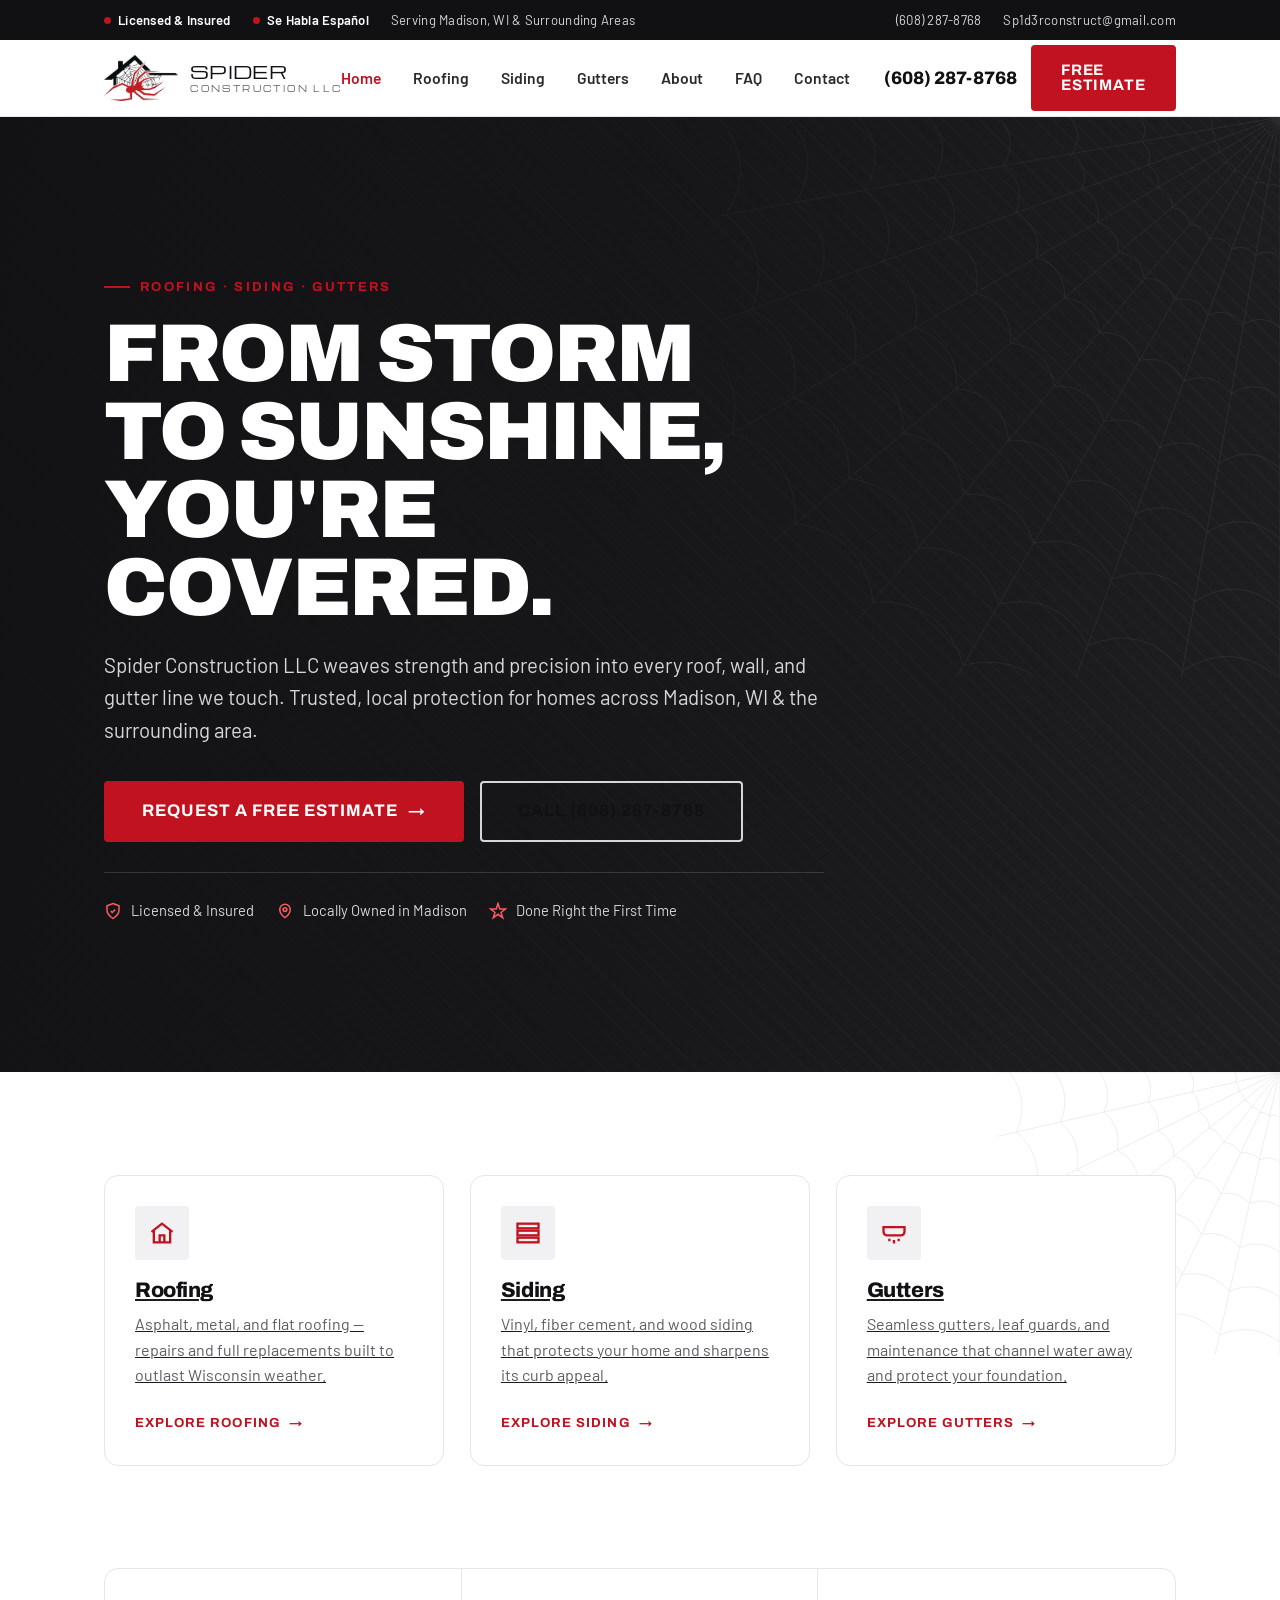
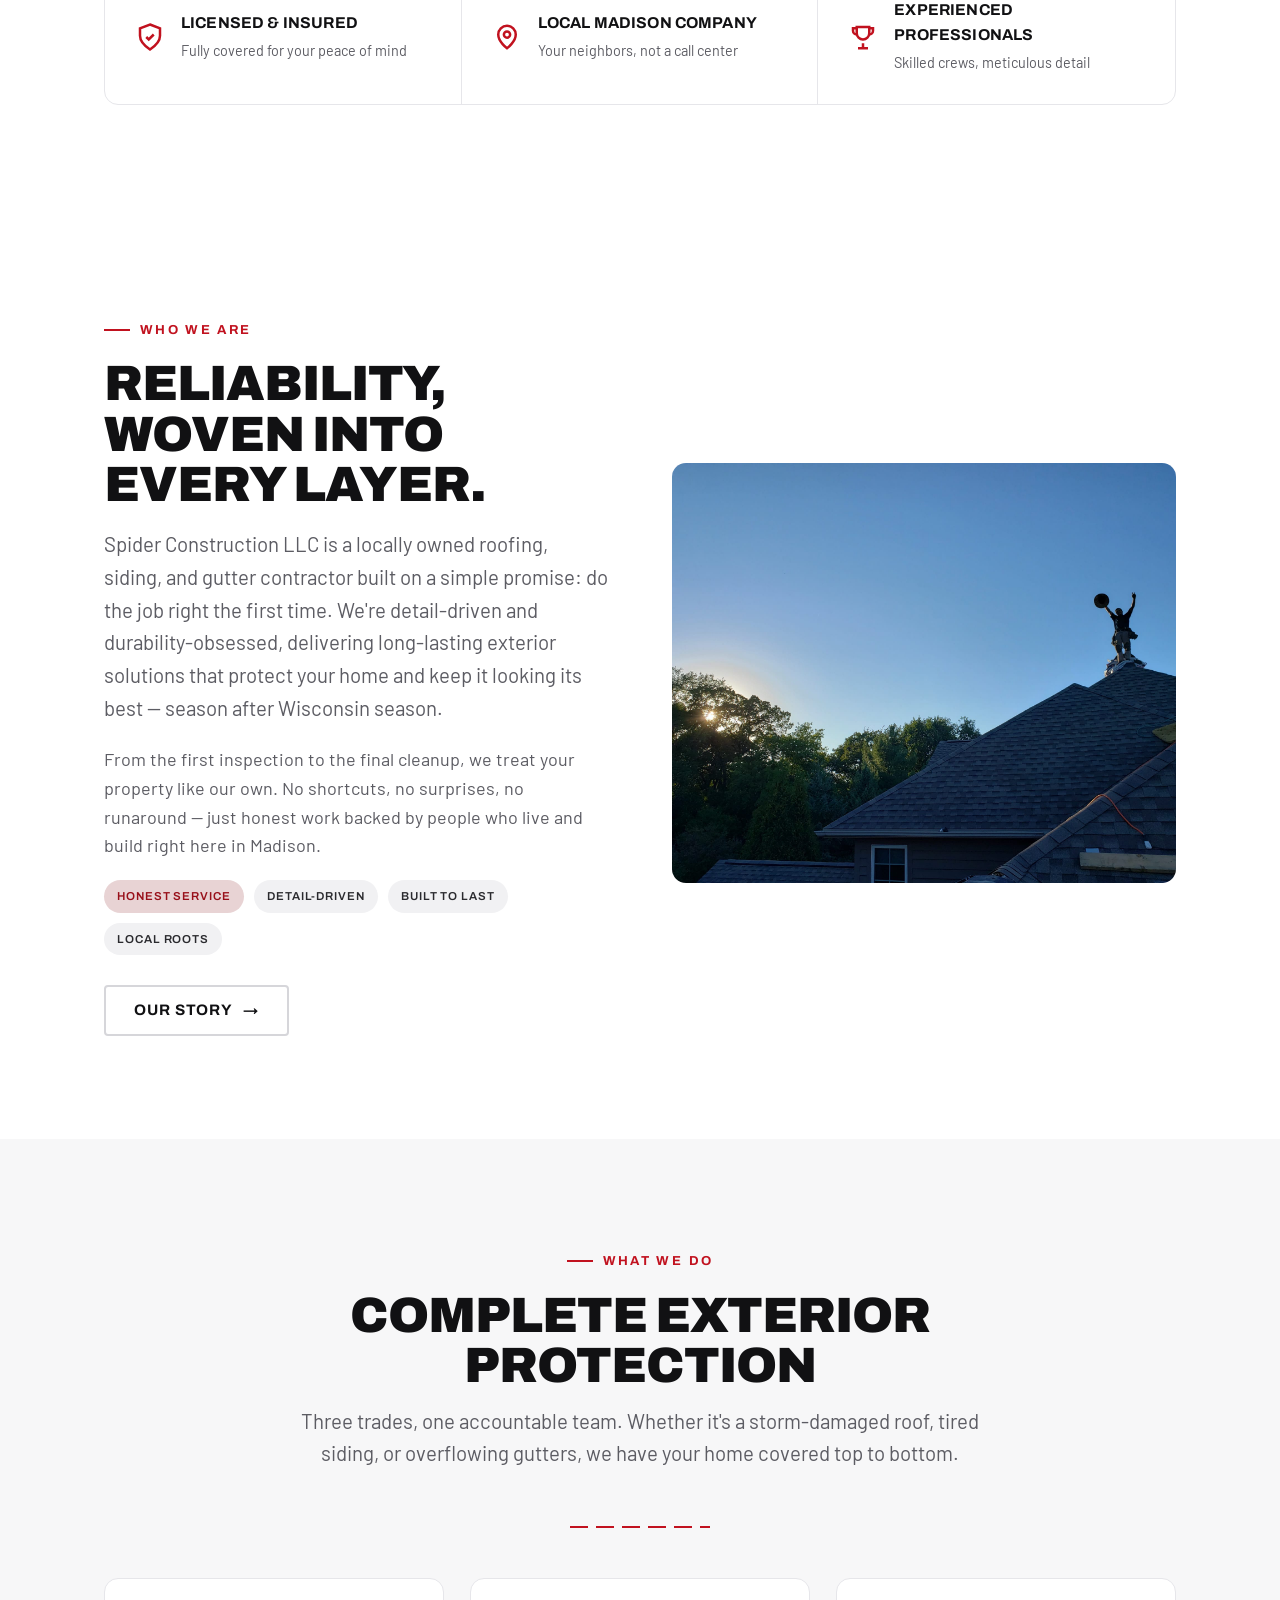
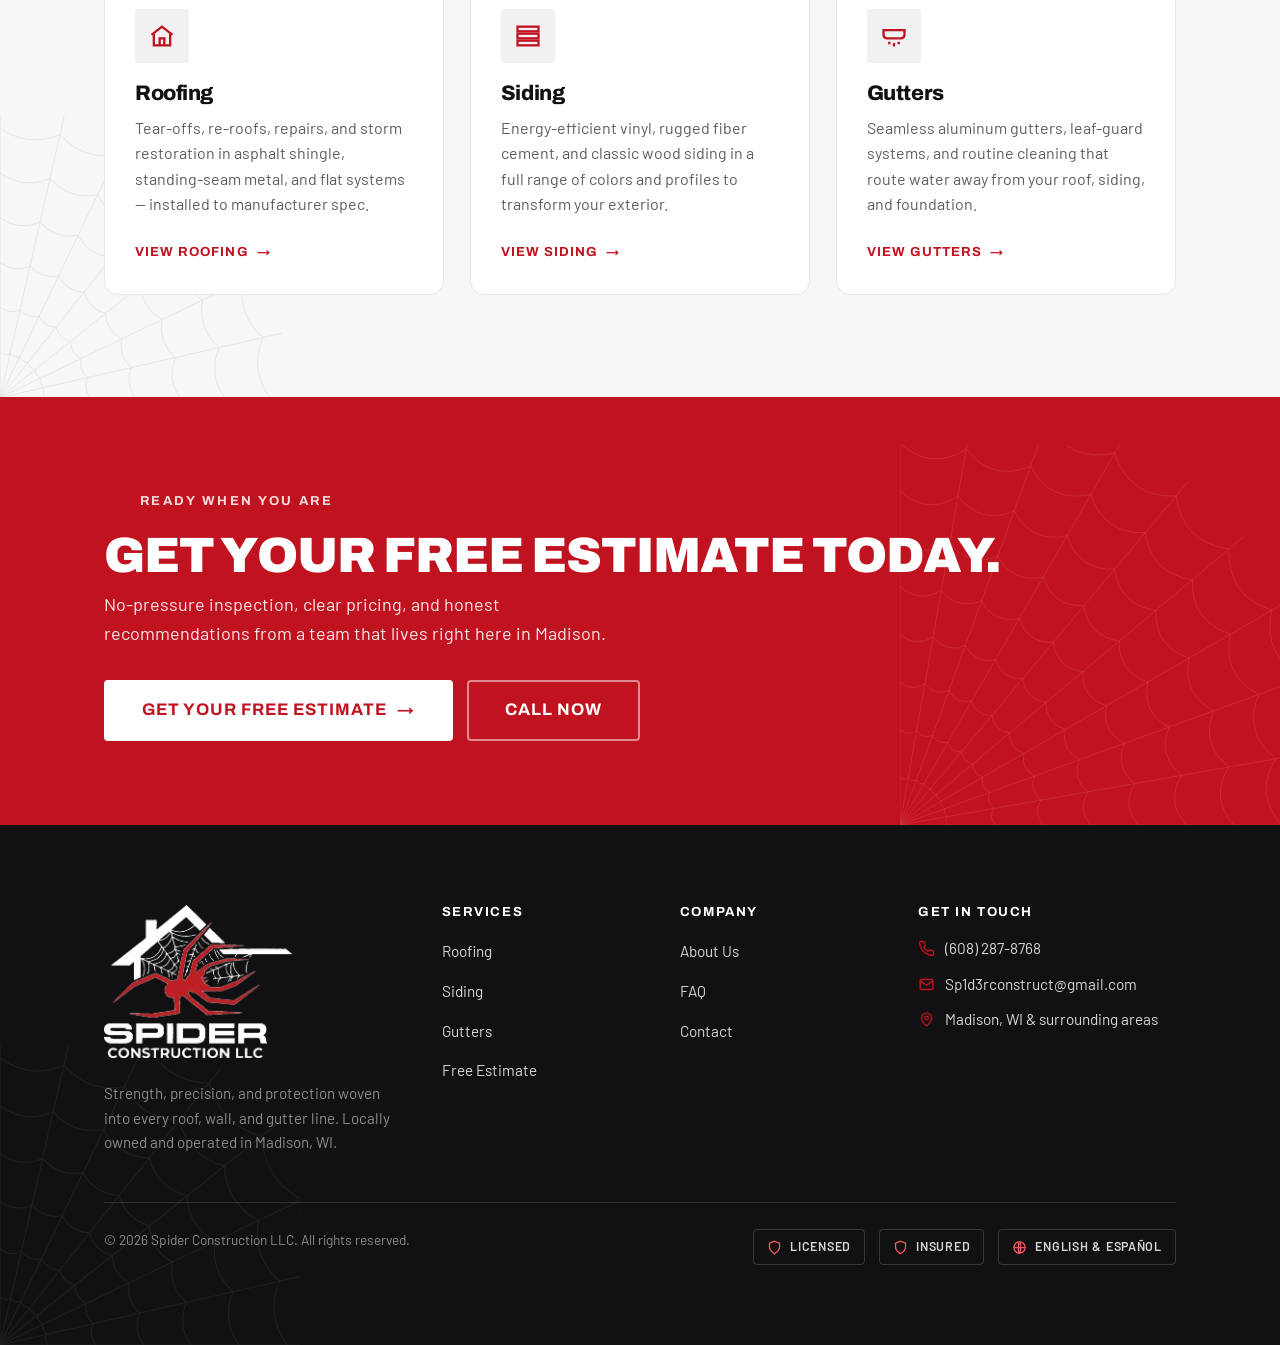
<file: index.html>
<!DOCTYPE html>
<html lang="en">
<head>
<meta charset="UTF-8">
<meta name="viewport" content="width=device-width, initial-scale=1.0">
<title>Spider Construction LLC | Roofing, Siding &amp; Gutters in Madison, WI</title>
<meta name="description" content="Spider Construction LLC is a locally owned roofing, siding, and gutter contractor serving Madison, WI and surrounding areas. Licensed &amp; insured. Get a free estimate: (608) 287-8768.">
<meta name="keywords" content="roofing Madison WI, roof replacement Madison, siding contractor Madison WI, gutter installation Madison, roofing company near me">
<link rel="preconnect" href="https://fonts.googleapis.com">
<link rel="preconnect" href="https://fonts.gstatic.com" crossorigin>
<link rel="stylesheet" href="styles.css">
<link rel="icon" href="assets/logo/favicon.svg" type="image/svg+xml">
<script type="application/ld+json">
{
  "@context": "https://schema.org",
  "@type": "RoofingContractor",
  "name": "Spider Construction LLC",
  "image": "",
  "telephone": "+1-608-287-8768",
  "email": "Sp1d3rconstruct@gmail.com",
  "areaServed": "Madison, WI and surrounding areas",
  "description": "Locally owned roofing, siding, and gutter contractor serving Madison, Wisconsin. Licensed and insured.",
  "address": { "@type": "PostalAddress", "addressLocality": "Madison", "addressRegion": "WI", "addressCountry": "US" },
  "makesOffer": ["Roofing", "Siding", "Gutters"]
}
</script>
</head>
<body>

<!-- ============ TOP BAR ============ -->
<div class="topbar">
  <div class="container">
    <div class="topbar__group">
      <span class="badge">Licensed &amp; Insured</span>
      <span class="badge">Se Habla Español</span>
      <span>Serving Madison, WI &amp; Surrounding Areas</span>
    </div>
    <div class="topbar__group">
      <a href="tel:+16082878768">(608)&nbsp;287-8768</a>
      <a href="mailto:Sp1d3rconstruct@gmail.com">Sp1d3rconstruct@gmail.com</a>
    </div>
  </div>
</div>

<!-- ============ HEADER ============ -->
<header class="site-header">
  <div class="container">
    <a class="brand" href="index.html" aria-label="Spider Construction LLC home">
      <img class="brand__logo" src="assets/logo/emblem-dark.png" alt="Spider Construction LLC roofing logo">
      <span class="brand__name"><b>SPIDER</b><small>CONSTRUCTION&nbsp;LLC</small></span>
    </a>
    <nav class="nav" aria-label="Primary">
      <a href="index.html" class="active">Home</a>
      <a href="roofing.html">Roofing</a>
      <a href="siding.html">Siding</a>
      <a href="gutters.html">Gutters</a>
      <a href="about.html">About</a>
      <a href="faq.html">FAQ</a>
      <a href="contact.html">Contact</a>
    </nav>
    <div class="header-cta">
      <a href="tel:+16082878768" class="header-phone">(608)&nbsp;287-8768</a>
      <a href="estimate.html" class="btn">Free Estimate</a>
      <button class="nav-toggle" aria-label="Open menu" aria-expanded="false">
        <svg viewBox="0 0 24 24" fill="none" stroke="currentColor" stroke-width="2.2"><path d="M3 6h18M3 12h18M3 18h18"/></svg>
      </button>
    </div>
  </div>
</header>

<!-- ============ HERO ============ -->
<section class="hero hero--home">
  <div class="hero__bg"></div>
  <img class="hero__web" src="assets/web-hero.svg" alt="">
  <div class="hero__overlay"></div>
  <div class="container">
    <div class="hero__inner">
      <div class="kicker">Roofing &middot; Siding &middot; Gutters</div>
      <h1 class="display">From Storm to Sunshine,<br>You're Covered.</h1>
      <p class="lead">Spider Construction LLC weaves strength and precision into every roof, wall, and gutter line we touch. Trusted, local protection for homes across Madison, WI &amp; the surrounding area.</p>
      <div class="hero__cta">
        <a href="estimate.html" class="btn btn--lg">Request a Free Estimate <span class="arrow">&rarr;</span></a>
        <a href="tel:+16082878768" class="btn btn--ghost btn--lg">Call (608) 287-8768</a>
      </div>
      <div class="hero__note">
        <div><svg viewBox="0 0 24 24" fill="none" stroke="currentColor" stroke-width="2"><path d="M12 2l8 3v6c0 5-3.5 8-8 11-4.5-3-8-6-8-11V5z"/><path d="M9 12l2 2 4-4"/></svg>Licensed &amp; Insured</div>
        <div><svg viewBox="0 0 24 24" fill="none" stroke="currentColor" stroke-width="2"><path d="M12 21s-7-5.2-7-11a7 7 0 0114 0c0 5.8-7 11-7 11z"/><circle cx="12" cy="10" r="2.5"/></svg>Locally Owned in Madison</div>
        <div><svg viewBox="0 0 24 24" fill="none" stroke="currentColor" stroke-width="2"><path d="M12 2l2.4 7.4H22l-6 4.5 2.3 7.1-6.3-4.6L5.7 21 8 14 2 9.4h7.6z"/></svg>Done Right the First Time</div>
      </div>
    </div>
  </div>
</section>

<!-- ============ QUICK LINKS ============ -->
<section class="section">
  <img class="web-corner web-corner--tr" src="assets/web-corner.svg" alt="">
  <div class="container">
    <div class="grid grid--3">
      <a href="roofing.html" class="card anim-up">
        <span class="card__accent"></span>
        <span class="card__icon"><svg viewBox="0 0 24 24" fill="none" stroke="currentColor" stroke-width="2"><path d="M3 11l9-7 9 7"/><path d="M5 10v10h14V10"/><path d="M10 20v-6h4v6"/></svg></span>
        <h3>Roofing</h3>
        <p>Asphalt, metal, and flat roofing — repairs and full replacements built to outlast Wisconsin weather.</p>
        <span class="card__link">Explore Roofing <span class="arrow">&rarr;</span></span>
      </a>
      <a href="siding.html" class="card anim-up">
        <span class="card__accent"></span>
        <span class="card__icon"><svg viewBox="0 0 24 24" fill="none" stroke="currentColor" stroke-width="2"><rect x="3" y="4" width="18" height="4"/><rect x="3" y="10" width="18" height="4"/><rect x="3" y="16" width="18" height="4"/></svg></span>
        <h3>Siding</h3>
        <p>Vinyl, fiber cement, and wood siding that protects your home and sharpens its curb appeal.</p>
        <span class="card__link">Explore Siding <span class="arrow">&rarr;</span></span>
      </a>
      <a href="gutters.html" class="card anim-up">
        <span class="card__accent"></span>
        <span class="card__icon"><svg viewBox="0 0 24 24" fill="none" stroke="currentColor" stroke-width="2"><path d="M3 7h18v4a3 3 0 01-3 3H6a3 3 0 01-3-3z"/><path d="M8 17v2M16 17v2M12 18v3"/></svg></span>
        <h3>Gutters</h3>
        <p>Seamless gutters, leaf guards, and maintenance that channel water away and protect your foundation.</p>
        <span class="card__link">Explore Gutters <span class="arrow">&rarr;</span></span>
      </a>
    </div>
  </div>
</section>

<!-- ============ TRUST STRIP ============ -->
<section class="section section--gray" style="padding-top:0; background:#fff;">
  <div class="container">
    <div class="trust anim-up">
      <div class="trust__item">
        <svg viewBox="0 0 24 24" fill="none" stroke="currentColor" stroke-width="2"><path d="M12 2l8 3v6c0 5-3.5 8-8 11-4.5-3-8-6-8-11V5z"/><path d="M9 12l2 2 4-4"/></svg>
        <div><strong>Licensed &amp; Insured</strong><span>Fully covered for your peace of mind</span></div>
      </div>
      <div class="trust__item">
        <svg viewBox="0 0 24 24" fill="none" stroke="currentColor" stroke-width="2"><path d="M12 21s-7-5.2-7-11a7 7 0 0114 0c0 5.8-7 11-7 11z"/><circle cx="12" cy="10" r="2.5"/></svg>
        <div><strong>Local Madison Company</strong><span>Your neighbors, not a call center</span></div>
      </div>
      <div class="trust__item">
        <svg viewBox="0 0 24 24" fill="none" stroke="currentColor" stroke-width="2"><path d="M8 21h8M12 17v4"/><path d="M7 4h10v5a5 5 0 01-10 0z"/><path d="M17 5h3v2a3 3 0 01-3 3M7 5H4v2a3 3 0 003 3"/></svg>
        <div><strong>Experienced Professionals</strong><span>Skilled crews, meticulous detail</span></div>
      </div>
    </div>
  </div>
</section>

<!-- ============ INTRO ============ -->
<section class="section">
  <div class="container">
    <div class="split">
      <div class="anim-up">
        <div class="kicker">Who We Are</div>
        <h2 class="h2">Reliability, woven into<br>every layer.</h2>
        <p class="lead" style="margin-top:18px;">Spider Construction LLC is a locally owned roofing, siding, and gutter contractor built on a simple promise: do the job right the first time. We're detail-driven and durability-obsessed, delivering long-lasting exterior solutions that protect your home and keep it looking its best — season after Wisconsin season.</p>
        <p class="muted">From the first inspection to the final cleanup, we treat your property like our own. No shortcuts, no surprises, no runaround — just honest work backed by people who live and build right here in Madison.</p>
        <div class="tag-row">
          <span class="tag tag--red">Honest Service</span>
          <span class="tag">Detail-Driven</span>
          <span class="tag">Built to Last</span>
          <span class="tag">Local Roots</span>
        </div>
        <div style="margin-top:30px;"><a href="about.html" class="btn btn--ghost">Our Story <span class="arrow">&rarr;</span></a></div>
      </div>
      <div class="split__media anim-up">
        <img src="assets/photos/who-we-are.jpg" alt="Spider Construction roofer atop a freshly shingled roof at sunset, arms raised, in the Madison, WI area" style="width:100%;height:100%;min-height:420px;object-fit:cover;border-radius:var(--r-lg);display:block;">
      </div>
    </div>
  </div>
</section>

<!-- ============ SERVICE PREVIEW ============ -->
<section class="section section--gray">
  <img class="web-corner web-corner--bl" src="assets/web-corner.svg" alt="">
  <div class="container">
    <div class="section__head center mx-auto anim-up">
      <div class="kicker" style="justify-content:center;">What We Do</div>
      <h2 class="h2">Complete exterior protection</h2>
      <p class="lead mx-auto" style="margin-top:14px;">Three trades, one accountable team. Whether it's a storm-damaged roof, tired siding, or overflowing gutters, we have your home covered top to bottom.</p>
    </div>
    <hr class="web-divider web-divider--red" style="max-width:140px;margin:0 auto 50px;">
    <div class="grid grid--3">
      <div class="card anim-up">
        <span class="card__icon"><svg viewBox="0 0 24 24" fill="none" stroke="currentColor" stroke-width="2"><path d="M3 11l9-7 9 7"/><path d="M5 10v10h14V10"/><path d="M10 20v-6h4v6"/></svg></span>
        <h3>Roofing</h3>
        <p>Tear-offs, re-roofs, repairs, and storm restoration in asphalt shingle, standing-seam metal, and flat systems — installed to manufacturer spec.</p>
        <a href="roofing.html" class="card__link">View Roofing <span class="arrow">&rarr;</span></a>
      </div>
      <div class="card anim-up">
        <span class="card__icon"><svg viewBox="0 0 24 24" fill="none" stroke="currentColor" stroke-width="2"><rect x="3" y="4" width="18" height="4"/><rect x="3" y="10" width="18" height="4"/><rect x="3" y="16" width="18" height="4"/></svg></span>
        <h3>Siding</h3>
        <p>Energy-efficient vinyl, rugged fiber cement, and classic wood siding in a full range of colors and profiles to transform your exterior.</p>
        <a href="siding.html" class="card__link">View Siding <span class="arrow">&rarr;</span></a>
      </div>
      <div class="card anim-up">
        <span class="card__icon"><svg viewBox="0 0 24 24" fill="none" stroke="currentColor" stroke-width="2"><path d="M3 7h18v4a3 3 0 01-3 3H6a3 3 0 01-3-3z"/><path d="M8 17v2M16 17v2M12 18v3"/></svg></span>
        <h3>Gutters</h3>
        <p>Seamless aluminum gutters, leaf-guard systems, and routine cleaning that route water away from your roof, siding, and foundation.</p>
        <a href="gutters.html" class="card__link">View Gutters <span class="arrow">&rarr;</span></a>
      </div>
    </div>
  </div>
</section>

<!-- ============ BOTTOM CTA ============ -->
<section class="cta-band">
  <img class="cta-band__web" src="assets/web-hero.svg" alt="">
  <div class="container">
    <div>
      <div class="kicker" style="color:rgba(255,255,255,.85);">Ready When You Are</div>
      <h2 class="h2">Get your free estimate today.</h2>
      <p>No-pressure inspection, clear pricing, and honest recommendations from a team that lives right here in Madison.</p>
    </div>
    <div style="display:flex;gap:14px;flex-wrap:wrap;">
      <a href="estimate.html" class="btn btn--light btn--lg">Get Your Free Estimate <span class="arrow">&rarr;</span></a>
      <a href="tel:+16082878768" class="btn btn--ghost btn--lg" style="border-color:rgba(255,255,255,.5);color:#fff;">Call Now</a>
    </div>
  </div>
</section>

<!-- ============ FOOTER ============ -->
<footer class="site-footer">
  <img class="site-footer__web" src="assets/web-corner.svg" alt="">
  <div class="container">
    <div class="footer-grid">
      <div class="footer-brand">
        <a class="brand" href="index.html">
          <img class="brand__logo brand__logo--full" src="assets/logo/logo-full-light.png" alt="Spider Construction LLC roofing, siding and gutters">
        </a>
        <p class="footer-about">Strength, precision, and protection woven into every roof, wall, and gutter line. Locally owned and operated in Madison, WI.</p>
      </div>
      <div>
        <h5>Services</h5>
        <ul>
          <li><a href="roofing.html">Roofing</a></li>
          <li><a href="siding.html">Siding</a></li>
          <li><a href="gutters.html">Gutters</a></li>
          <li><a href="estimate.html">Free Estimate</a></li>
        </ul>
      </div>
      <div>
        <h5>Company</h5>
        <ul>
          <li><a href="about.html">About Us</a></li>
          
          <li><a href="faq.html">FAQ</a></li>
          <li><a href="contact.html">Contact</a></li>
        </ul>
      </div>
      <div>
        <h5>Get In Touch</h5>
        <ul class="footer-contact">
          <li><svg viewBox="0 0 24 24" fill="none" stroke="currentColor" stroke-width="2"><path d="M22 16.9v3a2 2 0 01-2.2 2 19.8 19.8 0 01-8.6-3 19.5 19.5 0 01-6-6 19.8 19.8 0 01-3-8.6A2 2 0 014.1 2h3a2 2 0 012 1.7c.1 1 .4 1.9.7 2.8a2 2 0 01-.5 2.1L8.1 9.9a16 16 0 006 6l1.3-1.2a2 2 0 012.1-.5c.9.3 1.8.6 2.8.7a2 2 0 011.7 2z"/></svg><a href="tel:+16082878768">(608) 287-8768</a></li>
          <li><svg viewBox="0 0 24 24" fill="none" stroke="currentColor" stroke-width="2"><rect x="3" y="5" width="18" height="14" rx="2"/><path d="M3 7l9 6 9-6"/></svg><a href="mailto:Sp1d3rconstruct@gmail.com">Sp1d3rconstruct@gmail.com</a></li>
          <li><svg viewBox="0 0 24 24" fill="none" stroke="currentColor" stroke-width="2"><path d="M12 21s-7-5.2-7-11a7 7 0 0114 0c0 5.8-7 11-7 11z"/><circle cx="12" cy="10" r="2.5"/></svg><span>Madison, WI &amp; surrounding areas</span></li>
        </ul>
      </div>
    </div>
    <div class="footer-bottom">
      <span>&copy; <span data-year>2026</span> Spider Construction LLC. All rights reserved.</span>
      <div class="footer-badges">
        <span class="footer-badge"><svg viewBox="0 0 24 24" fill="none" stroke="currentColor" stroke-width="2"><path d="M12 2l8 3v6c0 5-3.5 8-8 11-4.5-3-8-6-8-11V5z"/></svg>Licensed</span>
        <span class="footer-badge"><svg viewBox="0 0 24 24" fill="none" stroke="currentColor" stroke-width="2"><path d="M12 2l8 3v6c0 5-3.5 8-8 11-4.5-3-8-6-8-11V5z"/></svg>Insured</span>
        <span class="footer-badge"><svg viewBox="0 0 24 24" fill="none" stroke="currentColor" stroke-width="2"><circle cx="12" cy="12" r="9"/><path d="M3 12h18M12 3c2.5 2.6 2.5 15.4 0 18M12 3c-2.5 2.6-2.5 15.4 0 18"/></svg>English &amp; Español</span>
      </div>
    </div>
  </div>
</footer>

<script src="site.js"></script>
</body>
</html>
</file>
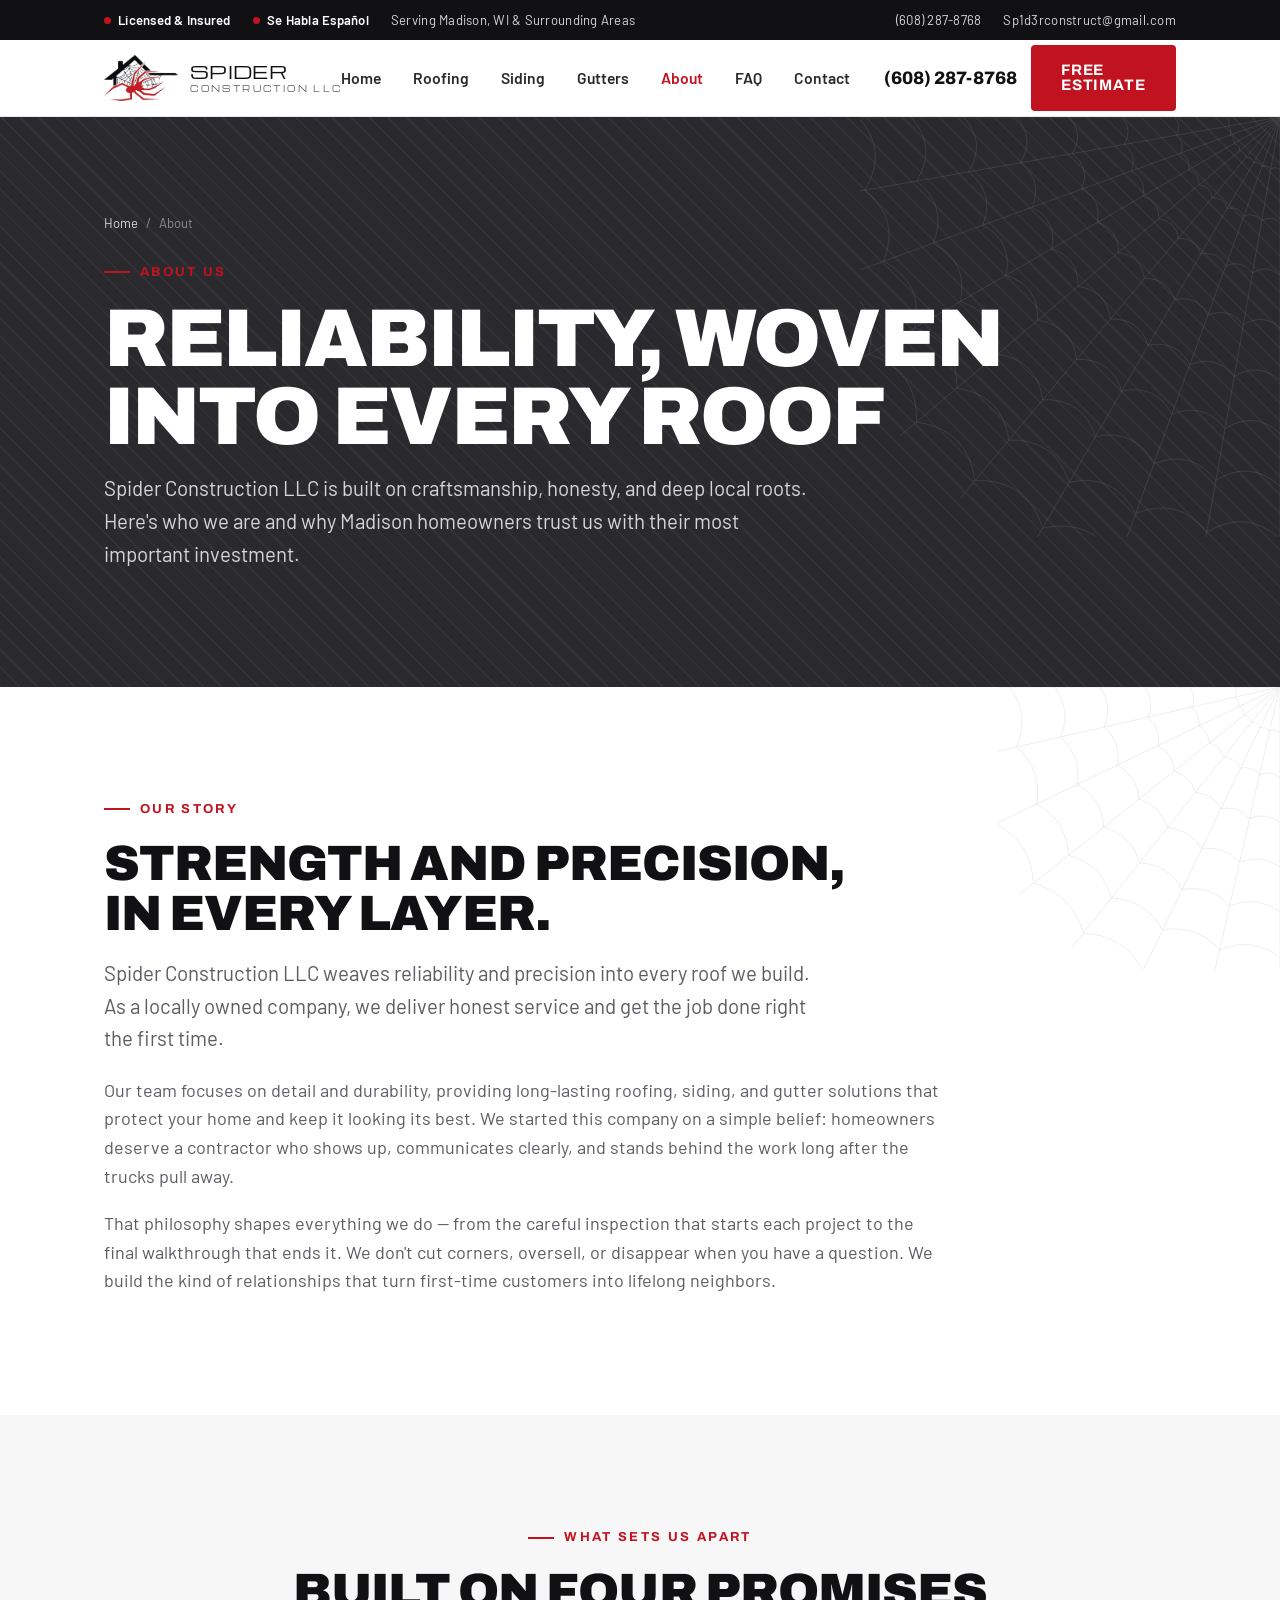
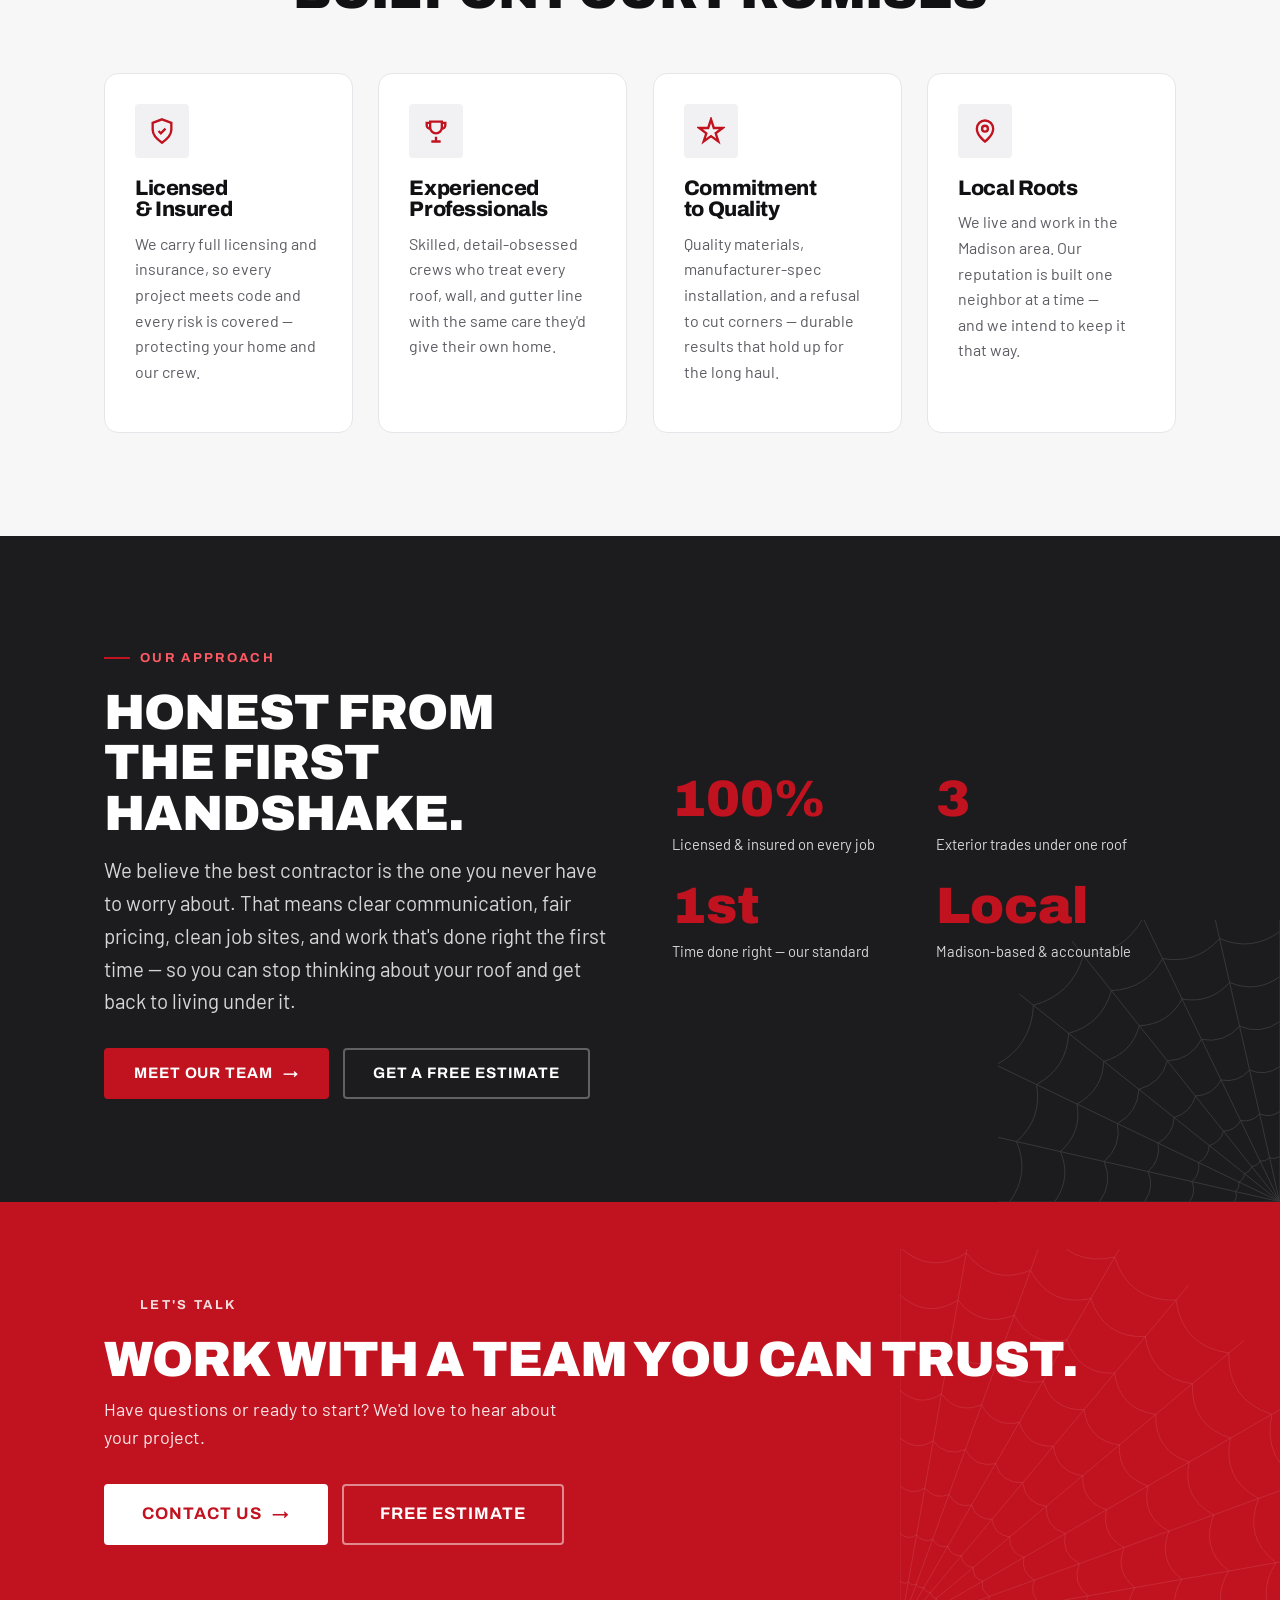
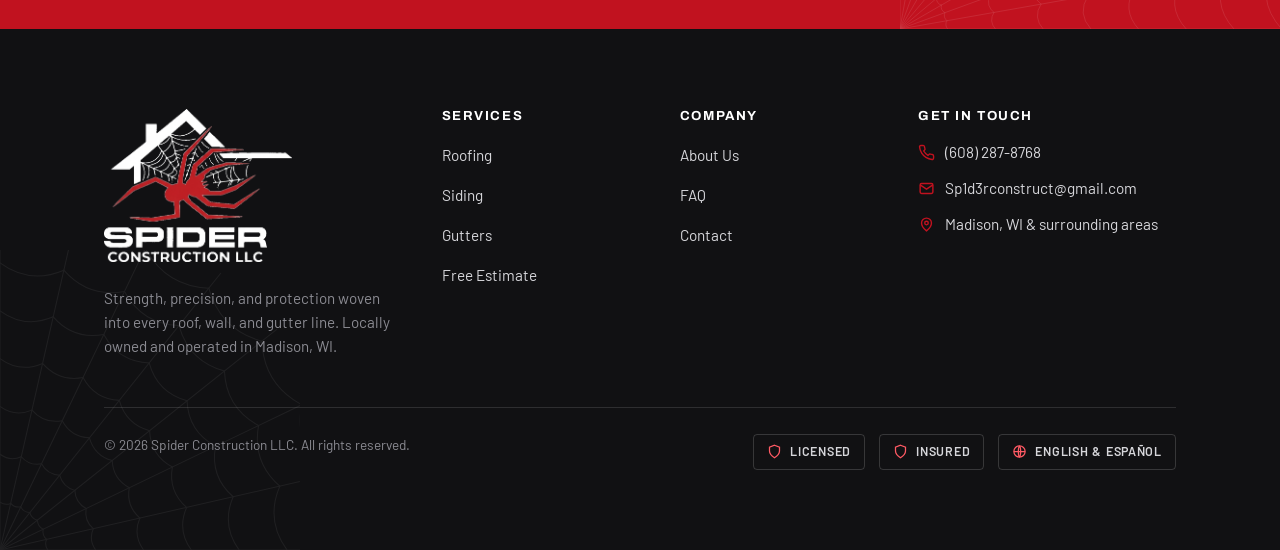
<file: about.html>
<!DOCTYPE html>
<html lang="en">
<head>
<meta charset="UTF-8">
<meta name="viewport" content="width=device-width, initial-scale=1.0">
<title>About Spider Construction LLC | Locally Owned Roofing in Madison, WI</title>
<meta name="description" content="Spider Construction LLC weaves reliability and precision into every roof we build. Learn about our locally owned, licensed and insured roofing, siding, and gutter team serving Madison, WI.">
<meta name="keywords" content="about Spider Construction, local roofing company Madison WI, licensed insured roofer Madison, family owned roofing contractor Wisconsin">
<link rel="preconnect" href="https://fonts.googleapis.com">
<link rel="preconnect" href="https://fonts.gstatic.com" crossorigin>
<link rel="stylesheet" href="styles.css">
<link rel="icon" href="assets/logo/favicon.svg" type="image/svg+xml">
</head>
<body>

<div class="topbar">
  <div class="container">
    <div class="topbar__group">
      <span class="badge">Licensed &amp; Insured</span>
      <span class="badge">Se Habla Español</span>
      <span>Serving Madison, WI &amp; Surrounding Areas</span>
    </div>
    <div class="topbar__group">
      <a href="tel:+16082878768">(608)&nbsp;287-8768</a>
      <a href="mailto:Sp1d3rconstruct@gmail.com">Sp1d3rconstruct@gmail.com</a>
    </div>
  </div>
</div>

<header class="site-header">
  <div class="container">
    <a class="brand" href="index.html" aria-label="Spider Construction LLC home">
      <img class="brand__logo" src="assets/logo/emblem-dark.png" alt="Spider Construction LLC roofing logo">
      <span class="brand__name"><b>SPIDER</b><small>CONSTRUCTION&nbsp;LLC</small></span>
    </a>
    <nav class="nav" aria-label="Primary">
      <a href="index.html">Home</a>
      <a href="roofing.html">Roofing</a>
      <a href="siding.html">Siding</a>
      <a href="gutters.html">Gutters</a>
      <a href="about.html" class="active">About</a>
      <a href="faq.html">FAQ</a>
      <a href="contact.html">Contact</a>
    </nav>
    <div class="header-cta">
      <a href="tel:+16082878768" class="header-phone">(608)&nbsp;287-8768</a>
      <a href="estimate.html" class="btn">Free Estimate</a>
      <button class="nav-toggle" aria-label="Open menu" aria-expanded="false">
        <svg viewBox="0 0 24 24" fill="none" stroke="currentColor" stroke-width="2.2"><path d="M3 6h18M3 12h18M3 18h18"/></svg>
      </button>
    </div>
  </div>
</header>

<section class="pagehero">
  <div class="pagehero__bg"></div>
  <img class="pagehero__web" src="assets/web-hero.svg" alt="">
  <div class="container">
    <div class="breadcrumb"><a href="index.html">Home</a> <span>/</span> <span>About</span></div>
    <div class="kicker">About Us</div>
    <h1 class="display" style="max-width:18ch;">Reliability, Woven Into Every Roof</h1>
    <p class="lead">Spider Construction LLC is built on craftsmanship, honesty, and deep local roots. Here's who we are and why Madison homeowners trust us with their most important investment.</p>
  </div>
</section>

<!-- STORY -->
<section class="section">
  <img class="web-corner web-corner--tr" src="assets/web-corner.svg" alt="">
  <div class="container">
    <div class="split" style="display:block;max-width:840px;">
      <div class="anim-up">
        <div class="kicker">Our Story</div>
        <h2 class="h2">Strength and precision,<br>in every layer.</h2>
        <p class="lead" style="margin-top:18px;">Spider Construction LLC weaves reliability and precision into every roof we build. As a locally owned company, we deliver honest service and get the job done right the first time.</p>
        <p class="muted">Our team focuses on detail and durability, providing long-lasting roofing, siding, and gutter solutions that protect your home and keep it looking its best. We started this company on a simple belief: homeowners deserve a contractor who shows up, communicates clearly, and stands behind the work long after the trucks pull away.</p>
        <p class="muted">That philosophy shapes everything we do — from the careful inspection that starts each project to the final walkthrough that ends it. We don't cut corners, oversell, or disappear when you have a question. We build the kind of relationships that turn first-time customers into lifelong neighbors.</p>
      </div>
    </div>
  </div>
</section>

<!-- VALUES -->
<section class="section section--gray">
  <div class="container">
    <div class="section__head center mx-auto anim-up">
      <div class="kicker" style="justify-content:center;">What Sets Us Apart</div>
      <h2 class="h2">Built on four promises</h2>
    </div>
    <div class="grid grid--4">
      <div class="card anim-up"><span class="card__accent"></span>
        <span class="card__icon"><svg viewBox="0 0 24 24" fill="none" stroke="currentColor" stroke-width="2"><path d="M12 2l8 3v6c0 5-3.5 8-8 11-4.5-3-8-6-8-11V5z"/><path d="M9 12l2 2 4-4"/></svg></span>
        <h3>Licensed &amp; Insured</h3>
        <p>We carry full licensing and insurance, so every project meets code and every risk is covered — protecting your home and our crew.</p>
      </div>
      <div class="card anim-up"><span class="card__accent"></span>
        <span class="card__icon"><svg viewBox="0 0 24 24" fill="none" stroke="currentColor" stroke-width="2"><path d="M8 21h8M12 17v4"/><path d="M7 4h10v5a5 5 0 01-10 0z"/><path d="M17 5h3v2a3 3 0 01-3 3M7 5H4v2a3 3 0 003 3"/></svg></span>
        <h3>Experienced Professionals</h3>
        <p>Skilled, detail-obsessed crews who treat every roof, wall, and gutter line with the same care they'd give their own home.</p>
      </div>
      <div class="card anim-up"><span class="card__accent"></span>
        <span class="card__icon"><svg viewBox="0 0 24 24" fill="none" stroke="currentColor" stroke-width="2"><path d="M12 2l2.4 7.4H22l-6 4.5 2.3 7.1-6.3-4.6L5.7 21 8 14 2 9.4h7.6z"/></svg></span>
        <h3>Commitment to Quality</h3>
        <p>Quality materials, manufacturer-spec installation, and a refusal to cut corners — durable results that hold up for the long haul.</p>
      </div>
      <div class="card anim-up"><span class="card__accent"></span>
        <span class="card__icon"><svg viewBox="0 0 24 24" fill="none" stroke="currentColor" stroke-width="2"><path d="M12 21s-7-5.2-7-11a7 7 0 0114 0c0 5.8-7 11-7 11z"/><circle cx="12" cy="10" r="2.5"/></svg></span>
        <h3>Local Roots</h3>
        <p>We live and work in the Madison area. Our reputation is built one neighbor at a time — and we intend to keep it that way.</p>
      </div>
    </div>
  </div>
</section>

<!-- APPROACH / numbers -->
<section class="section section--ink">
  <img class="web-corner web-corner--br" src="assets/web-corner.svg" alt="">
  <div class="container">
    <div class="split">
      <div class="anim-up">
        <div class="kicker">Our Approach</div>
        <h2 class="h2">Honest from the first<br>handshake.</h2>
        <p class="lead" style="margin-top:16px;">We believe the best contractor is the one you never have to worry about. That means clear communication, fair pricing, clean job sites, and work that's done right the first time — so you can stop thinking about your roof and get back to living under it.</p>
        <div style="margin-top:30px;display:flex;gap:14px;flex-wrap:wrap;">
          <a href="contact.html" class="btn">Meet Our Team <span class="arrow">&rarr;</span></a>
          <a href="estimate.html" class="btn btn--ghost">Get a Free Estimate</a>
        </div>
      </div>
      <div class="anim-up" style="display:grid;grid-template-columns:1fr 1fr;gap:24px;align-content:center;">
        <div class="stat"><div class="stat__num">100%</div><div class="stat__label">Licensed &amp; insured on every job</div></div>
        <div class="stat"><div class="stat__num">3</div><div class="stat__label">Exterior trades under one roof</div></div>
        <div class="stat"><div class="stat__num">1st</div><div class="stat__label">Time done right — our standard</div></div>
        <div class="stat"><div class="stat__num">Local</div><div class="stat__label">Madison-based &amp; accountable</div></div>
      </div>
    </div>
  </div>
</section>

<!-- CTA -->
<section class="cta-band">
  <img class="cta-band__web" src="assets/web-hero.svg" alt="">
  <div class="container">
    <div>
      <div class="kicker" style="color:rgba(255,255,255,.85);">Let's Talk</div>
      <h2 class="h2">Work with a team you can trust.</h2>
      <p>Have questions or ready to start? We'd love to hear about your project.</p>
    </div>
    <div style="display:flex;gap:14px;flex-wrap:wrap;">
      <a href="contact.html" class="btn btn--light btn--lg">Contact Us <span class="arrow">&rarr;</span></a>
      <a href="estimate.html" class="btn btn--ghost btn--lg" style="border-color:rgba(255,255,255,.5);color:#fff;">Free Estimate</a>
    </div>
  </div>
</section>

<footer class="site-footer">
  <img class="site-footer__web" src="assets/web-corner.svg" alt="">
  <div class="container">
    <div class="footer-grid">
      <div class="footer-brand">
        <a class="brand" href="index.html">
          <img class="brand__logo brand__logo--full" src="assets/logo/logo-full-light.png" alt="Spider Construction LLC roofing, siding and gutters">
        </a>
        <p class="footer-about">Strength, precision, and protection woven into every roof, wall, and gutter line. Locally owned and operated in Madison, WI.</p>
      </div>
      <div><h5>Services</h5><ul><li><a href="roofing.html">Roofing</a></li><li><a href="siding.html">Siding</a></li><li><a href="gutters.html">Gutters</a></li><li><a href="estimate.html">Free Estimate</a></li></ul></div>
      <div><h5>Company</h5><ul><li><a href="about.html">About Us</a></li><li><a href="faq.html">FAQ</a></li><li><a href="contact.html">Contact</a></li></ul></div>
      <div><h5>Get In Touch</h5>
        <ul class="footer-contact">
          <li><svg viewBox="0 0 24 24" fill="none" stroke="currentColor" stroke-width="2"><path d="M22 16.9v3a2 2 0 01-2.2 2 19.8 19.8 0 01-8.6-3 19.5 19.5 0 01-6-6 19.8 19.8 0 01-3-8.6A2 2 0 014.1 2h3a2 2 0 012 1.7c.1 1 .4 1.9.7 2.8a2 2 0 01-.5 2.1L8.1 9.9a16 16 0 006 6l1.3-1.2a2 2 0 012.1-.5c.9.3 1.8.6 2.8.7a2 2 0 011.7 2z"/></svg><a href="tel:+16082878768">(608) 287-8768</a></li>
          <li><svg viewBox="0 0 24 24" fill="none" stroke="currentColor" stroke-width="2"><rect x="3" y="5" width="18" height="14" rx="2"/><path d="M3 7l9 6 9-6"/></svg><a href="mailto:Sp1d3rconstruct@gmail.com">Sp1d3rconstruct@gmail.com</a></li>
          <li><svg viewBox="0 0 24 24" fill="none" stroke="currentColor" stroke-width="2"><path d="M12 21s-7-5.2-7-11a7 7 0 0114 0c0 5.8-7 11-7 11z"/><circle cx="12" cy="10" r="2.5"/></svg><span>Madison, WI &amp; surrounding areas</span></li>
        </ul>
      </div>
    </div>
    <div class="footer-bottom">
      <span>&copy; <span data-year>2026</span> Spider Construction LLC. All rights reserved.</span>
      <div class="footer-badges">
        <span class="footer-badge"><svg viewBox="0 0 24 24" fill="none" stroke="currentColor" stroke-width="2"><path d="M12 2l8 3v6c0 5-3.5 8-8 11-4.5-3-8-6-8-11V5z"/></svg>Licensed</span>
        <span class="footer-badge"><svg viewBox="0 0 24 24" fill="none" stroke="currentColor" stroke-width="2"><path d="M12 2l8 3v6c0 5-3.5 8-8 11-4.5-3-8-6-8-11V5z"/></svg>Insured</span>
        <span class="footer-badge"><svg viewBox="0 0 24 24" fill="none" stroke="currentColor" stroke-width="2"><circle cx="12" cy="12" r="9"/><path d="M3 12h18M12 3c2.5 2.6 2.5 15.4 0 18M12 3c-2.5 2.6-2.5 15.4 0 18"/></svg>English &amp; Español</span>
      </div>
    </div>
  </div>
</footer>

<script src="site.js"></script>
</body>
</html>
</file>
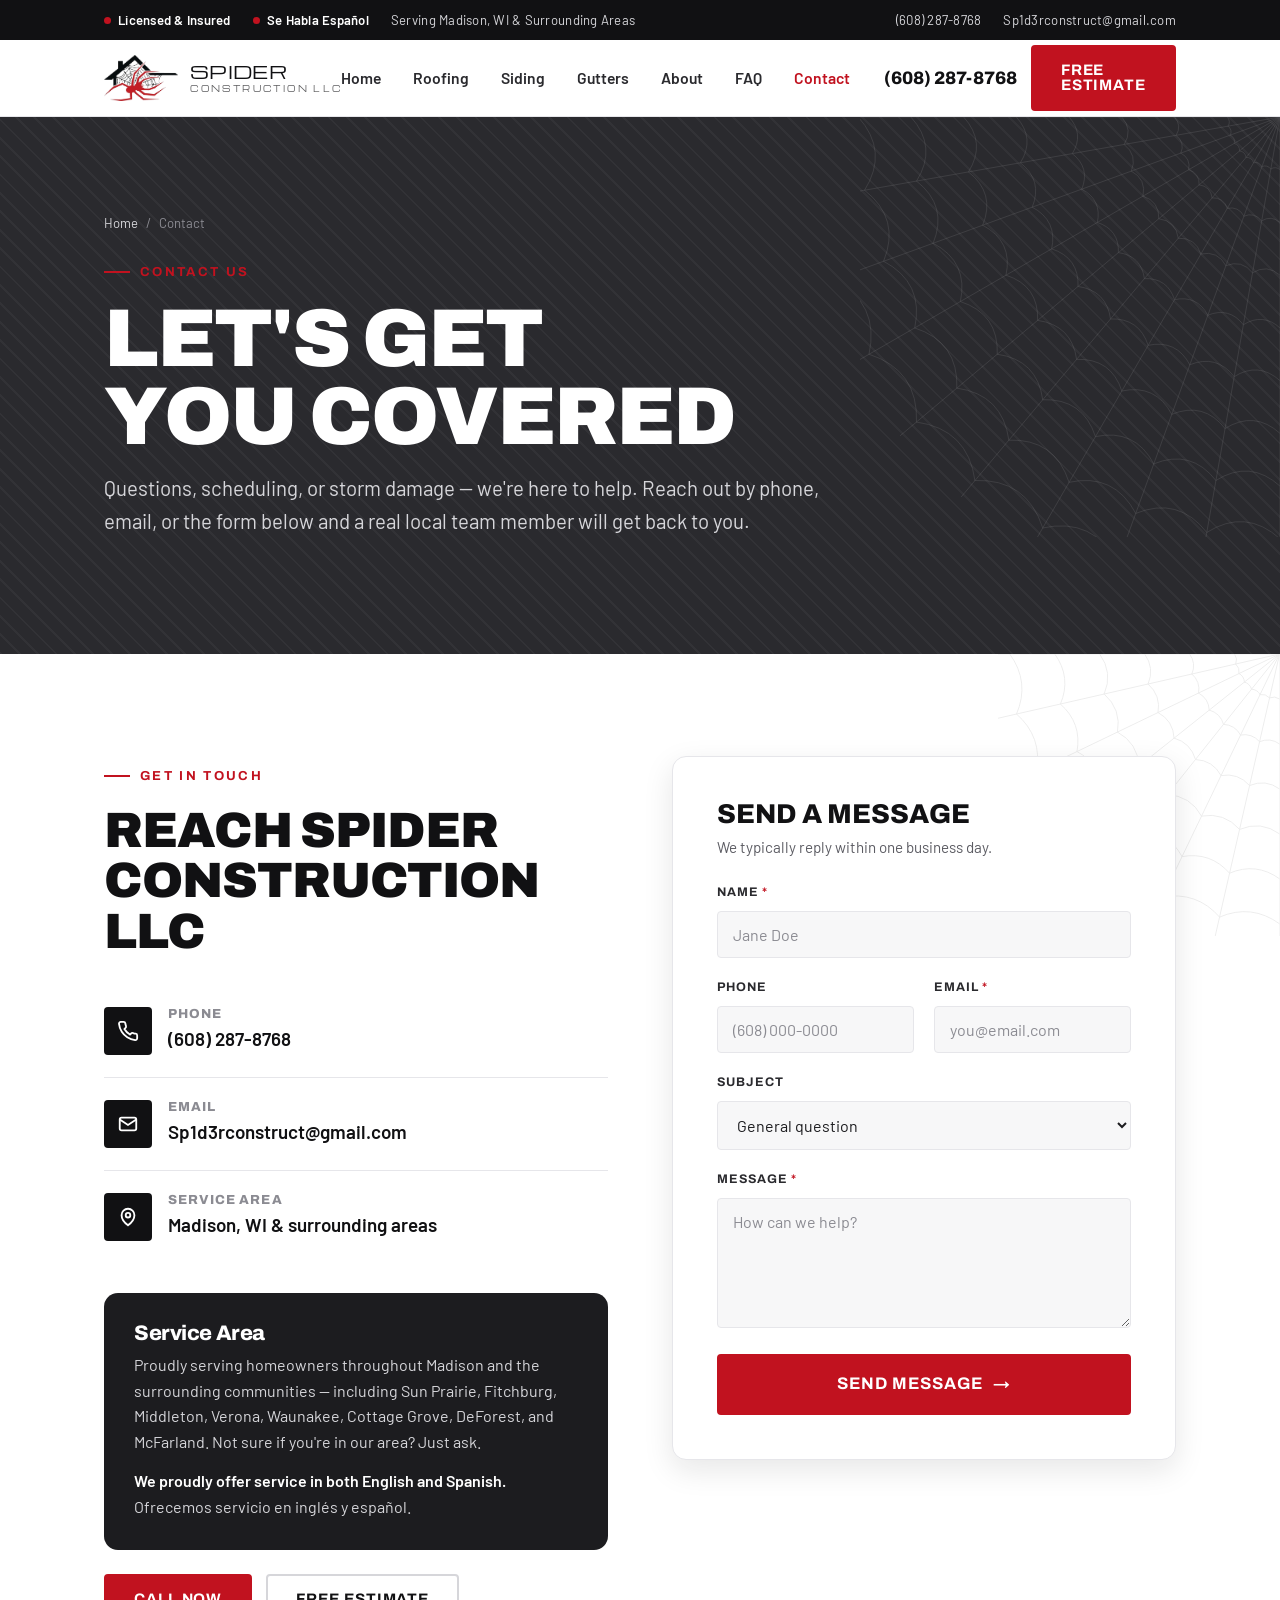
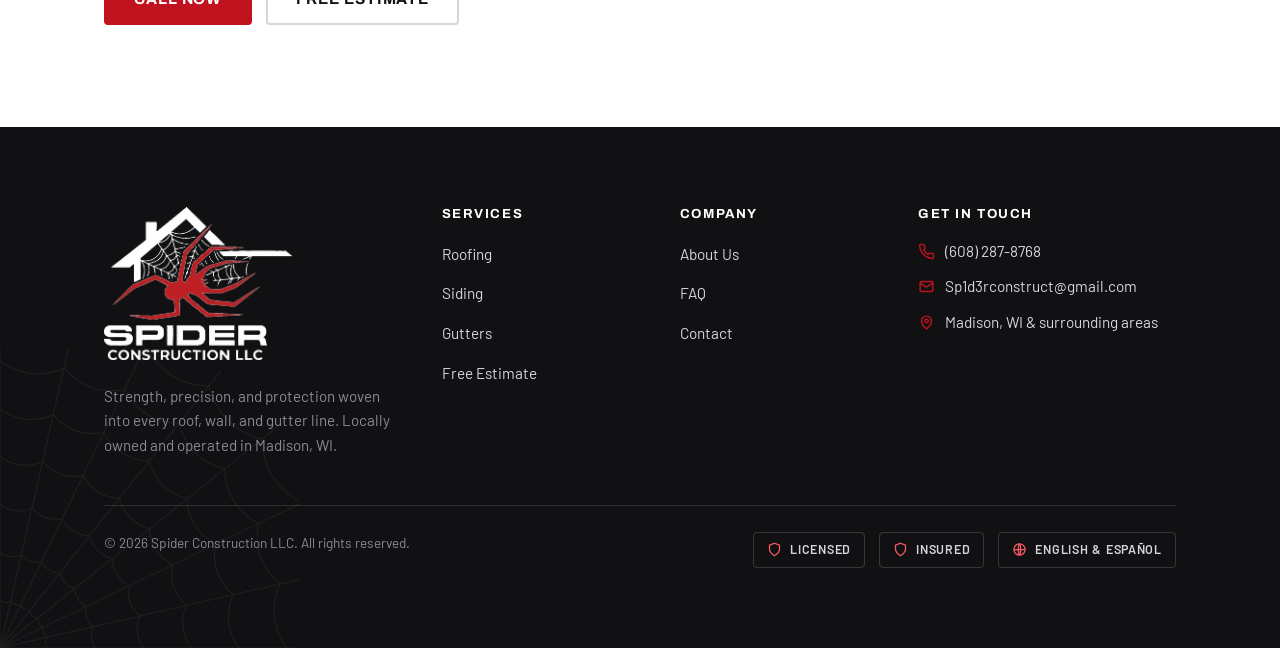
<file: contact.html>
<!DOCTYPE html>
<html lang="en">
<head>
<meta charset="UTF-8">
<meta name="viewport" content="width=device-width, initial-scale=1.0">
<title>Contact Spider Construction LLC | Roofing in Madison, WI | (608) 287-8768</title>
<meta name="description" content="Contact Spider Construction LLC for roofing, siding, and gutter services in Madison, WI. Call (608) 287-8768, email Sp1d3rconstruct@gmail.com, or send us a message.">
<meta name="keywords" content="contact roofer Madison WI, roofing company phone number Madison, Spider Construction contact">
<link rel="preconnect" href="https://fonts.googleapis.com">
<link rel="preconnect" href="https://fonts.gstatic.com" crossorigin>
<link rel="stylesheet" href="styles.css">
<link rel="icon" href="assets/logo/favicon.svg" type="image/svg+xml">
</head>
<body>

<div class="topbar">
  <div class="container">
    <div class="topbar__group">
      <span class="badge">Licensed &amp; Insured</span>
      <span class="badge">Se Habla Español</span>
      <span>Serving Madison, WI &amp; Surrounding Areas</span>
    </div>
    <div class="topbar__group">
      <a href="tel:+16082878768">(608)&nbsp;287-8768</a>
      <a href="mailto:Sp1d3rconstruct@gmail.com">Sp1d3rconstruct@gmail.com</a>
    </div>
  </div>
</div>

<header class="site-header">
  <div class="container">
    <a class="brand" href="index.html" aria-label="Spider Construction LLC home">
      <img class="brand__logo" src="assets/logo/emblem-dark.png" alt="Spider Construction LLC roofing logo">
      <span class="brand__name"><b>SPIDER</b><small>CONSTRUCTION&nbsp;LLC</small></span>
    </a>
    <nav class="nav" aria-label="Primary">
      <a href="index.html">Home</a>
      <a href="roofing.html">Roofing</a>
      <a href="siding.html">Siding</a>
      <a href="gutters.html">Gutters</a>
      <a href="about.html">About</a>
      <a href="faq.html">FAQ</a>
      <a href="contact.html" class="active">Contact</a>
    </nav>
    <div class="header-cta">
      <a href="tel:+16082878768" class="header-phone">(608)&nbsp;287-8768</a>
      <a href="estimate.html" class="btn">Free Estimate</a>
      <button class="nav-toggle" aria-label="Open menu" aria-expanded="false">
        <svg viewBox="0 0 24 24" fill="none" stroke="currentColor" stroke-width="2.2"><path d="M3 6h18M3 12h18M3 18h18"/></svg>
      </button>
    </div>
  </div>
</header>

<section class="pagehero">
  <div class="pagehero__bg"></div>
  <img class="pagehero__web" src="assets/web-hero.svg" alt="">
  <div class="container">
    <div class="breadcrumb"><a href="index.html">Home</a> <span>/</span> <span>Contact</span></div>
    <div class="kicker">Contact Us</div>
    <h1 class="display" style="max-width:14ch;">Let's Get You Covered</h1>
    <p class="lead">Questions, scheduling, or storm damage — we're here to help. Reach out by phone, email, or the form below and a real local team member will get back to you.</p>
  </div>
</section>

<section class="section">
  <img class="web-corner web-corner--tr" src="assets/web-corner.svg" alt="">
  <div class="container">
    <div class="split" style="align-items:flex-start;">
      <!-- CONTACT INFO -->
      <div class="anim-up">
        <div class="kicker">Get In Touch</div>
        <h2 class="h2">Reach Spider<br>Construction LLC</h2>
        <div style="margin-top:28px;">
          <div class="contact-tile">
            <span class="contact-tile__ic"><svg viewBox="0 0 24 24" fill="none" stroke="currentColor" stroke-width="2"><path d="M22 16.9v3a2 2 0 01-2.2 2 19.8 19.8 0 01-8.6-3 19.5 19.5 0 01-6-6 19.8 19.8 0 01-3-8.6A2 2 0 014.1 2h3a2 2 0 012 1.7c.1 1 .4 1.9.7 2.8a2 2 0 01-.5 2.1L8.1 9.9a16 16 0 006 6l1.3-1.2a2 2 0 012.1-.5c.9.3 1.8.6 2.8.7a2 2 0 011.7 2z"/></svg></span>
            <div><h4>Phone</h4><a href="tel:+16082878768">(608) 287-8768</a></div>
          </div>
          <div class="contact-tile">
            <span class="contact-tile__ic"><svg viewBox="0 0 24 24" fill="none" stroke="currentColor" stroke-width="2"><rect x="3" y="5" width="18" height="14" rx="2"/><path d="M3 7l9 6 9-6"/></svg></span>
            <div><h4>Email</h4><a href="mailto:Sp1d3rconstruct@gmail.com">Sp1d3rconstruct@gmail.com</a></div>
          </div>
          <div class="contact-tile">
            <span class="contact-tile__ic"><svg viewBox="0 0 24 24" fill="none" stroke="currentColor" stroke-width="2"><path d="M12 21s-7-5.2-7-11a7 7 0 0114 0c0 5.8-7 11-7 11z"/><circle cx="12" cy="10" r="2.5"/></svg></span>
            <div><h4>Service Area</h4><p>Madison, WI &amp; surrounding areas</p></div>
          </div>
        </div>
        <div class="card" style="margin-top:30px;background:var(--ink);color:#fff;border:0;">
          <h3 style="color:#fff;margin-bottom:8px;">Service Area</h3>
          <p style="color:var(--gray-300);font-size:1rem;margin-bottom:14px;">Proudly serving homeowners throughout Madison and the surrounding communities — including Sun Prairie, Fitchburg, Middleton, Verona, Waunakee, Cottage Grove, DeForest, and McFarland. Not sure if you're in our area? Just ask.</p>
          <p style="color:#fff;font-size:1rem;margin-bottom:0;font-weight:600;">We proudly offer service in both English and Spanish. <span style="color:var(--gray-300);font-weight:400;">Ofrecemos servicio en inglés y español.</span></p>
        </div>
        <div style="margin-top:24px;display:flex;gap:14px;flex-wrap:wrap;">
          <a href="tel:+16082878768" class="btn">Call Now</a>
          <a href="estimate.html" class="btn btn--ghost">Free Estimate</a>
        </div>
      </div>

      <!-- CONTACT FORM -->
      <div class="anim-up">
        <div class="form-card">
          <form data-demo novalidate>
            <h2 class="h3" style="margin-bottom:6px;">Send a message</h2>
            <p class="muted" style="font-size:.95rem;margin-bottom:24px;">We typically reply within one business day.</p>
            <div class="form-grid">
              <div class="field field--full">
                <label for="cname">Name <span class="req">*</span></label>
                <input id="cname" name="name" type="text" placeholder="Jane Doe" required>
              </div>
              <div class="field">
                <label for="cphone">Phone</label>
                <input id="cphone" name="phone" type="tel" placeholder="(608) 000-0000">
              </div>
              <div class="field">
                <label for="cemail">Email <span class="req">*</span></label>
                <input id="cemail" name="email" type="email" placeholder="you@email.com" required>
              </div>
              <div class="field field--full">
                <label for="csubject">Subject</label>
                <select id="csubject" name="subject">
                  <option>General question</option>
                  <option>Roofing</option>
                  <option>Siding</option>
                  <option>Gutters</option>
                  <option>Storm damage / urgent</option>
                  <option>Request an estimate</option>
                </select>
              </div>
              <div class="field field--full">
                <label for="cmessage">Message <span class="req">*</span></label>
                <textarea id="cmessage" name="message" placeholder="How can we help?" required></textarea>
              </div>
            </div>
            <div style="margin-top:26px;">
              <button type="submit" class="btn btn--lg btn--block">Send Message <span class="arrow">&rarr;</span></button>
            </div>
          </form>
          <div class="form-success" role="status">
            <svg viewBox="0 0 24 24" fill="none" stroke="currentColor" stroke-width="2"><circle cx="12" cy="12" r="10"/><path d="M8 12l2.5 2.5L16 9"/></svg>
            <h2 class="h3">Message sent!</h2>
            <p class="muted">Thanks for reaching out. We'll get back to you within one business day. For anything urgent, call <a href="tel:+16082878768" style="color:var(--red);font-weight:600;">(608) 287-8768</a>.</p>
          </div>
        </div>
      </div>
    </div>
  </div>
</section>

<footer class="site-footer">
  <img class="site-footer__web" src="assets/web-corner.svg" alt="">
  <div class="container">
    <div class="footer-grid">
      <div class="footer-brand">
        <a class="brand" href="index.html">
          <img class="brand__logo brand__logo--full" src="assets/logo/logo-full-light.png" alt="Spider Construction LLC roofing, siding and gutters">
        </a>
        <p class="footer-about">Strength, precision, and protection woven into every roof, wall, and gutter line. Locally owned and operated in Madison, WI.</p>
      </div>
      <div><h5>Services</h5><ul><li><a href="roofing.html">Roofing</a></li><li><a href="siding.html">Siding</a></li><li><a href="gutters.html">Gutters</a></li><li><a href="estimate.html">Free Estimate</a></li></ul></div>
      <div><h5>Company</h5><ul><li><a href="about.html">About Us</a></li><li><a href="faq.html">FAQ</a></li><li><a href="contact.html">Contact</a></li></ul></div>
      <div><h5>Get In Touch</h5>
        <ul class="footer-contact">
          <li><svg viewBox="0 0 24 24" fill="none" stroke="currentColor" stroke-width="2"><path d="M22 16.9v3a2 2 0 01-2.2 2 19.8 19.8 0 01-8.6-3 19.5 19.5 0 01-6-6 19.8 19.8 0 01-3-8.6A2 2 0 014.1 2h3a2 2 0 012 1.7c.1 1 .4 1.9.7 2.8a2 2 0 01-.5 2.1L8.1 9.9a16 16 0 006 6l1.3-1.2a2 2 0 012.1-.5c.9.3 1.8.6 2.8.7a2 2 0 011.7 2z"/></svg><a href="tel:+16082878768">(608) 287-8768</a></li>
          <li><svg viewBox="0 0 24 24" fill="none" stroke="currentColor" stroke-width="2"><rect x="3" y="5" width="18" height="14" rx="2"/><path d="M3 7l9 6 9-6"/></svg><a href="mailto:Sp1d3rconstruct@gmail.com">Sp1d3rconstruct@gmail.com</a></li>
          <li><svg viewBox="0 0 24 24" fill="none" stroke="currentColor" stroke-width="2"><path d="M12 21s-7-5.2-7-11a7 7 0 0114 0c0 5.8-7 11-7 11z"/><circle cx="12" cy="10" r="2.5"/></svg><span>Madison, WI &amp; surrounding areas</span></li>
        </ul>
      </div>
    </div>
    <div class="footer-bottom">
      <span>&copy; <span data-year>2026</span> Spider Construction LLC. All rights reserved.</span>
      <div class="footer-badges">
        <span class="footer-badge"><svg viewBox="0 0 24 24" fill="none" stroke="currentColor" stroke-width="2"><path d="M12 2l8 3v6c0 5-3.5 8-8 11-4.5-3-8-6-8-11V5z"/></svg>Licensed</span>
        <span class="footer-badge"><svg viewBox="0 0 24 24" fill="none" stroke="currentColor" stroke-width="2"><path d="M12 2l8 3v6c0 5-3.5 8-8 11-4.5-3-8-6-8-11V5z"/></svg>Insured</span>
        <span class="footer-badge"><svg viewBox="0 0 24 24" fill="none" stroke="currentColor" stroke-width="2"><circle cx="12" cy="12" r="9"/><path d="M3 12h18M12 3c2.5 2.6 2.5 15.4 0 18M12 3c-2.5 2.6-2.5 15.4 0 18"/></svg>English &amp; Español</span>
      </div>
    </div>
  </div>
</footer>

<script src="site.js"></script>
</body>
</html>
</file>
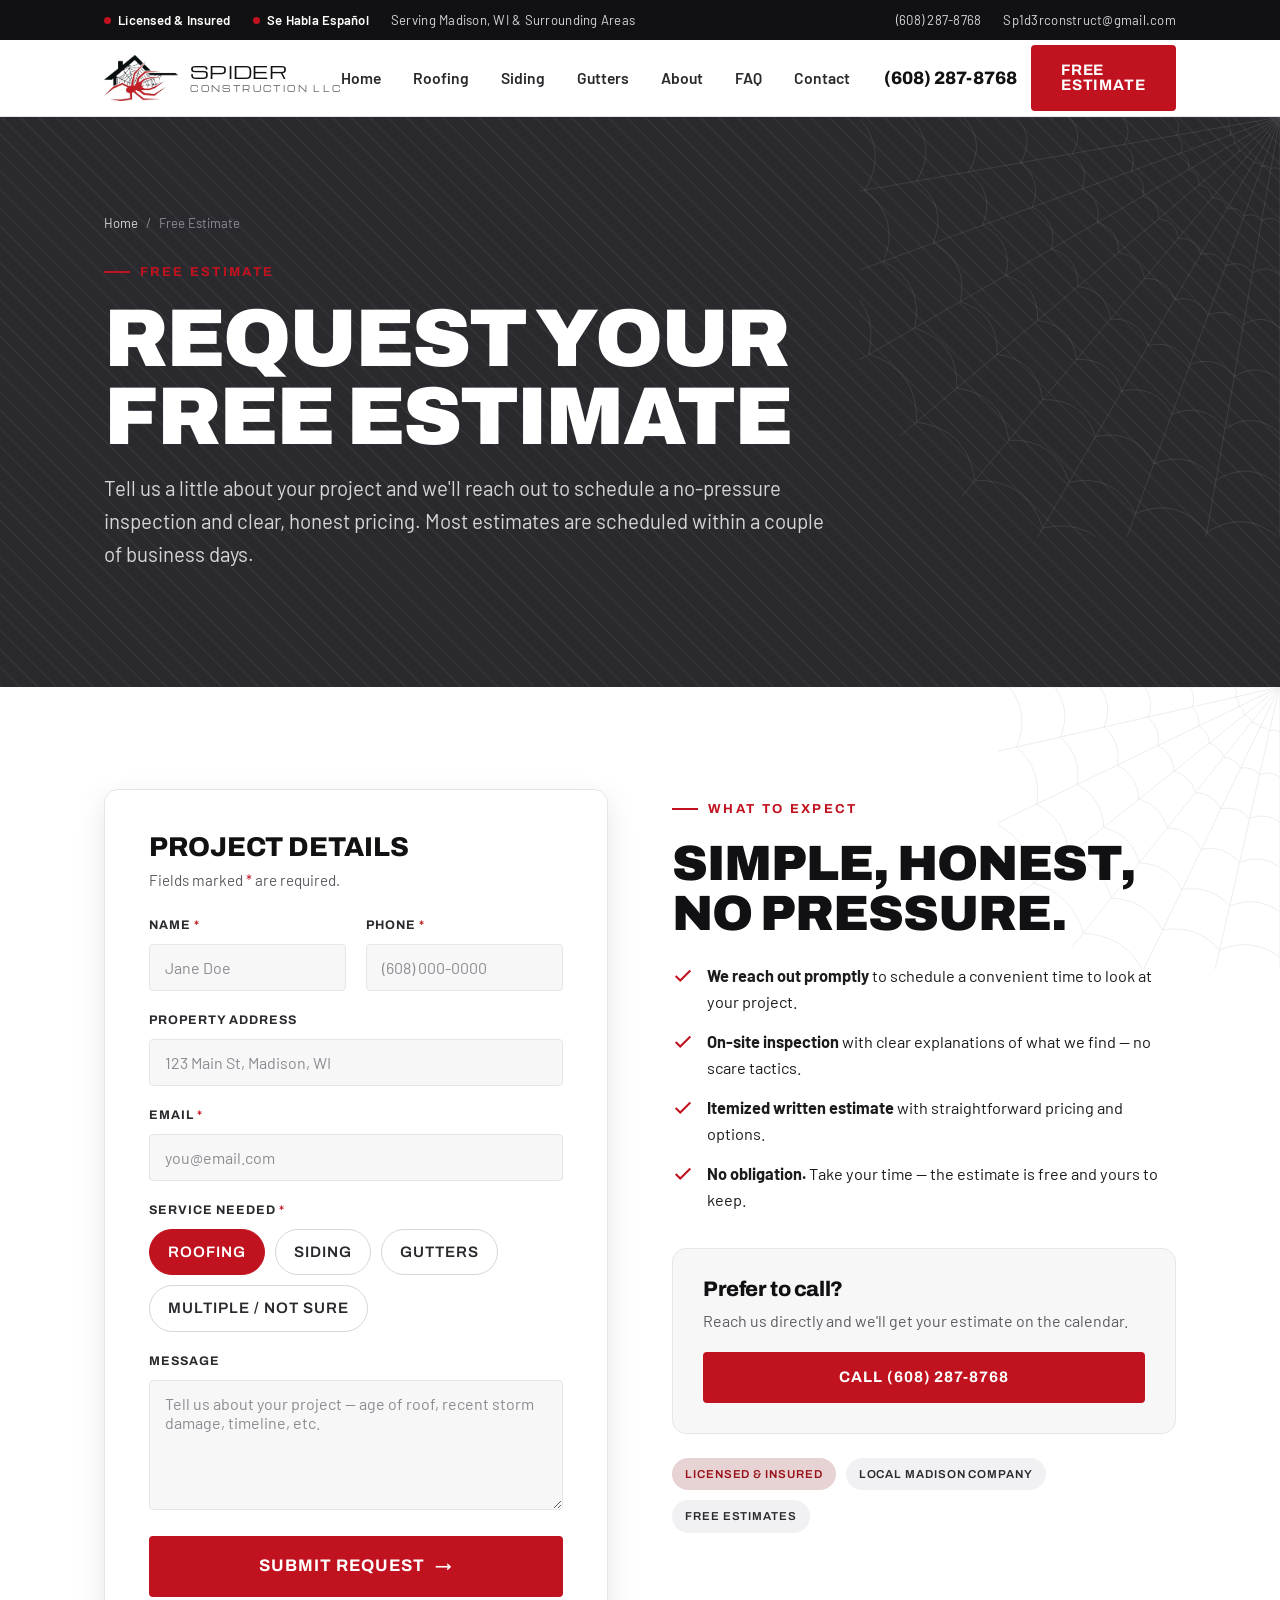
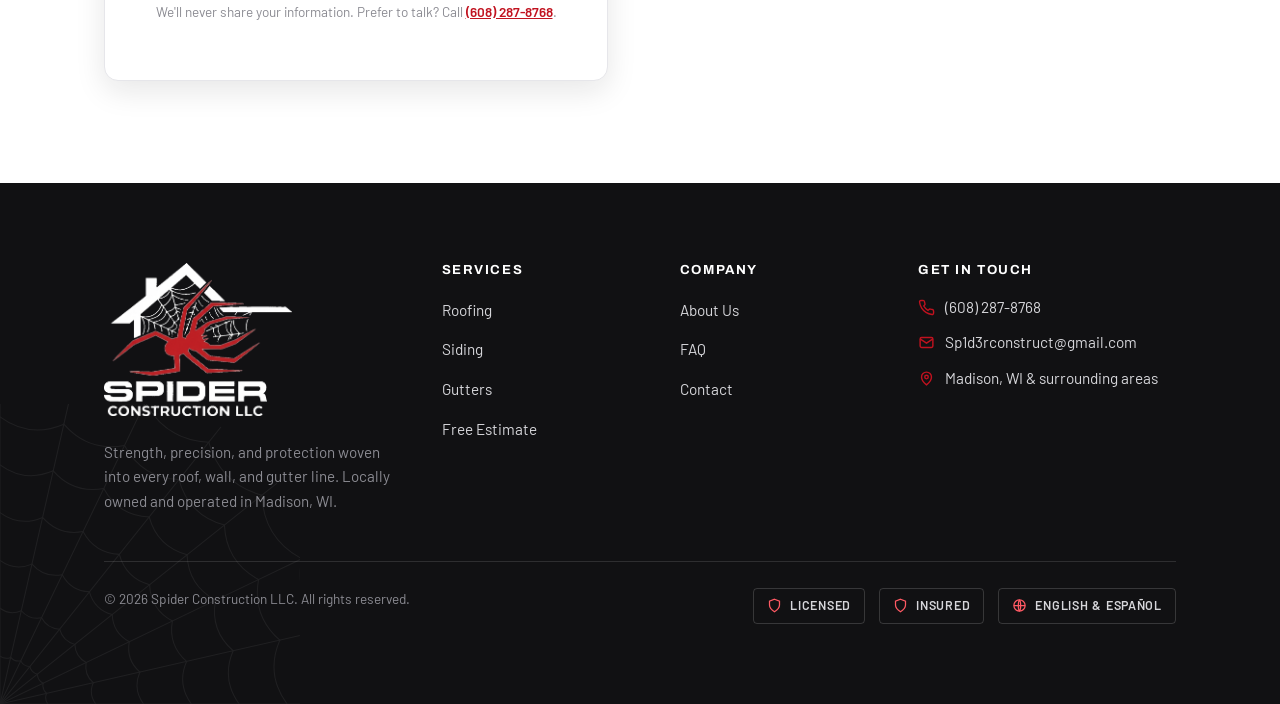
<file: estimate.html>
<!DOCTYPE html>
<html lang="en">
<head>
<meta charset="UTF-8">
<meta name="viewport" content="width=device-width, initial-scale=1.0">
<title>Request a Free Estimate | Roofing, Siding &amp; Gutters | Spider Construction LLC</title>
<meta name="description" content="Request a free, no-obligation roofing, siding, or gutter estimate from Spider Construction LLC in Madison, WI. Fill out the form or call (608) 287-8768.">
<meta name="keywords" content="free roofing estimate Madison WI, free siding quote, gutter estimate Madison, roofing quote near me">
<link rel="preconnect" href="https://fonts.googleapis.com">
<link rel="preconnect" href="https://fonts.gstatic.com" crossorigin>
<link rel="stylesheet" href="styles.css">
<link rel="icon" href="assets/logo/favicon.svg" type="image/svg+xml">
</head>
<body>

<div class="topbar">
  <div class="container">
    <div class="topbar__group">
      <span class="badge">Licensed &amp; Insured</span>
      <span class="badge">Se Habla Español</span>
      <span>Serving Madison, WI &amp; Surrounding Areas</span>
    </div>
    <div class="topbar__group">
      <a href="tel:+16082878768">(608)&nbsp;287-8768</a>
      <a href="mailto:Sp1d3rconstruct@gmail.com">Sp1d3rconstruct@gmail.com</a>
    </div>
  </div>
</div>

<header class="site-header">
  <div class="container">
    <a class="brand" href="index.html" aria-label="Spider Construction LLC home">
      <img class="brand__logo" src="assets/logo/emblem-dark.png" alt="Spider Construction LLC roofing logo">
      <span class="brand__name"><b>SPIDER</b><small>CONSTRUCTION&nbsp;LLC</small></span>
    </a>
    <nav class="nav" aria-label="Primary">
      <a href="index.html">Home</a>
      <a href="roofing.html">Roofing</a>
      <a href="siding.html">Siding</a>
      <a href="gutters.html">Gutters</a>
      <a href="about.html">About</a>
      <a href="faq.html">FAQ</a>
      <a href="contact.html">Contact</a>
    </nav>
    <div class="header-cta">
      <a href="tel:+16082878768" class="header-phone">(608)&nbsp;287-8768</a>
      <a href="estimate.html" class="btn">Free Estimate</a>
      <button class="nav-toggle" aria-label="Open menu" aria-expanded="false">
        <svg viewBox="0 0 24 24" fill="none" stroke="currentColor" stroke-width="2.2"><path d="M3 6h18M3 12h18M3 18h18"/></svg>
      </button>
    </div>
  </div>
</header>

<section class="pagehero">
  <div class="pagehero__bg"></div>
  <img class="pagehero__web" src="assets/web-hero.svg" alt="">
  <div class="container">
    <div class="breadcrumb"><a href="index.html">Home</a> <span>/</span> <span>Free Estimate</span></div>
    <div class="kicker">Free Estimate</div>
    <h1 class="display" style="max-width:16ch;">Request Your Free Estimate</h1>
    <p class="lead">Tell us a little about your project and we'll reach out to schedule a no-pressure inspection and clear, honest pricing. Most estimates are scheduled within a couple of business days.</p>
  </div>
</section>

<section class="section">
  <img class="web-corner web-corner--tr" src="assets/web-corner.svg" alt="">
  <div class="container">
    <div class="split" style="align-items:flex-start;">
      <!-- FORM -->
      <div class="anim-up">
        <div class="form-card">
          <form data-demo novalidate>
            <h2 class="h3" style="margin-bottom:6px;">Project details</h2>
            <p class="muted" style="font-size:.95rem;margin-bottom:24px;">Fields marked <span style="color:var(--red);">*</span> are required.</p>
            <div class="form-grid">
              <div class="field">
                <label for="name">Name <span class="req">*</span></label>
                <input id="name" name="name" type="text" placeholder="Jane Doe" required>
              </div>
              <div class="field">
                <label for="phone">Phone <span class="req">*</span></label>
                <input id="phone" name="phone" type="tel" placeholder="(608) 000-0000" required>
              </div>
              <div class="field field--full">
                <label for="address">Property Address</label>
                <input id="address" name="address" type="text" placeholder="123 Main St, Madison, WI">
              </div>
              <div class="field field--full">
                <label for="email">Email <span class="req">*</span></label>
                <input id="email" name="email" type="email" placeholder="you@email.com" required>
              </div>
              <div class="field field--full">
                <label>Service Needed <span class="req">*</span></label>
                <div class="chip-group" role="radiogroup" aria-label="Service needed">
                  <label class="chip"><input type="radio" name="service" value="Roofing" checked><span>Roofing</span></label>
                  <label class="chip"><input type="radio" name="service" value="Siding"><span>Siding</span></label>
                  <label class="chip"><input type="radio" name="service" value="Gutters"><span>Gutters</span></label>
                  <label class="chip"><input type="radio" name="service" value="Multiple / Not sure"><span>Multiple / Not sure</span></label>
                </div>
              </div>
              <div class="field field--full">
                <label for="message">Message</label>
                <textarea id="message" name="message" placeholder="Tell us about your project — age of roof, recent storm damage, timeline, etc."></textarea>
              </div>
            </div>
            <div style="margin-top:26px;">
              <button type="submit" class="btn btn--lg btn--block">Submit Request <span class="arrow">&rarr;</span></button>
              <p class="form-note center">We'll never share your information. Prefer to talk? Call <a href="tel:+16082878768" style="color:var(--red);font-weight:600;">(608) 287-8768</a>.</p>
            </div>
          </form>
          <div class="form-success" role="status">
            <svg viewBox="0 0 24 24" fill="none" stroke="currentColor" stroke-width="2"><circle cx="12" cy="12" r="10"/><path d="M8 12l2.5 2.5L16 9"/></svg>
            <h2 class="h3">Request received!</h2>
            <p class="muted">Thanks for reaching out to Spider Construction. We'll be in touch shortly to schedule your free estimate. Need us sooner? Call <a href="tel:+16082878768" style="color:var(--red);font-weight:600;">(608) 287-8768</a>.</p>
          </div>
        </div>
      </div>

      <!-- SIDE INFO -->
      <div class="anim-up">
        <div class="kicker">What To Expect</div>
        <h2 class="h2">Simple, honest,<br>no pressure.</h2>
        <ul class="feature-list" style="margin-top:24px;">
          <li><svg viewBox="0 0 24 24" fill="none" stroke="currentColor" stroke-width="2.2"><path d="M20 6L9 17l-5-5"/></svg><span><strong>We reach out promptly</strong> to schedule a convenient time to look at your project.</span></li>
          <li><svg viewBox="0 0 24 24" fill="none" stroke="currentColor" stroke-width="2.2"><path d="M20 6L9 17l-5-5"/></svg><span><strong>On-site inspection</strong> with clear explanations of what we find — no scare tactics.</span></li>
          <li><svg viewBox="0 0 24 24" fill="none" stroke="currentColor" stroke-width="2.2"><path d="M20 6L9 17l-5-5"/></svg><span><strong>Itemized written estimate</strong> with straightforward pricing and options.</span></li>
          <li><svg viewBox="0 0 24 24" fill="none" stroke="currentColor" stroke-width="2.2"><path d="M20 6L9 17l-5-5"/></svg><span><strong>No obligation.</strong> Take your time — the estimate is free and yours to keep.</span></li>
        </ul>
        <div class="card" style="margin-top:34px;background:var(--gray-50);">
          <h3 style="margin-bottom:8px;">Prefer to call?</h3>
          <p class="muted" style="margin-bottom:18px;">Reach us directly and we'll get your estimate on the calendar.</p>
          <a href="tel:+16082878768" class="btn btn--block">Call (608) 287-8768</a>
        </div>
        <div class="tag-row" style="margin-top:24px;">
          <span class="tag tag--red">Licensed &amp; Insured</span>
          <span class="tag">Local Madison Company</span>
          <span class="tag">Free Estimates</span>
        </div>
      </div>
    </div>
  </div>
</section>

<footer class="site-footer">
  <img class="site-footer__web" src="assets/web-corner.svg" alt="">
  <div class="container">
    <div class="footer-grid">
      <div class="footer-brand">
        <a class="brand" href="index.html">
          <img class="brand__logo brand__logo--full" src="assets/logo/logo-full-light.png" alt="Spider Construction LLC roofing, siding and gutters">
        </a>
        <p class="footer-about">Strength, precision, and protection woven into every roof, wall, and gutter line. Locally owned and operated in Madison, WI.</p>
      </div>
      <div><h5>Services</h5><ul><li><a href="roofing.html">Roofing</a></li><li><a href="siding.html">Siding</a></li><li><a href="gutters.html">Gutters</a></li><li><a href="estimate.html">Free Estimate</a></li></ul></div>
      <div><h5>Company</h5><ul><li><a href="about.html">About Us</a></li><li><a href="faq.html">FAQ</a></li><li><a href="contact.html">Contact</a></li></ul></div>
      <div><h5>Get In Touch</h5>
        <ul class="footer-contact">
          <li><svg viewBox="0 0 24 24" fill="none" stroke="currentColor" stroke-width="2"><path d="M22 16.9v3a2 2 0 01-2.2 2 19.8 19.8 0 01-8.6-3 19.5 19.5 0 01-6-6 19.8 19.8 0 01-3-8.6A2 2 0 014.1 2h3a2 2 0 012 1.7c.1 1 .4 1.9.7 2.8a2 2 0 01-.5 2.1L8.1 9.9a16 16 0 006 6l1.3-1.2a2 2 0 012.1-.5c.9.3 1.8.6 2.8.7a2 2 0 011.7 2z"/></svg><a href="tel:+16082878768">(608) 287-8768</a></li>
          <li><svg viewBox="0 0 24 24" fill="none" stroke="currentColor" stroke-width="2"><rect x="3" y="5" width="18" height="14" rx="2"/><path d="M3 7l9 6 9-6"/></svg><a href="mailto:Sp1d3rconstruct@gmail.com">Sp1d3rconstruct@gmail.com</a></li>
          <li><svg viewBox="0 0 24 24" fill="none" stroke="currentColor" stroke-width="2"><path d="M12 21s-7-5.2-7-11a7 7 0 0114 0c0 5.8-7 11-7 11z"/><circle cx="12" cy="10" r="2.5"/></svg><span>Madison, WI &amp; surrounding areas</span></li>
        </ul>
      </div>
    </div>
    <div class="footer-bottom">
      <span>&copy; <span data-year>2026</span> Spider Construction LLC. All rights reserved.</span>
      <div class="footer-badges">
        <span class="footer-badge"><svg viewBox="0 0 24 24" fill="none" stroke="currentColor" stroke-width="2"><path d="M12 2l8 3v6c0 5-3.5 8-8 11-4.5-3-8-6-8-11V5z"/></svg>Licensed</span>
        <span class="footer-badge"><svg viewBox="0 0 24 24" fill="none" stroke="currentColor" stroke-width="2"><path d="M12 2l8 3v6c0 5-3.5 8-8 11-4.5-3-8-6-8-11V5z"/></svg>Insured</span>
        <span class="footer-badge"><svg viewBox="0 0 24 24" fill="none" stroke="currentColor" stroke-width="2"><circle cx="12" cy="12" r="9"/><path d="M3 12h18M12 3c2.5 2.6 2.5 15.4 0 18M12 3c-2.5 2.6-2.5 15.4 0 18"/></svg>English &amp; Español</span>
      </div>
    </div>
  </div>
</footer>

<script src="site.js"></script>
</body>
</html>
</file>
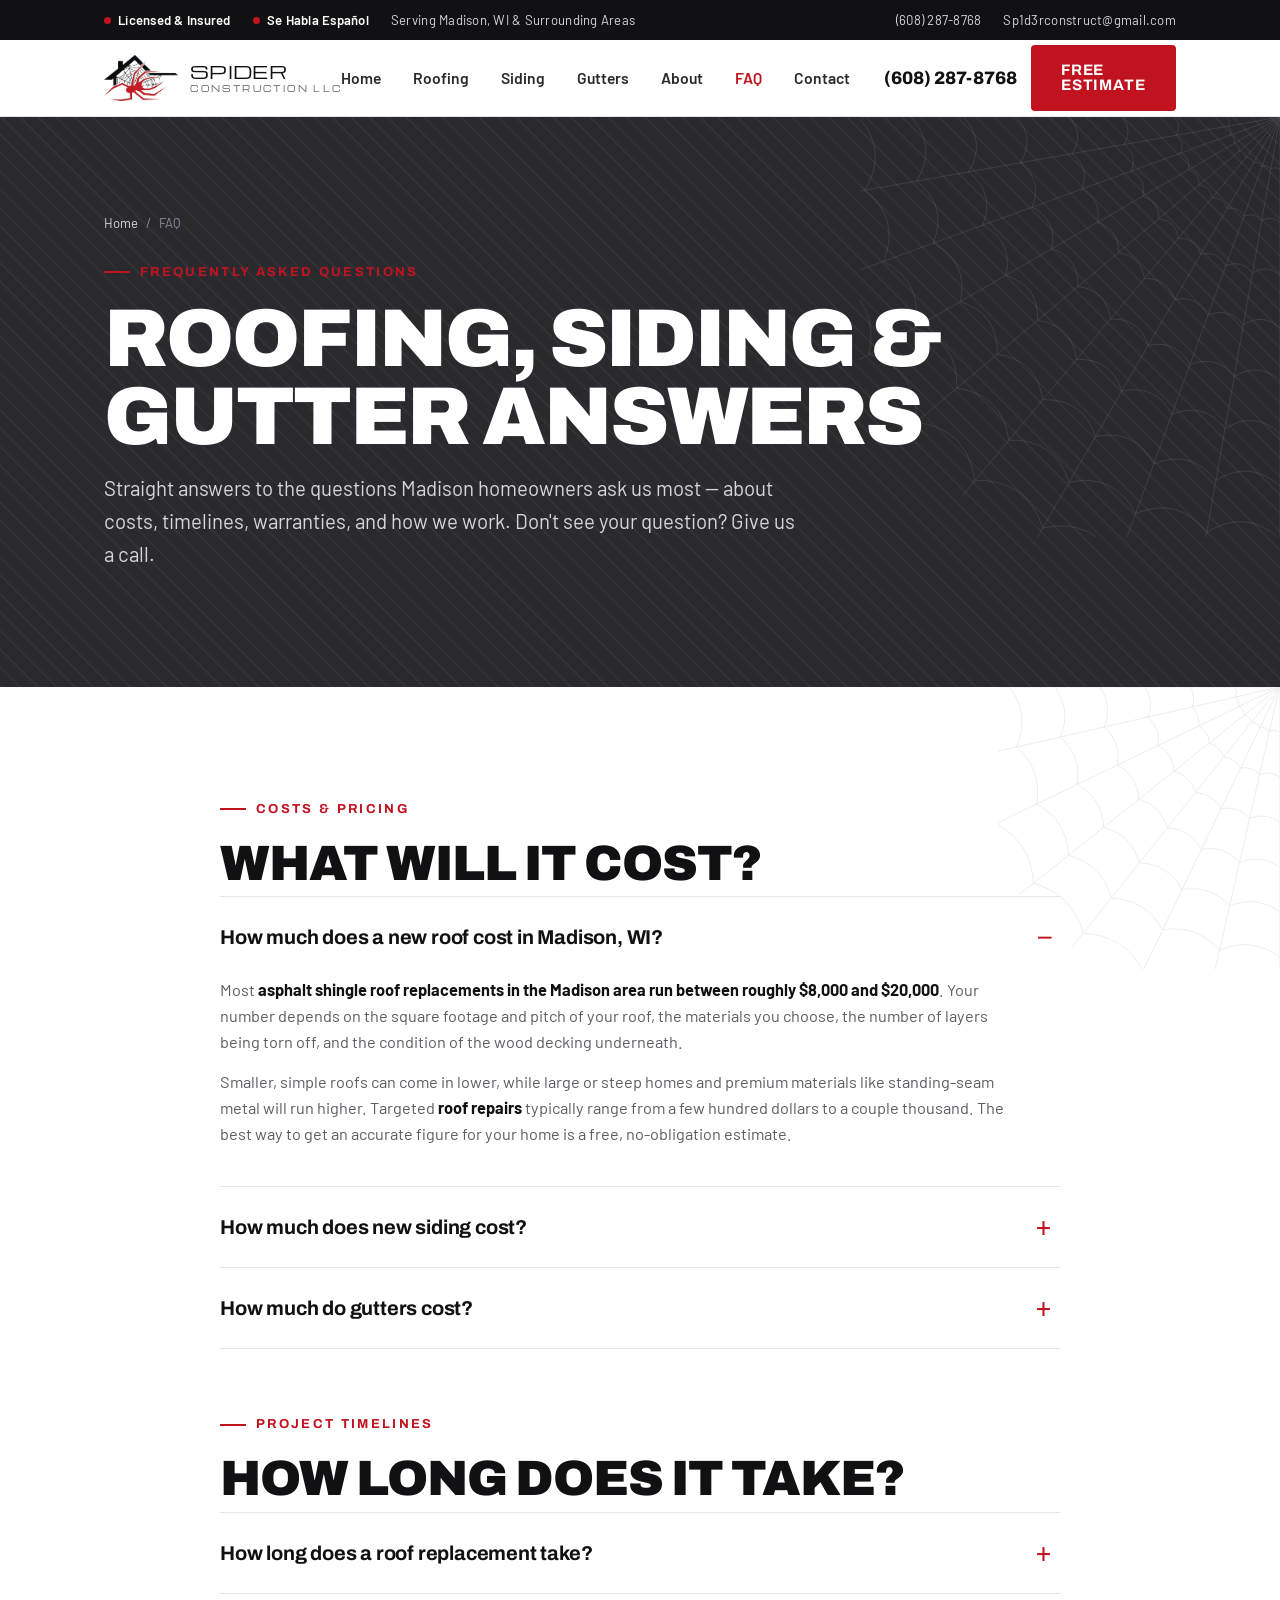
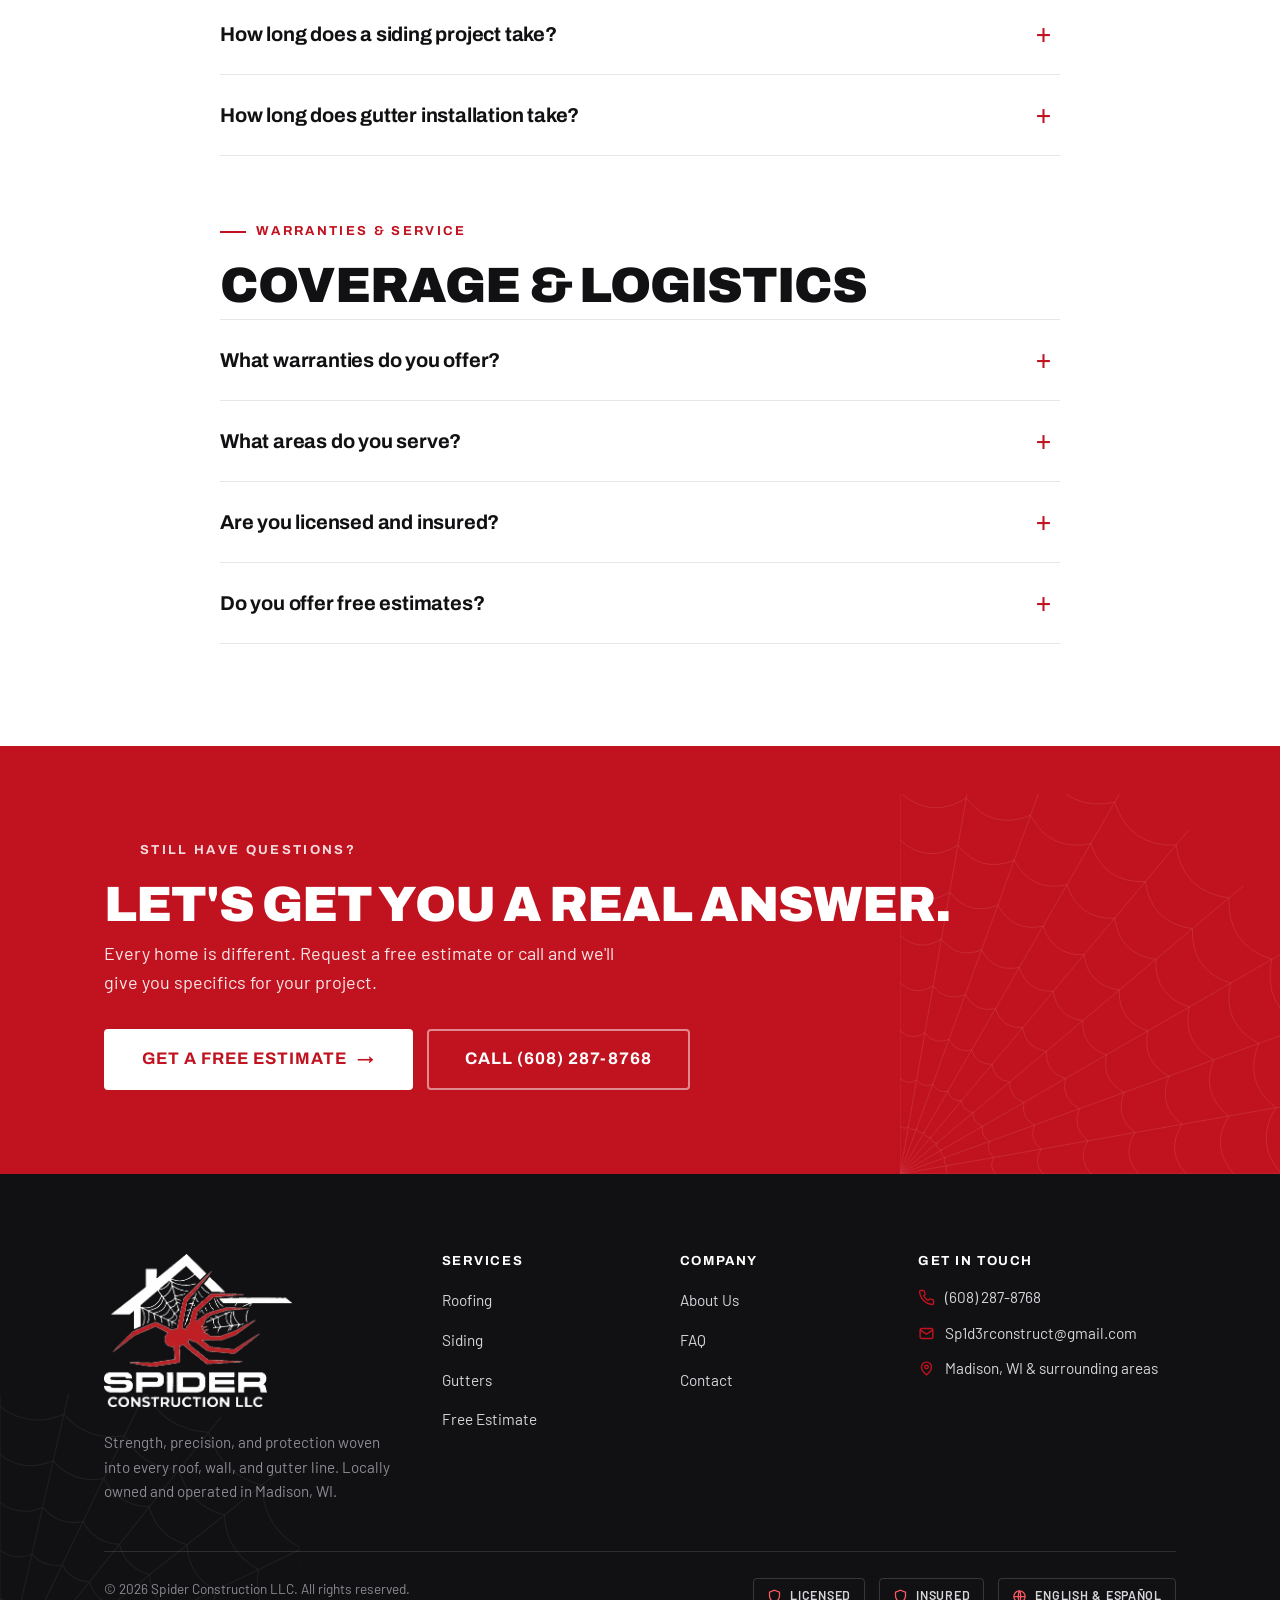
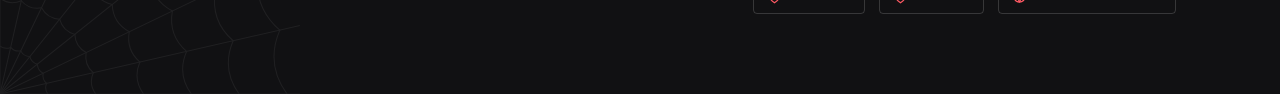
<file: faq.html>
<!DOCTYPE html>
<html lang="en">
<head>
<meta charset="UTF-8">
<meta name="viewport" content="width=device-width, initial-scale=1.0">
<title>Roofing, Siding &amp; Gutter FAQ | Costs, Timelines &amp; Warranties | Madison, WI</title>
<meta name="description" content="Answers to common roofing, siding, and gutter questions in Madison, WI — cost ranges, project timelines, warranties, service area, and free estimates. From Spider Construction LLC.">
<meta name="keywords" content="roofing cost Madison WI, how much does a roof cost Madison, siding cost Wisconsin, gutter installation cost, roof replacement timeline, roofing warranty Madison WI, roofing FAQ">
<link rel="preconnect" href="https://fonts.googleapis.com">
<link rel="preconnect" href="https://fonts.gstatic.com" crossorigin>
<link rel="stylesheet" href="styles.css">
<link rel="icon" href="assets/logo/favicon.svg" type="image/svg+xml">
<script type="application/ld+json">
{
  "@context": "https://schema.org",
  "@type": "FAQPage",
  "mainEntity": [
    {"@type":"Question","name":"How much does a new roof cost in Madison, WI?","acceptedAnswer":{"@type":"Answer","text":"Most asphalt shingle roof replacements in the Madison area fall between roughly $8,000 and $20,000, depending on the size and pitch of your roof, the materials chosen, and the condition of the existing decking. Smaller, simple roofs can be less, while large or steep homes and premium materials like metal can run higher. Repairs typically range from a few hundred dollars to a couple thousand. The only way to know your real number is a free, no-obligation estimate."}},
    {"@type":"Question","name":"How much does new siding cost?","acceptedAnswer":{"@type":"Answer","text":"Siding replacement in the Madison area generally ranges from about $9,000 to $25,000 for an average home. Vinyl is the most budget-friendly option, fiber cement sits in the middle, and premium wood or specialty profiles cost more. Final pricing depends on square footage, the number of stories, trim and detail work, and any underlying repairs needed."}},
    {"@type":"Question","name":"How much do gutters cost?","acceptedAnswer":{"@type":"Answer","text":"Seamless gutter installation in the Madison area typically runs from about $1,200 to $4,000 for a full home, depending on linear footage, number of downspouts, and material. Gutter guards add roughly $5 to $12 per linear foot. Routine cleaning and maintenance visits are usually a few hundred dollars."}},
    {"@type":"Question","name":"How long does a roof replacement take?","acceptedAnswer":{"@type":"Answer","text":"Most residential roof replacements in Madison are completed in one to three days once the crew starts, weather permitting. Larger or more complex roofs can take longer. We schedule around Wisconsin weather to protect your home throughout the process."}},
    {"@type":"Question","name":"How long does a siding project take?","acceptedAnswer":{"@type":"Answer","text":"A full siding replacement usually takes one to two weeks, depending on the size of the home, the material, and the amount of trim and detail work. We keep the job site clean and protected throughout."}},
    {"@type":"Question","name":"How long does gutter installation take?","acceptedAnswer":{"@type":"Answer","text":"Seamless gutter installation is typically completed in a single day for most homes. Gutter guard installation and cleaning visits are also usually same-day."}},
    {"@type":"Question","name":"What warranties do you offer?","acceptedAnswer":{"@type":"Answer","text":"We stand behind our work with a workmanship warranty on every installation. We'll walk you through the exact coverage that applies to your roof, siding, or gutters in your written estimate, so there are no surprises down the road."}},
    {"@type":"Question","name":"What areas do you serve?","acceptedAnswer":{"@type":"Answer","text":"Spider Construction LLC serves Madison, WI and the surrounding communities, including Sun Prairie, Fitchburg, Middleton, Verona, Waunakee, Cottage Grove, DeForest, and McFarland. If you're not sure whether you're in our service area, just give us a call."}},
    {"@type":"Question","name":"Do you offer free estimates?","acceptedAnswer":{"@type":"Answer","text":"Yes. Every roofing, siding, and gutter estimate from Spider Construction LLC is free and carries no obligation. We inspect your project, explain what we find clearly, and provide straightforward written pricing. Request yours online or call (608) 287-8768."}}
  ]
}
</script>
</head>
<body>

<div class="topbar">
  <div class="container">
    <div class="topbar__group">
      <span class="badge">Licensed &amp; Insured</span>
      <span class="badge">Se Habla Español</span>
      <span>Serving Madison, WI &amp; Surrounding Areas</span>
    </div>
    <div class="topbar__group">
      <a href="tel:+16082878768">(608)&nbsp;287-8768</a>
      <a href="mailto:Sp1d3rconstruct@gmail.com">Sp1d3rconstruct@gmail.com</a>
    </div>
  </div>
</div>

<header class="site-header">
  <div class="container">
    <a class="brand" href="index.html" aria-label="Spider Construction LLC home">
      <img class="brand__logo" src="assets/logo/emblem-dark.png" alt="Spider Construction LLC roofing logo">
      <span class="brand__name"><b>SPIDER</b><small>CONSTRUCTION&nbsp;LLC</small></span>
    </a>
    <nav class="nav" aria-label="Primary">
      <a href="index.html">Home</a>
      <a href="roofing.html">Roofing</a>
      <a href="siding.html">Siding</a>
      <a href="gutters.html">Gutters</a>
      <a href="about.html">About</a>
      <a href="faq.html" class="active">FAQ</a>
      <a href="contact.html">Contact</a>
    </nav>
    <div class="header-cta">
      <a href="tel:+16082878768" class="header-phone">(608)&nbsp;287-8768</a>
      <a href="estimate.html" class="btn">Free Estimate</a>
      <button class="nav-toggle" aria-label="Open menu" aria-expanded="false">
        <svg viewBox="0 0 24 24" fill="none" stroke="currentColor" stroke-width="2.2"><path d="M3 6h18M3 12h18M3 18h18"/></svg>
      </button>
    </div>
  </div>
</header>

<section class="pagehero">
  <div class="pagehero__bg"></div>
  <img class="pagehero__web" src="assets/web-hero.svg" alt="">
  <div class="container">
    <div class="breadcrumb"><a href="index.html">Home</a> <span>/</span> <span>FAQ</span></div>
    <div class="kicker">Frequently Asked Questions</div>
    <h1 class="display" style="max-width:18ch;">Roofing, Siding &amp; Gutter Answers</h1>
    <p class="lead">Straight answers to the questions Madison homeowners ask us most — about costs, timelines, warranties, and how we work. Don't see your question? Give us a call.</p>
  </div>
</section>

<section class="section">
  <img class="web-corner web-corner--tr" src="assets/web-corner.svg" alt="">
  <div class="container">
    <div style="max-width:840px;margin-inline:auto;">

      <!-- COSTS -->
      <div class="section__head anim-up" style="margin-bottom:8px;">
        <div class="kicker">Costs &amp; Pricing</div>
        <h2 class="h2">What will it cost?</h2>
      </div>
      <div class="faq anim-up" style="margin-bottom:56px;">
        <details open>
          <summary>How much does a new roof cost in Madison, WI?</summary>
          <div class="faq__body">
            <p>Most <strong>asphalt shingle roof replacements in the Madison area run between roughly $8,000 and $20,000</strong>. Your number depends on the square footage and pitch of your roof, the materials you choose, the number of layers being torn off, and the condition of the wood decking underneath.</p>
            <p>Smaller, simple roofs can come in lower, while large or steep homes and premium materials like standing-seam metal will run higher. Targeted <strong>roof repairs</strong> typically range from a few hundred dollars to a couple thousand. The best way to get an accurate figure for your home is a free, no-obligation estimate.</p>
          </div>
        </details>
        <details>
          <summary>How much does new siding cost?</summary>
          <div class="faq__body">
            <p><strong>Siding replacement in the Madison area generally ranges from about $9,000 to $25,000</strong> for an average single-family home. Vinyl is the most budget-friendly choice, fiber cement sits in the middle, and premium wood or specialty profiles cost more.</p>
            <p>Final pricing depends on your home's square footage, the number of stories, the amount of trim and detail work, and whether any underlying sheathing or moisture damage needs repair. We provide itemized written quotes so you can see exactly where your investment goes.</p>
          </div>
        </details>
        <details>
          <summary>How much do gutters cost?</summary>
          <div class="faq__body">
            <p><strong>Seamless gutter installation typically runs from about $1,200 to $4,000</strong> for a full home in the Madison area, based on total linear footage, the number of downspouts, and the material and color you choose.</p>
            <p><strong>Gutter guards</strong> generally add about $5 to $12 per linear foot, and routine <strong>cleaning and maintenance</strong> visits are usually a few hundred dollars. Bundling gutters with a roof or siding project often makes the most of a single mobilization.</p>
          </div>
        </details>
      </div>

      <!-- TIMELINES -->
      <div class="section__head anim-up" style="margin-bottom:8px;">
        <div class="kicker">Project Timelines</div>
        <h2 class="h2">How long does it take?</h2>
      </div>
      <div class="faq anim-up" style="margin-bottom:56px;">
        <details>
          <summary>How long does a roof replacement take?</summary>
          <div class="faq__body">
            <p>Most residential <strong>roof replacements in Madison are completed in one to three days</strong> once our crew begins, weather permitting. Larger homes or complex rooflines with multiple valleys, dormers, and steep pitches can take a bit longer.</p>
            <p>We schedule carefully around Wisconsin weather and keep your property protected from tear-off through final cleanup, including a magnetic sweep for stray nails.</p>
          </div>
        </details>
        <details>
          <summary>How long does a siding project take?</summary>
          <div class="faq__body">
            <p>A full <strong>siding replacement usually takes one to two weeks</strong>, depending on the size of the home, the material selected, and the amount of trim, soffit, and fascia detail involved. We keep the job site clean and your home weather-tight throughout the process.</p>
          </div>
        </details>
        <details>
          <summary>How long does gutter installation take?</summary>
          <div class="faq__body">
            <p>Because our <strong>seamless gutters are custom-formed on-site</strong>, installation is typically completed in a single day for most homes. Gutter guard installation and seasonal cleaning visits are usually same-day as well.</p>
          </div>
        </details>
      </div>

      <!-- WARRANTIES & SERVICE -->
      <div class="section__head anim-up" style="margin-bottom:8px;">
        <div class="kicker">Warranties &amp; Service</div>
        <h2 class="h2">Coverage &amp; logistics</h2>
      </div>
      <div class="faq anim-up">
        <details>
          <summary>What warranties do you offer?</summary>
          <div class="faq__body">
            <p>We stand behind our work with a <strong>workmanship warranty</strong> on every installation. We'll walk you through the exact coverage that applies to your roof, siding, or gutters in your written estimate, so there are no surprises down the road.</p>
          </div>
        </details>
        <details>
          <summary>What areas do you serve?</summary>
          <div class="faq__body">
            <p>Spider Construction LLC proudly serves <strong>Madison, WI and the surrounding communities</strong>, including Sun Prairie, Fitchburg, Middleton, Verona, Waunakee, Cottage Grove, DeForest, and McFarland.</p>
            <p>Not sure whether you're in our service area? Just <a href="contact.html" style="color:var(--red);font-weight:600;">give us a call</a> — if we can help, we will.</p>
          </div>
        </details>
        <details>
          <summary>Are you licensed and insured?</summary>
          <div class="faq__body">
            <p>Yes. Spider Construction LLC is fully <strong>licensed and insured</strong>, carrying liability and workers' compensation coverage on every job. That protects your home, your investment, and the crew working on your property — and it means your project is done to code.</p>
          </div>
        </details>
        <details>
          <summary>Do you offer free estimates?</summary>
          <div class="faq__body">
            <p>Absolutely. <strong>Every estimate is free and carries no obligation.</strong> We inspect your roof, siding, or gutters, explain clearly what we find, and provide straightforward written pricing. <a href="estimate.html" style="color:var(--red);font-weight:600;">Request yours online</a> or call <a href="tel:+16082878768" style="color:var(--red);font-weight:600;">(608) 287-8768</a>.</p>
          </div>
        </details>
      </div>

    </div>
  </div>
</section>

<!-- CTA -->
<section class="cta-band">
  <img class="cta-band__web" src="assets/web-hero.svg" alt="">
  <div class="container">
    <div>
      <div class="kicker" style="color:rgba(255,255,255,.85);">Still Have Questions?</div>
      <h2 class="h2">Let's get you a real answer.</h2>
      <p>Every home is different. Request a free estimate or call and we'll give you specifics for your project.</p>
    </div>
    <div style="display:flex;gap:14px;flex-wrap:wrap;">
      <a href="estimate.html" class="btn btn--light btn--lg">Get a Free Estimate <span class="arrow">&rarr;</span></a>
      <a href="tel:+16082878768" class="btn btn--ghost btn--lg" style="border-color:rgba(255,255,255,.5);color:#fff;">Call (608) 287-8768</a>
    </div>
  </div>
</section>

<footer class="site-footer">
  <img class="site-footer__web" src="assets/web-corner.svg" alt="">
  <div class="container">
    <div class="footer-grid">
      <div class="footer-brand">
        <a class="brand" href="index.html">
          <img class="brand__logo brand__logo--full" src="assets/logo/logo-full-light.png" alt="Spider Construction LLC roofing, siding and gutters">
        </a>
        <p class="footer-about">Strength, precision, and protection woven into every roof, wall, and gutter line. Locally owned and operated in Madison, WI.</p>
      </div>
      <div><h5>Services</h5><ul><li><a href="roofing.html">Roofing</a></li><li><a href="siding.html">Siding</a></li><li><a href="gutters.html">Gutters</a></li><li><a href="estimate.html">Free Estimate</a></li></ul></div>
      <div><h5>Company</h5><ul><li><a href="about.html">About Us</a></li><li><a href="faq.html">FAQ</a></li><li><a href="contact.html">Contact</a></li></ul></div>
      <div><h5>Get In Touch</h5>
        <ul class="footer-contact">
          <li><svg viewBox="0 0 24 24" fill="none" stroke="currentColor" stroke-width="2"><path d="M22 16.9v3a2 2 0 01-2.2 2 19.8 19.8 0 01-8.6-3 19.5 19.5 0 01-6-6 19.8 19.8 0 01-3-8.6A2 2 0 014.1 2h3a2 2 0 012 1.7c.1 1 .4 1.9.7 2.8a2 2 0 01-.5 2.1L8.1 9.9a16 16 0 006 6l1.3-1.2a2 2 0 012.1-.5c.9.3 1.8.6 2.8.7a2 2 0 011.7 2z"/></svg><a href="tel:+16082878768">(608) 287-8768</a></li>
          <li><svg viewBox="0 0 24 24" fill="none" stroke="currentColor" stroke-width="2"><rect x="3" y="5" width="18" height="14" rx="2"/><path d="M3 7l9 6 9-6"/></svg><a href="mailto:Sp1d3rconstruct@gmail.com">Sp1d3rconstruct@gmail.com</a></li>
          <li><svg viewBox="0 0 24 24" fill="none" stroke="currentColor" stroke-width="2"><path d="M12 21s-7-5.2-7-11a7 7 0 0114 0c0 5.8-7 11-7 11z"/><circle cx="12" cy="10" r="2.5"/></svg><span>Madison, WI &amp; surrounding areas</span></li>
        </ul>
      </div>
    </div>
    <div class="footer-bottom">
      <span>&copy; <span data-year>2026</span> Spider Construction LLC. All rights reserved.</span>
      <div class="footer-badges">
        <span class="footer-badge"><svg viewBox="0 0 24 24" fill="none" stroke="currentColor" stroke-width="2"><path d="M12 2l8 3v6c0 5-3.5 8-8 11-4.5-3-8-6-8-11V5z"/></svg>Licensed</span>
        <span class="footer-badge"><svg viewBox="0 0 24 24" fill="none" stroke="currentColor" stroke-width="2"><path d="M12 2l8 3v6c0 5-3.5 8-8 11-4.5-3-8-6-8-11V5z"/></svg>Insured</span>
        <span class="footer-badge"><svg viewBox="0 0 24 24" fill="none" stroke="currentColor" stroke-width="2"><circle cx="12" cy="12" r="9"/><path d="M3 12h18M12 3c2.5 2.6 2.5 15.4 0 18M12 3c-2.5 2.6-2.5 15.4 0 18"/></svg>English &amp; Español</span>
      </div>
    </div>
  </div>
</footer>

<script src="site.js"></script>
</body>
</html>
</file>
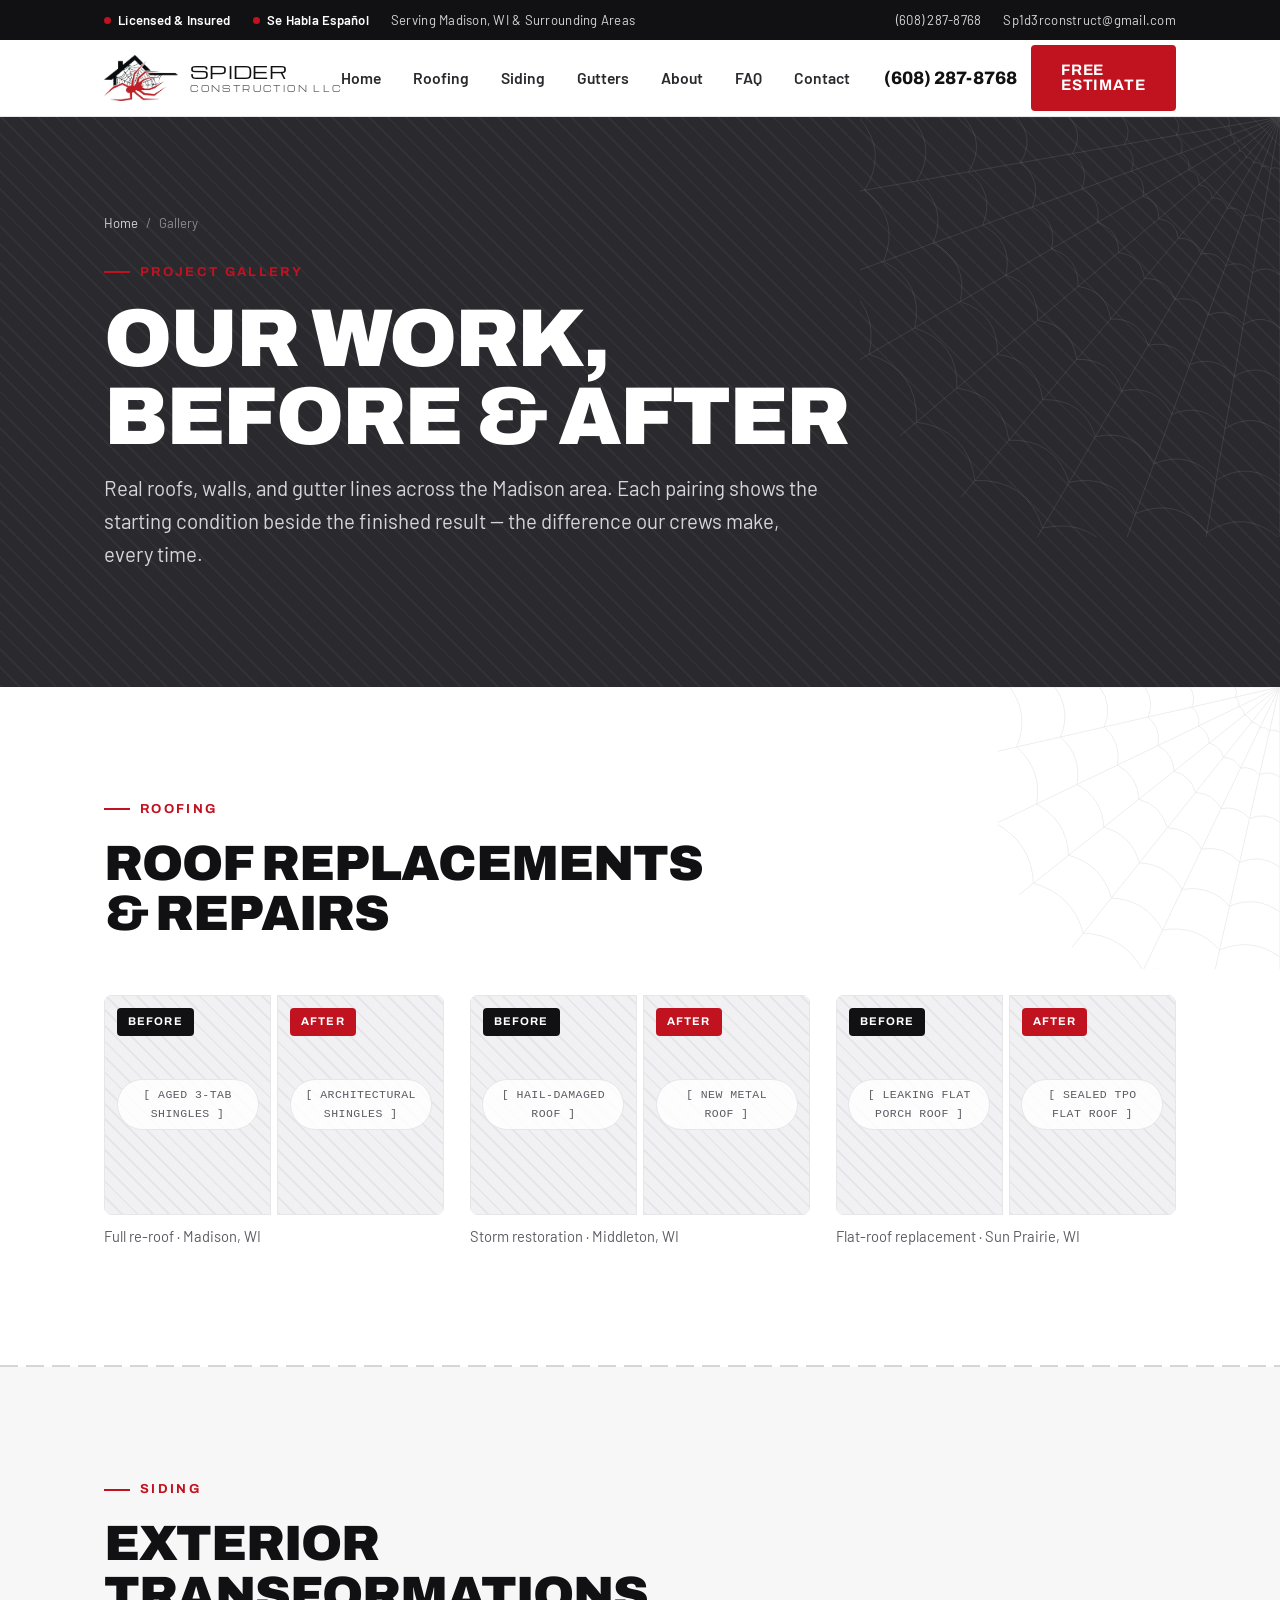
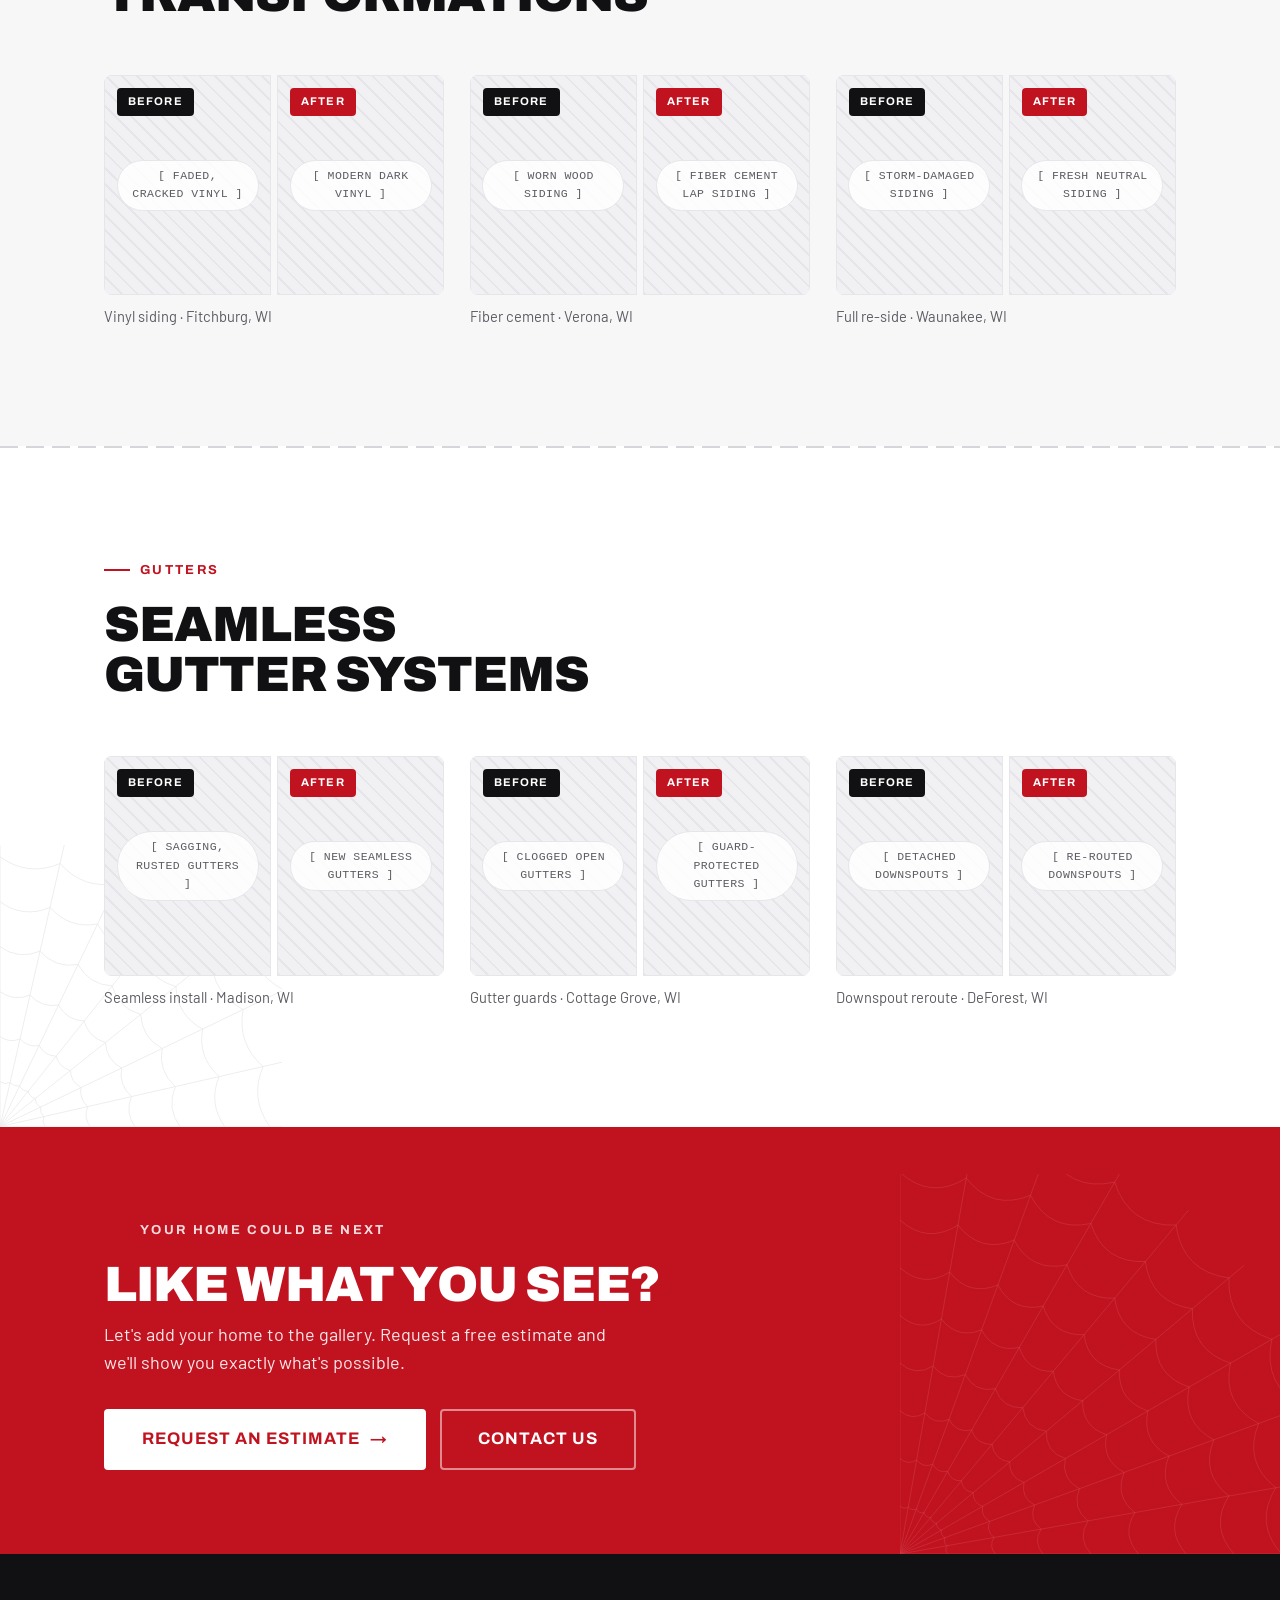
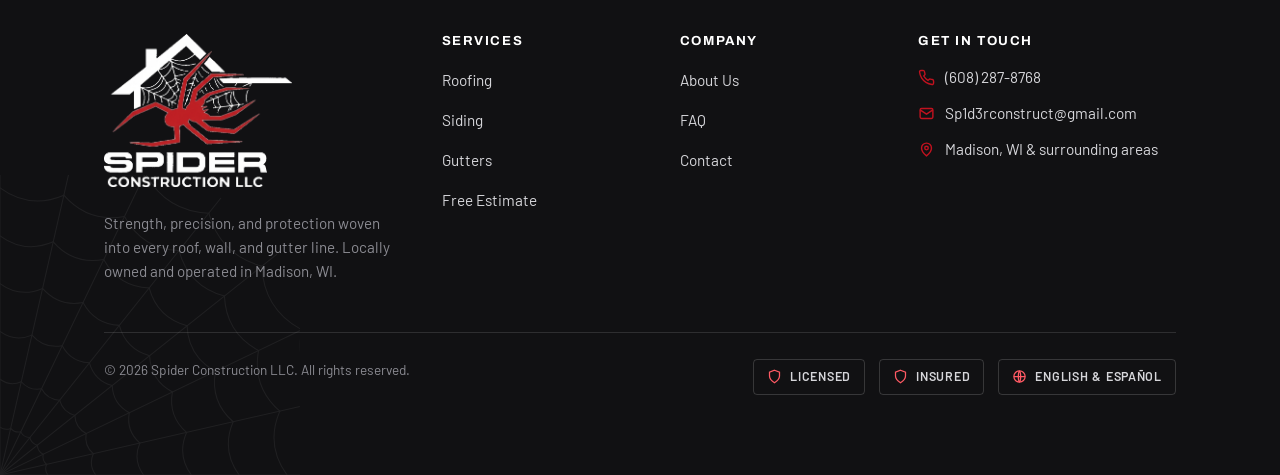
<file: gallery.html>
<!DOCTYPE html>
<html lang="en">
<head>
<meta charset="UTF-8">
<meta name="viewport" content="width=device-width, initial-scale=1.0">
<title>Project Gallery | Roofing, Siding &amp; Gutter Work in Madison, WI | Spider Construction LLC</title>
<meta name="description" content="Browse before-and-after roofing, siding, and gutter projects completed by Spider Construction LLC across Madison, WI and surrounding areas. See our work, then request your free estimate.">
<meta name="keywords" content="roofing projects Madison WI, before and after roof replacement, siding gallery Madison, gutter installation photos Wisconsin">
<link rel="preconnect" href="https://fonts.googleapis.com">
<link rel="preconnect" href="https://fonts.gstatic.com" crossorigin>
<link rel="stylesheet" href="styles.css">
<link rel="icon" href="assets/logo/favicon.svg" type="image/svg+xml">
</head>
<body>

<div class="topbar">
  <div class="container">
    <div class="topbar__group">
      <span class="badge">Licensed &amp; Insured</span>
      <span class="badge">Se Habla Español</span>
      <span>Serving Madison, WI &amp; Surrounding Areas</span>
    </div>
    <div class="topbar__group">
      <a href="tel:+16082878768">(608)&nbsp;287-8768</a>
      <a href="mailto:Sp1d3rconstruct@gmail.com">Sp1d3rconstruct@gmail.com</a>
    </div>
  </div>
</div>

<header class="site-header">
  <div class="container">
    <a class="brand" href="index.html" aria-label="Spider Construction LLC home">
      <img class="brand__logo" src="assets/logo/emblem-dark.png" alt="Spider Construction LLC roofing logo">
      <span class="brand__name"><b>SPIDER</b><small>CONSTRUCTION&nbsp;LLC</small></span>
    </a>
    <nav class="nav" aria-label="Primary">
      <a href="index.html">Home</a>
      <a href="roofing.html">Roofing</a>
      <a href="siding.html">Siding</a>
      <a href="gutters.html">Gutters</a>
      <a href="about.html">About</a>
      <a href="faq.html">FAQ</a>
      <a href="contact.html">Contact</a>
    </nav>
    <div class="header-cta">
      <a href="tel:+16082878768" class="header-phone">(608)&nbsp;287-8768</a>
      <a href="estimate.html" class="btn">Free Estimate</a>
      <button class="nav-toggle" aria-label="Open menu" aria-expanded="false">
        <svg viewBox="0 0 24 24" fill="none" stroke="currentColor" stroke-width="2.2"><path d="M3 6h18M3 12h18M3 18h18"/></svg>
      </button>
    </div>
  </div>
</header>

<section class="pagehero">
  <div class="pagehero__bg"></div>
  <img class="pagehero__web" src="assets/web-hero.svg" alt="">
  <div class="container">
    <div class="breadcrumb"><a href="index.html">Home</a> <span>/</span> <span>Gallery</span></div>
    <div class="kicker">Project Gallery</div>
    <h1 class="display" style="max-width:14ch;">Our Work, Before &amp; After</h1>
    <p class="lead">Real roofs, walls, and gutter lines across the Madison area. Each pairing shows the starting condition beside the finished result — the difference our crews make, every time.</p>
  </div>
</section>

<!-- ROOFING -->
<section class="section">
  <img class="web-corner web-corner--tr" src="assets/web-corner.svg" alt="">
  <div class="container">
    <div class="section__head anim-up">
      <div class="kicker">Roofing</div>
      <h2 class="h2">Roof replacements &amp; repairs</h2>
    </div>
    <div class="grid grid--3">
      <div class="anim-up">
        <div class="ba"><div class="ph" style="min-height:220px;"><span class="ba__tag">Before</span><span class="ph__label">[ Aged 3-tab shingles ]</span></div><div class="ph" style="min-height:220px;"><span class="ba__tag ba__tag--after">After</span><span class="ph__label">[ Architectural shingles ]</span></div></div>
        <p class="muted" style="margin-top:10px;font-size:.92rem;">Full re-roof &middot; Madison, WI</p>
      </div>
      <div class="anim-up">
        <div class="ba"><div class="ph" style="min-height:220px;"><span class="ba__tag">Before</span><span class="ph__label">[ Hail-damaged roof ]</span></div><div class="ph" style="min-height:220px;"><span class="ba__tag ba__tag--after">After</span><span class="ph__label">[ New metal roof ]</span></div></div>
        <p class="muted" style="margin-top:10px;font-size:.92rem;">Storm restoration &middot; Middleton, WI</p>
      </div>
      <div class="anim-up">
        <div class="ba"><div class="ph" style="min-height:220px;"><span class="ba__tag">Before</span><span class="ph__label">[ Leaking flat porch roof ]</span></div><div class="ph" style="min-height:220px;"><span class="ba__tag ba__tag--after">After</span><span class="ph__label">[ Sealed TPO flat roof ]</span></div></div>
        <p class="muted" style="margin-top:10px;font-size:.92rem;">Flat-roof replacement &middot; Sun Prairie, WI</p>
      </div>
    </div>
  </div>
</section>

<hr class="web-divider">

<!-- SIDING -->
<section class="section section--gray">
  <div class="container">
    <div class="section__head anim-up">
      <div class="kicker">Siding</div>
      <h2 class="h2">Exterior transformations</h2>
    </div>
    <div class="grid grid--3">
      <div class="anim-up">
        <div class="ba"><div class="ph" style="min-height:220px;"><span class="ba__tag">Before</span><span class="ph__label">[ Faded, cracked vinyl ]</span></div><div class="ph" style="min-height:220px;"><span class="ba__tag ba__tag--after">After</span><span class="ph__label">[ Modern dark vinyl ]</span></div></div>
        <p class="muted" style="margin-top:10px;font-size:.92rem;">Vinyl siding &middot; Fitchburg, WI</p>
      </div>
      <div class="anim-up">
        <div class="ba"><div class="ph" style="min-height:220px;"><span class="ba__tag">Before</span><span class="ph__label">[ Worn wood siding ]</span></div><div class="ph" style="min-height:220px;"><span class="ba__tag ba__tag--after">After</span><span class="ph__label">[ Fiber cement lap siding ]</span></div></div>
        <p class="muted" style="margin-top:10px;font-size:.92rem;">Fiber cement &middot; Verona, WI</p>
      </div>
      <div class="anim-up">
        <div class="ba"><div class="ph" style="min-height:220px;"><span class="ba__tag">Before</span><span class="ph__label">[ Storm-damaged siding ]</span></div><div class="ph" style="min-height:220px;"><span class="ba__tag ba__tag--after">After</span><span class="ph__label">[ Fresh neutral siding ]</span></div></div>
        <p class="muted" style="margin-top:10px;font-size:.92rem;">Full re-side &middot; Waunakee, WI</p>
      </div>
    </div>
  </div>
</section>

<hr class="web-divider">

<!-- GUTTERS -->
<section class="section">
  <img class="web-corner web-corner--bl" src="assets/web-corner.svg" alt="">
  <div class="container">
    <div class="section__head anim-up">
      <div class="kicker">Gutters</div>
      <h2 class="h2">Seamless gutter systems</h2>
    </div>
    <div class="grid grid--3">
      <div class="anim-up">
        <div class="ba"><div class="ph" style="min-height:220px;"><span class="ba__tag">Before</span><span class="ph__label">[ Sagging, rusted gutters ]</span></div><div class="ph" style="min-height:220px;"><span class="ba__tag ba__tag--after">After</span><span class="ph__label">[ New seamless gutters ]</span></div></div>
        <p class="muted" style="margin-top:10px;font-size:.92rem;">Seamless install &middot; Madison, WI</p>
      </div>
      <div class="anim-up">
        <div class="ba"><div class="ph" style="min-height:220px;"><span class="ba__tag">Before</span><span class="ph__label">[ Clogged open gutters ]</span></div><div class="ph" style="min-height:220px;"><span class="ba__tag ba__tag--after">After</span><span class="ph__label">[ Guard-protected gutters ]</span></div></div>
        <p class="muted" style="margin-top:10px;font-size:.92rem;">Gutter guards &middot; Cottage Grove, WI</p>
      </div>
      <div class="anim-up">
        <div class="ba"><div class="ph" style="min-height:220px;"><span class="ba__tag">Before</span><span class="ph__label">[ Detached downspouts ]</span></div><div class="ph" style="min-height:220px;"><span class="ba__tag ba__tag--after">After</span><span class="ph__label">[ Re-routed downspouts ]</span></div></div>
        <p class="muted" style="margin-top:10px;font-size:.92rem;">Downspout reroute &middot; DeForest, WI</p>
      </div>
    </div>
  </div>
</section>

<!-- CTA -->
<section class="cta-band">
  <img class="cta-band__web" src="assets/web-hero.svg" alt="">
  <div class="container">
    <div>
      <div class="kicker" style="color:rgba(255,255,255,.85);">Your Home Could Be Next</div>
      <h2 class="h2">Like what you see?</h2>
      <p>Let's add your home to the gallery. Request a free estimate and we'll show you exactly what's possible.</p>
    </div>
    <div style="display:flex;gap:14px;flex-wrap:wrap;">
      <a href="estimate.html" class="btn btn--light btn--lg">Request an Estimate <span class="arrow">&rarr;</span></a>
      <a href="contact.html" class="btn btn--ghost btn--lg" style="border-color:rgba(255,255,255,.5);color:#fff;">Contact Us</a>
    </div>
  </div>
</section>

<footer class="site-footer">
  <img class="site-footer__web" src="assets/web-corner.svg" alt="">
  <div class="container">
    <div class="footer-grid">
      <div class="footer-brand">
        <a class="brand" href="index.html">
          <img class="brand__logo brand__logo--full" src="assets/logo/logo-full-light.png" alt="Spider Construction LLC roofing, siding and gutters">
        </a>
        <p class="footer-about">Strength, precision, and protection woven into every roof, wall, and gutter line. Locally owned and operated in Madison, WI.</p>
      </div>
      <div><h5>Services</h5><ul><li><a href="roofing.html">Roofing</a></li><li><a href="siding.html">Siding</a></li><li><a href="gutters.html">Gutters</a></li><li><a href="estimate.html">Free Estimate</a></li></ul></div>
      <div><h5>Company</h5><ul><li><a href="about.html">About Us</a></li><li><a href="faq.html">FAQ</a></li><li><a href="contact.html">Contact</a></li></ul></div>
      <div><h5>Get In Touch</h5>
        <ul class="footer-contact">
          <li><svg viewBox="0 0 24 24" fill="none" stroke="currentColor" stroke-width="2"><path d="M22 16.9v3a2 2 0 01-2.2 2 19.8 19.8 0 01-8.6-3 19.5 19.5 0 01-6-6 19.8 19.8 0 01-3-8.6A2 2 0 014.1 2h3a2 2 0 012 1.7c.1 1 .4 1.9.7 2.8a2 2 0 01-.5 2.1L8.1 9.9a16 16 0 006 6l1.3-1.2a2 2 0 012.1-.5c.9.3 1.8.6 2.8.7a2 2 0 011.7 2z"/></svg><a href="tel:+16082878768">(608) 287-8768</a></li>
          <li><svg viewBox="0 0 24 24" fill="none" stroke="currentColor" stroke-width="2"><rect x="3" y="5" width="18" height="14" rx="2"/><path d="M3 7l9 6 9-6"/></svg><a href="mailto:Sp1d3rconstruct@gmail.com">Sp1d3rconstruct@gmail.com</a></li>
          <li><svg viewBox="0 0 24 24" fill="none" stroke="currentColor" stroke-width="2"><path d="M12 21s-7-5.2-7-11a7 7 0 0114 0c0 5.8-7 11-7 11z"/><circle cx="12" cy="10" r="2.5"/></svg><span>Madison, WI &amp; surrounding areas</span></li>
        </ul>
      </div>
    </div>
    <div class="footer-bottom">
      <span>&copy; <span data-year>2026</span> Spider Construction LLC. All rights reserved.</span>
      <div class="footer-badges">
        <span class="footer-badge"><svg viewBox="0 0 24 24" fill="none" stroke="currentColor" stroke-width="2"><path d="M12 2l8 3v6c0 5-3.5 8-8 11-4.5-3-8-6-8-11V5z"/></svg>Licensed</span>
        <span class="footer-badge"><svg viewBox="0 0 24 24" fill="none" stroke="currentColor" stroke-width="2"><path d="M12 2l8 3v6c0 5-3.5 8-8 11-4.5-3-8-6-8-11V5z"/></svg>Insured</span>
        <span class="footer-badge"><svg viewBox="0 0 24 24" fill="none" stroke="currentColor" stroke-width="2"><circle cx="12" cy="12" r="9"/><path d="M3 12h18M12 3c2.5 2.6 2.5 15.4 0 18M12 3c-2.5 2.6-2.5 15.4 0 18"/></svg>English &amp; Español</span>
      </div>
    </div>
  </div>
</footer>

<script src="site.js"></script>
</body>
</html>
</file>
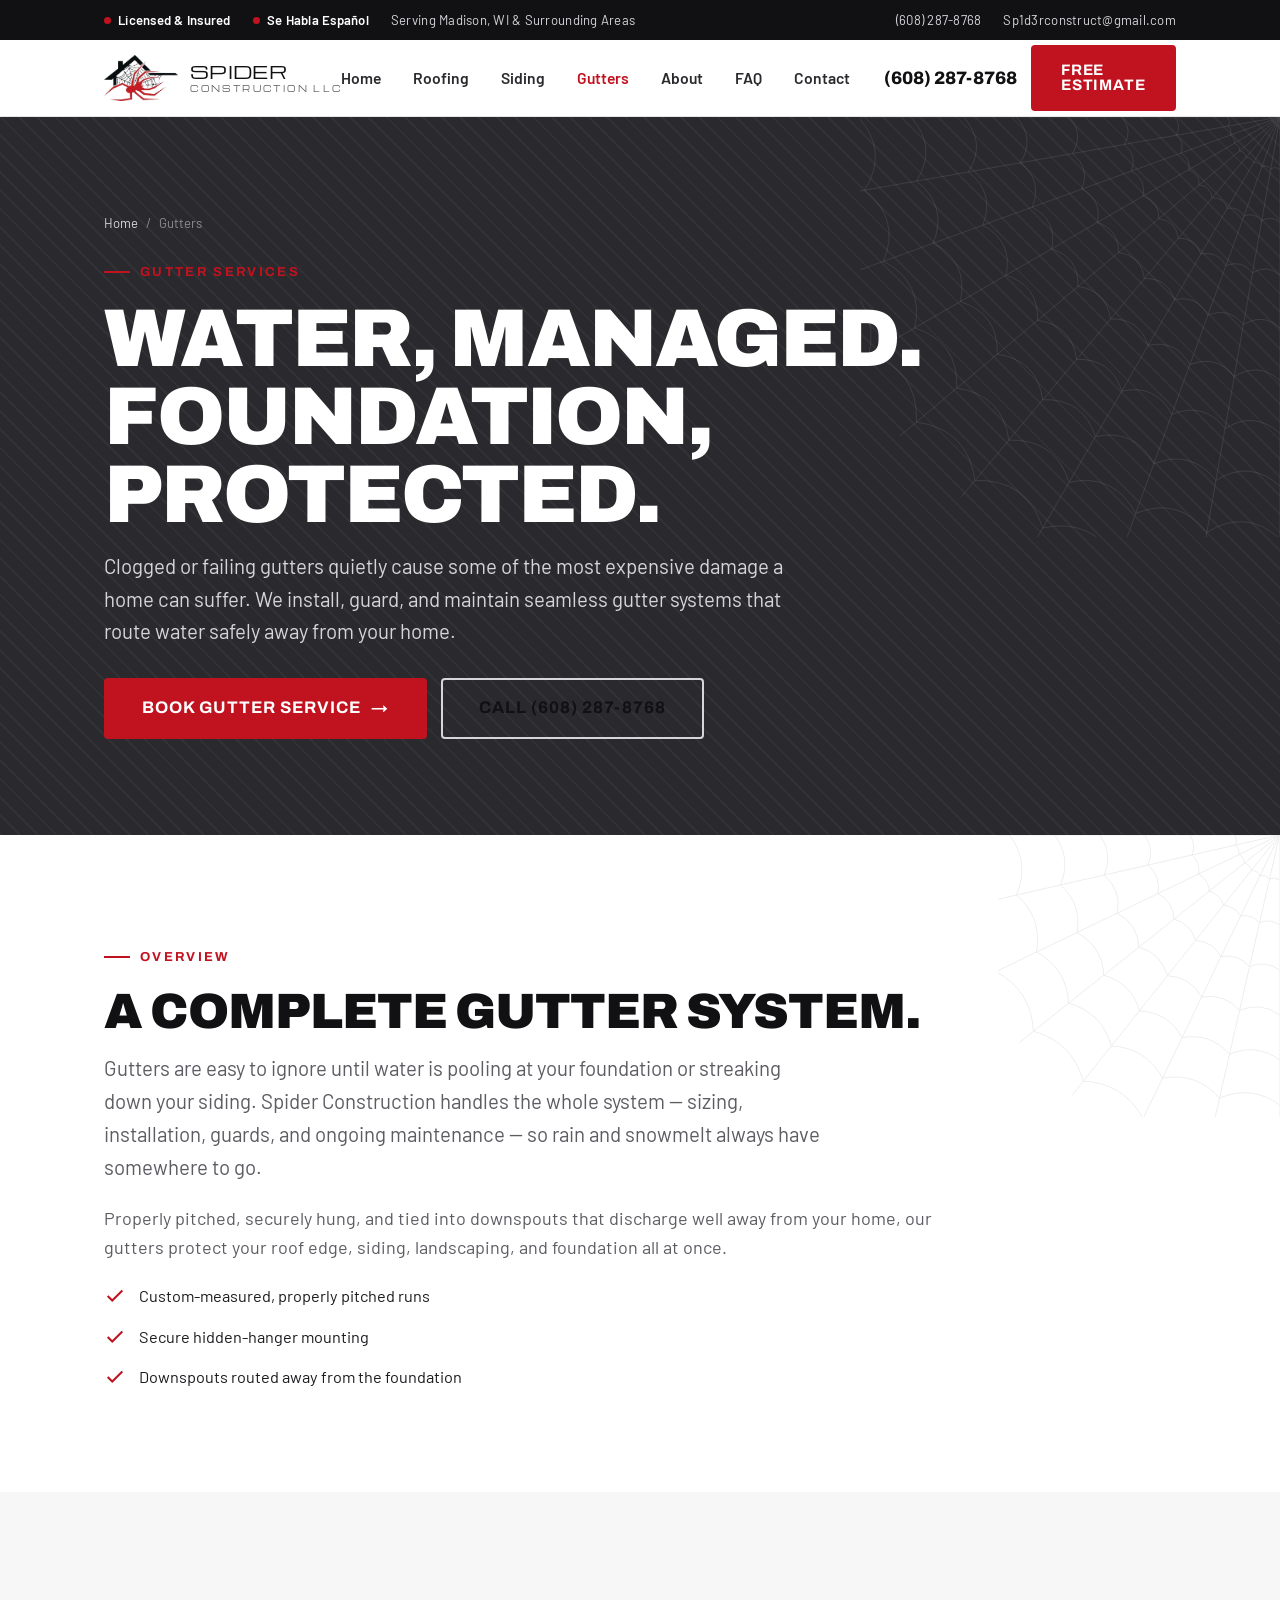
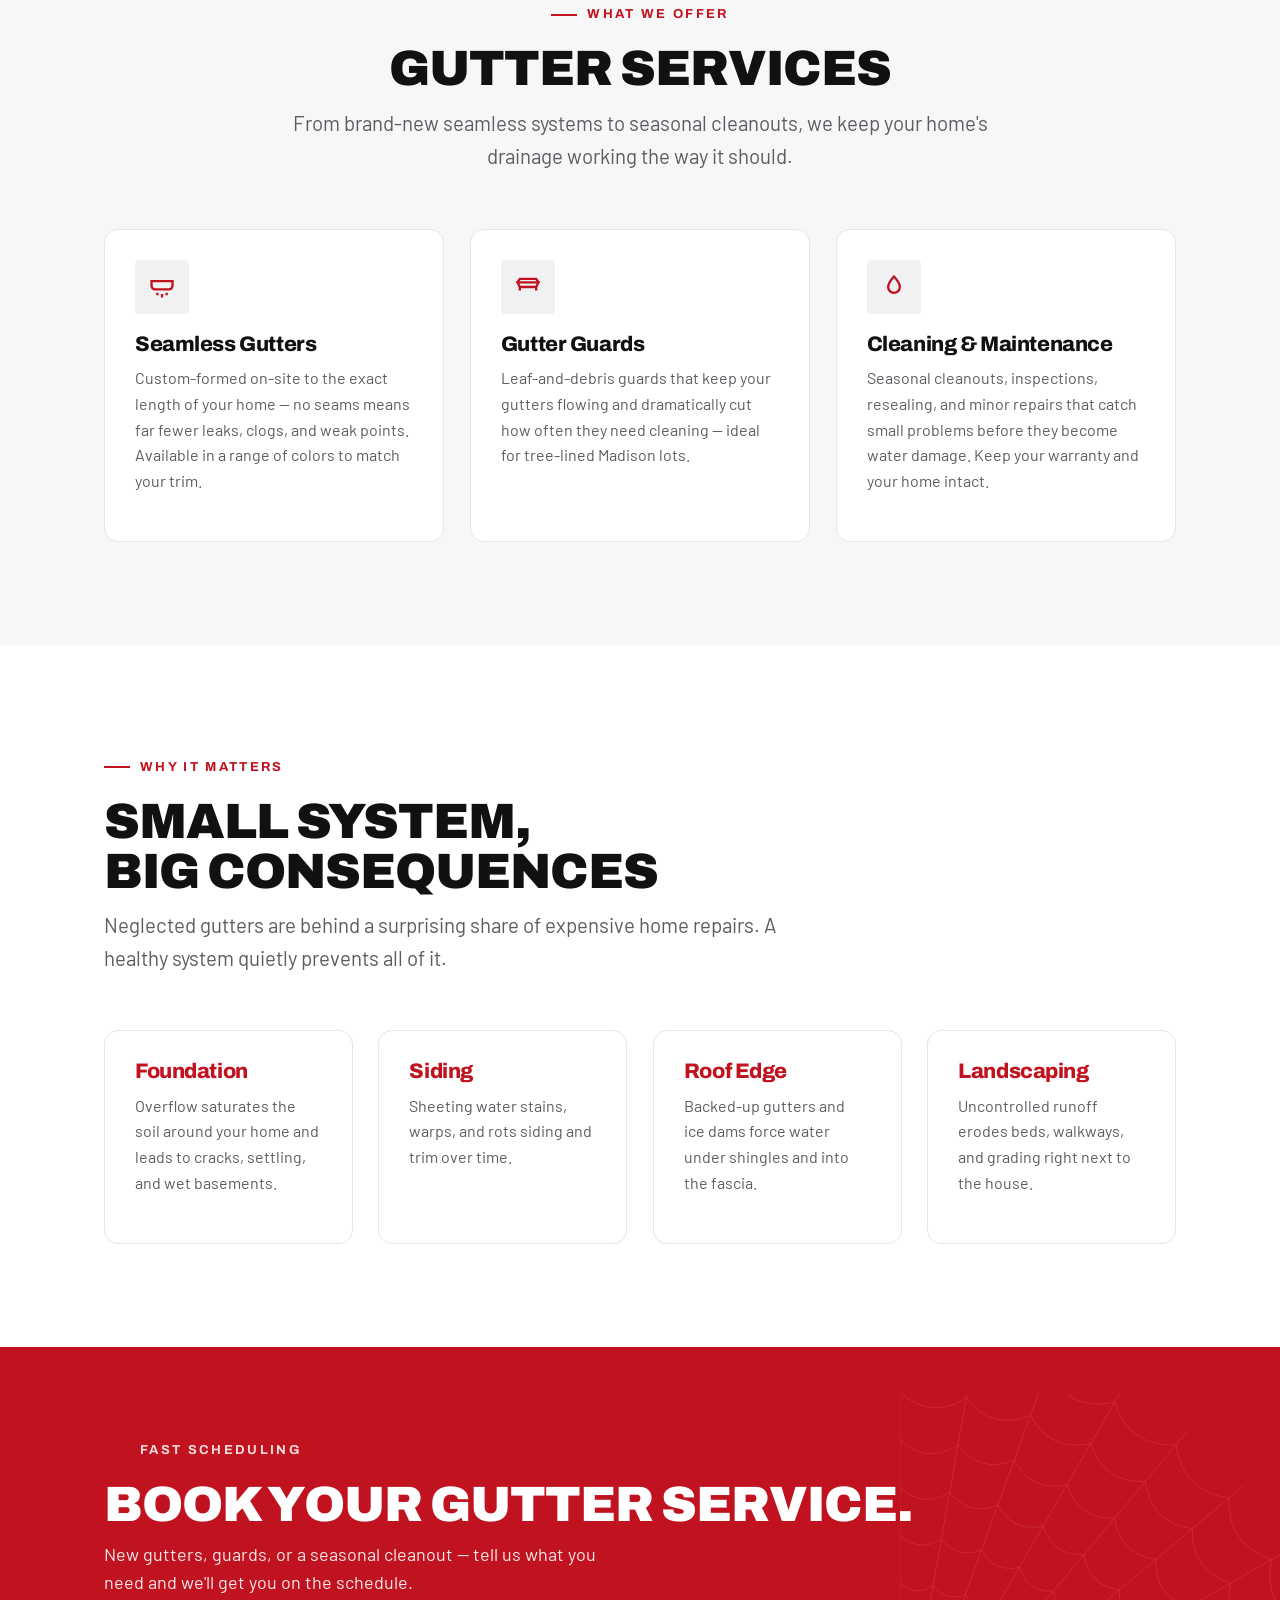
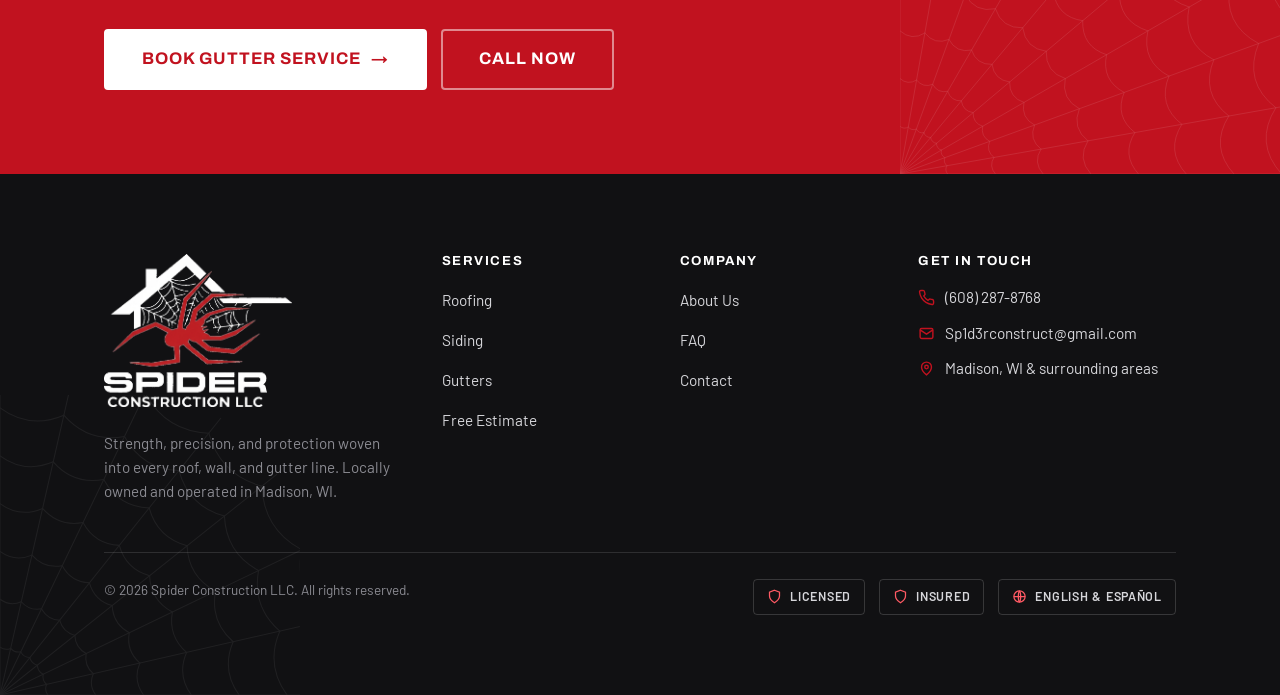
<file: gutters.html>
<!DOCTYPE html>
<html lang="en">
<head>
<meta charset="UTF-8">
<meta name="viewport" content="width=device-width, initial-scale=1.0">
<title>Gutter Services in Madison, WI | Seamless Gutters, Guards &amp; Cleaning | Spider Construction LLC</title>
<meta name="description" content="Seamless gutter installation, gutter guards, and cleaning &amp; maintenance in Madison, WI. Protect your roof, siding, and foundation from water damage. Book gutter service: (608) 287-8768.">
<meta name="keywords" content="seamless gutters Madison WI, gutter installation Madison, gutter guards Wisconsin, gutter cleaning Madison WI, gutter repair near me">
<link rel="preconnect" href="https://fonts.googleapis.com">
<link rel="preconnect" href="https://fonts.gstatic.com" crossorigin>
<link rel="stylesheet" href="styles.css">
<link rel="icon" href="assets/logo/favicon.svg" type="image/svg+xml">
</head>
<body>

<div class="topbar">
  <div class="container">
    <div class="topbar__group">
      <span class="badge">Licensed &amp; Insured</span>
      <span class="badge">Se Habla Español</span>
      <span>Serving Madison, WI &amp; Surrounding Areas</span>
    </div>
    <div class="topbar__group">
      <a href="tel:+16082878768">(608)&nbsp;287-8768</a>
      <a href="mailto:Sp1d3rconstruct@gmail.com">Sp1d3rconstruct@gmail.com</a>
    </div>
  </div>
</div>

<header class="site-header">
  <div class="container">
    <a class="brand" href="index.html" aria-label="Spider Construction LLC home">
      <img class="brand__logo" src="assets/logo/emblem-dark.png" alt="Spider Construction LLC roofing logo">
      <span class="brand__name"><b>SPIDER</b><small>CONSTRUCTION&nbsp;LLC</small></span>
    </a>
    <nav class="nav" aria-label="Primary">
      <a href="index.html">Home</a>
      <a href="roofing.html">Roofing</a>
      <a href="siding.html">Siding</a>
      <a href="gutters.html" class="active">Gutters</a>
      <a href="about.html">About</a>
      <a href="faq.html">FAQ</a>
      <a href="contact.html">Contact</a>
    </nav>
    <div class="header-cta">
      <a href="tel:+16082878768" class="header-phone">(608)&nbsp;287-8768</a>
      <a href="estimate.html" class="btn">Free Estimate</a>
      <button class="nav-toggle" aria-label="Open menu" aria-expanded="false">
        <svg viewBox="0 0 24 24" fill="none" stroke="currentColor" stroke-width="2.2"><path d="M3 6h18M3 12h18M3 18h18"/></svg>
      </button>
    </div>
  </div>
</header>

<section class="pagehero">
  <div class="pagehero__bg"></div>
  <img class="pagehero__web" src="assets/web-hero.svg" alt="">
  <div class="container">
    <div class="breadcrumb"><a href="index.html">Home</a> <span>/</span> <span>Gutters</span></div>
    <div class="kicker">Gutter Services</div>
    <h1 class="display" style="max-width:16ch;">Water, Managed. Foundation, Protected.</h1>
    <p class="lead">Clogged or failing gutters quietly cause some of the most expensive damage a home can suffer. We install, guard, and maintain seamless gutter systems that route water safely away from your home.</p>
    <div style="margin-top:30px;display:flex;gap:14px;flex-wrap:wrap;">
      <a href="estimate.html" class="btn btn--lg">Book Gutter Service <span class="arrow">&rarr;</span></a>
      <a href="tel:+16082878768" class="btn btn--ghost btn--lg">Call (608) 287-8768</a>
    </div>
  </div>
</section>

<!-- OVERVIEW -->
<section class="section">
  <img class="web-corner web-corner--tr" src="assets/web-corner.svg" alt="">
  <div class="container">
    <div class="split" style="display:block;max-width:840px;">
      <div class="anim-up">
        <div class="kicker">Overview</div>
        <h2 class="h2">A complete gutter system.</h2>
        <p class="lead" style="margin-top:16px;">Gutters are easy to ignore until water is pooling at your foundation or streaking down your siding. Spider Construction handles the whole system — sizing, installation, guards, and ongoing maintenance — so rain and snowmelt always have somewhere to go.</p>
        <p class="muted">Properly pitched, securely hung, and tied into downspouts that discharge well away from your home, our gutters protect your roof edge, siding, landscaping, and foundation all at once.</p>
        <ul class="feature-list">
          <li><svg viewBox="0 0 24 24" fill="none" stroke="currentColor" stroke-width="2.2"><path d="M20 6L9 17l-5-5"/></svg>Custom-measured, properly pitched runs</li>
          <li><svg viewBox="0 0 24 24" fill="none" stroke="currentColor" stroke-width="2.2"><path d="M20 6L9 17l-5-5"/></svg>Secure hidden-hanger mounting</li>
          <li><svg viewBox="0 0 24 24" fill="none" stroke="currentColor" stroke-width="2.2"><path d="M20 6L9 17l-5-5"/></svg>Downspouts routed away from the foundation</li>
        </ul>
      </div>
    </div>
  </div>
</section>

<!-- SERVICES -->
<section class="section section--gray">
  <div class="container">
    <div class="section__head center mx-auto anim-up">
      <div class="kicker" style="justify-content:center;">What We Offer</div>
      <h2 class="h2">Gutter services</h2>
      <p class="lead mx-auto" style="margin-top:14px;">From brand-new seamless systems to seasonal cleanouts, we keep your home's drainage working the way it should.</p>
    </div>
    <div class="grid grid--3">
      <div class="card anim-up"><span class="card__accent"></span>
        <span class="card__icon"><svg viewBox="0 0 24 24" fill="none" stroke="currentColor" stroke-width="2"><path d="M3 7h18v4a3 3 0 01-3 3H6a3 3 0 01-3-3z"/><path d="M8 17v2M16 17v2M12 18v3"/></svg></span>
        <h3>Seamless Gutters</h3>
        <p>Custom-formed on-site to the exact length of your home — no seams means far fewer leaks, clogs, and weak points. Available in a range of colors to match your trim.</p>
      </div>
      <div class="card anim-up"><span class="card__accent"></span>
        <span class="card__icon"><svg viewBox="0 0 24 24" fill="none" stroke="currentColor" stroke-width="2"><path d="M3 8h18l-2 4H5z"/><path d="M5 12v3M19 12v3M3 8l2-3h14l2 3"/></svg></span>
        <h3>Gutter Guards</h3>
        <p>Leaf-and-debris guards that keep your gutters flowing and dramatically cut how often they need cleaning — ideal for tree-lined Madison lots.</p>
      </div>
      <div class="card anim-up"><span class="card__accent"></span>
        <span class="card__icon"><svg viewBox="0 0 24 24" fill="none" stroke="currentColor" stroke-width="2"><path d="M12 3s5 5.5 5 9a5 5 0 01-10 0c0-3.5 5-9 5-9z"/></svg></span>
        <h3>Cleaning &amp; Maintenance</h3>
        <p>Seasonal cleanouts, inspections, resealing, and minor repairs that catch small problems before they become water damage. Keep your warranty and your home intact.</p>
      </div>
    </div>
  </div>
</section>

<!-- WHY IT MATTERS -->
<section class="section">
  <div class="container">
    <div class="section__head anim-up">
      <div class="kicker">Why It Matters</div>
      <h2 class="h2">Small system, big consequences</h2>
      <p class="lead" style="margin-top:12px;">Neglected gutters are behind a surprising share of expensive home repairs. A healthy system quietly prevents all of it.</p>
    </div>
    <div class="grid grid--4">
      <div class="card anim-up"><h3 style="color:var(--red);">Foundation</h3><p>Overflow saturates the soil around your home and leads to cracks, settling, and wet basements.</p></div>
      <div class="card anim-up"><h3 style="color:var(--red);">Siding</h3><p>Sheeting water stains, warps, and rots siding and trim over time.</p></div>
      <div class="card anim-up"><h3 style="color:var(--red);">Roof Edge</h3><p>Backed-up gutters and ice dams force water under shingles and into the fascia.</p></div>
      <div class="card anim-up"><h3 style="color:var(--red);">Landscaping</h3><p>Uncontrolled runoff erodes beds, walkways, and grading right next to the house.</p></div>
    </div>
  </div>
</section>

<!-- CTA -->
<section class="cta-band">
  <img class="cta-band__web" src="assets/web-hero.svg" alt="">
  <div class="container">
    <div>
      <div class="kicker" style="color:rgba(255,255,255,.85);">Fast Scheduling</div>
      <h2 class="h2">Book your gutter service.</h2>
      <p>New gutters, guards, or a seasonal cleanout — tell us what you need and we'll get you on the schedule.</p>
    </div>
    <div style="display:flex;gap:14px;flex-wrap:wrap;">
      <a href="estimate.html" class="btn btn--light btn--lg">Book Gutter Service <span class="arrow">&rarr;</span></a>
      <a href="tel:+16082878768" class="btn btn--ghost btn--lg" style="border-color:rgba(255,255,255,.5);color:#fff;">Call Now</a>
    </div>
  </div>
</section>

<footer class="site-footer">
  <img class="site-footer__web" src="assets/web-corner.svg" alt="">
  <div class="container">
    <div class="footer-grid">
      <div class="footer-brand">
        <a class="brand" href="index.html">
          <img class="brand__logo brand__logo--full" src="assets/logo/logo-full-light.png" alt="Spider Construction LLC roofing, siding and gutters">
        </a>
        <p class="footer-about">Strength, precision, and protection woven into every roof, wall, and gutter line. Locally owned and operated in Madison, WI.</p>
      </div>
      <div><h5>Services</h5><ul><li><a href="roofing.html">Roofing</a></li><li><a href="siding.html">Siding</a></li><li><a href="gutters.html">Gutters</a></li><li><a href="estimate.html">Free Estimate</a></li></ul></div>
      <div><h5>Company</h5><ul><li><a href="about.html">About Us</a></li><li><a href="faq.html">FAQ</a></li><li><a href="contact.html">Contact</a></li></ul></div>
      <div><h5>Get In Touch</h5>
        <ul class="footer-contact">
          <li><svg viewBox="0 0 24 24" fill="none" stroke="currentColor" stroke-width="2"><path d="M22 16.9v3a2 2 0 01-2.2 2 19.8 19.8 0 01-8.6-3 19.5 19.5 0 01-6-6 19.8 19.8 0 01-3-8.6A2 2 0 014.1 2h3a2 2 0 012 1.7c.1 1 .4 1.9.7 2.8a2 2 0 01-.5 2.1L8.1 9.9a16 16 0 006 6l1.3-1.2a2 2 0 012.1-.5c.9.3 1.8.6 2.8.7a2 2 0 011.7 2z"/></svg><a href="tel:+16082878768">(608) 287-8768</a></li>
          <li><svg viewBox="0 0 24 24" fill="none" stroke="currentColor" stroke-width="2"><rect x="3" y="5" width="18" height="14" rx="2"/><path d="M3 7l9 6 9-6"/></svg><a href="mailto:Sp1d3rconstruct@gmail.com">Sp1d3rconstruct@gmail.com</a></li>
          <li><svg viewBox="0 0 24 24" fill="none" stroke="currentColor" stroke-width="2"><path d="M12 21s-7-5.2-7-11a7 7 0 0114 0c0 5.8-7 11-7 11z"/><circle cx="12" cy="10" r="2.5"/></svg><span>Madison, WI &amp; surrounding areas</span></li>
        </ul>
      </div>
    </div>
    <div class="footer-bottom">
      <span>&copy; <span data-year>2026</span> Spider Construction LLC. All rights reserved.</span>
      <div class="footer-badges">
        <span class="footer-badge"><svg viewBox="0 0 24 24" fill="none" stroke="currentColor" stroke-width="2"><path d="M12 2l8 3v6c0 5-3.5 8-8 11-4.5-3-8-6-8-11V5z"/></svg>Licensed</span>
        <span class="footer-badge"><svg viewBox="0 0 24 24" fill="none" stroke="currentColor" stroke-width="2"><path d="M12 2l8 3v6c0 5-3.5 8-8 11-4.5-3-8-6-8-11V5z"/></svg>Insured</span>
        <span class="footer-badge"><svg viewBox="0 0 24 24" fill="none" stroke="currentColor" stroke-width="2"><circle cx="12" cy="12" r="9"/><path d="M3 12h18M12 3c2.5 2.6 2.5 15.4 0 18M12 3c-2.5 2.6-2.5 15.4 0 18"/></svg>English &amp; Español</span>
      </div>
    </div>
  </div>
</footer>

<script src="site.js"></script>
</body>
</html>
</file>
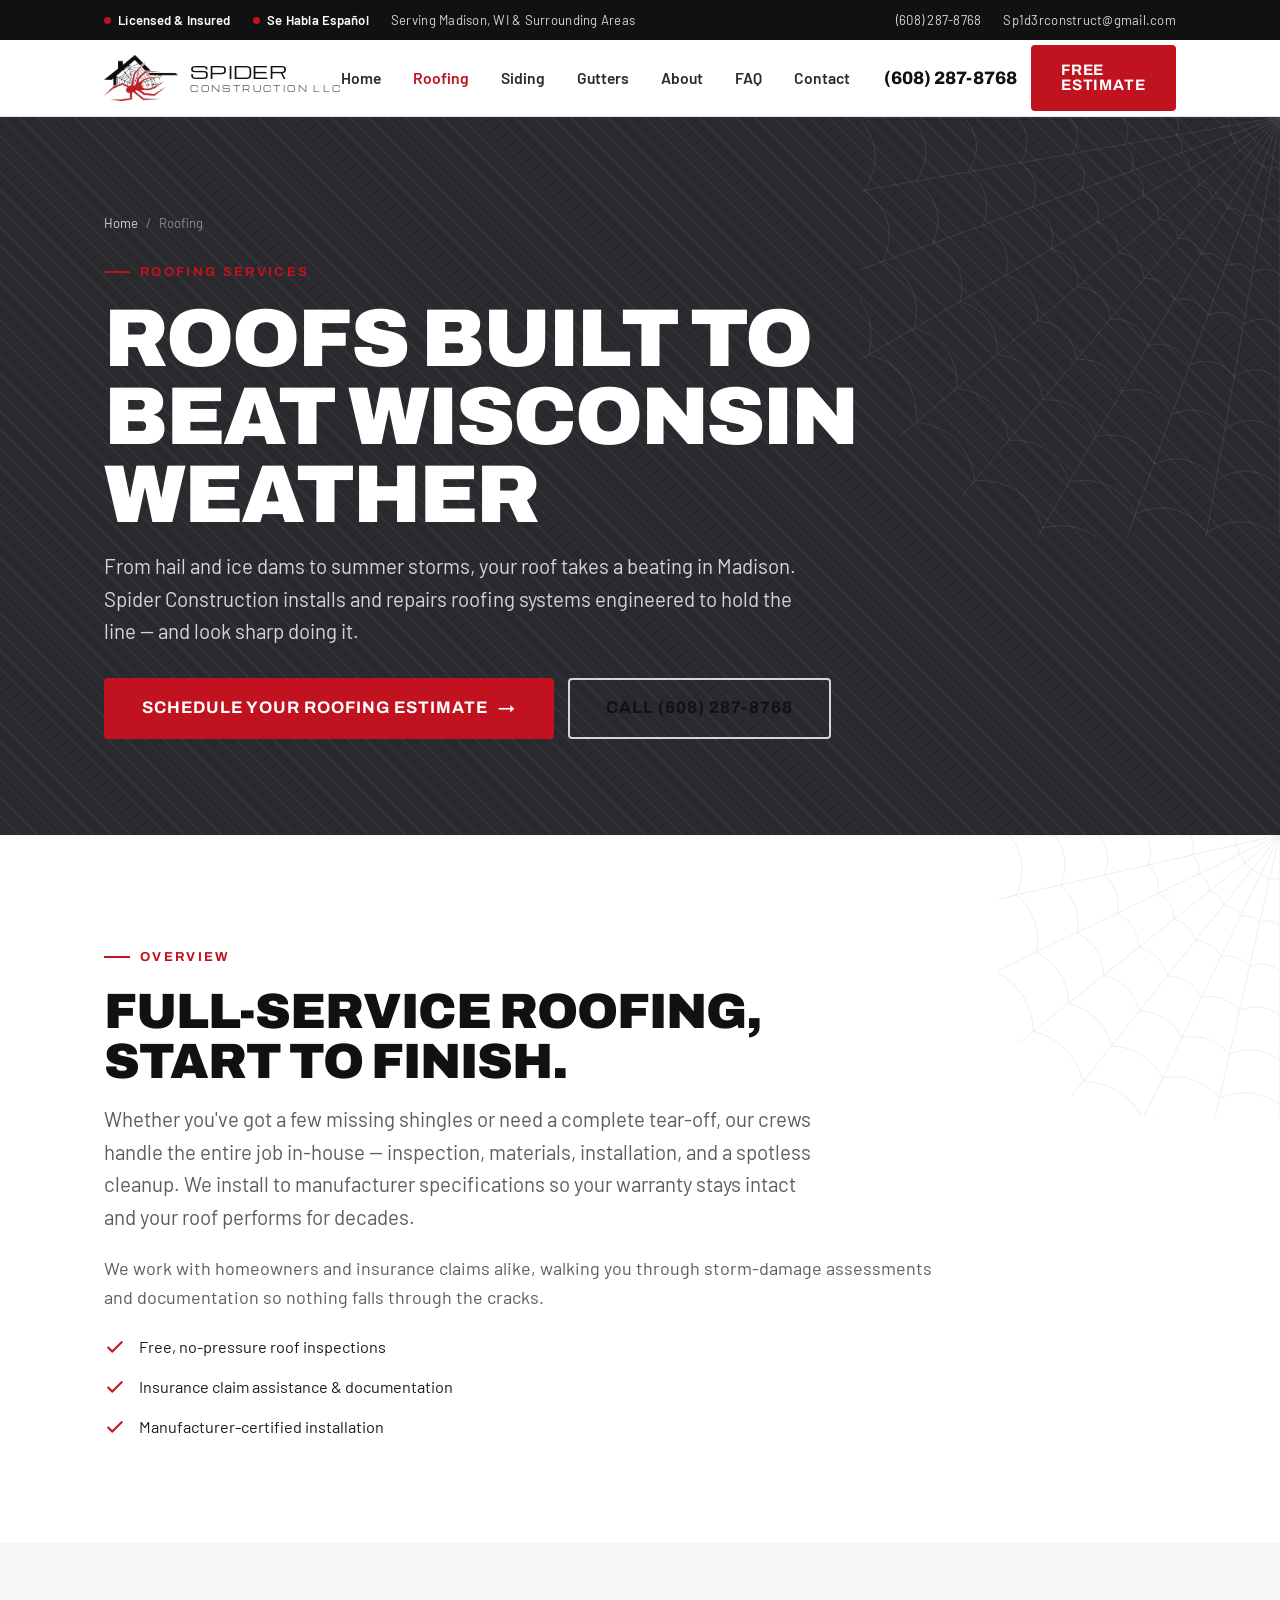
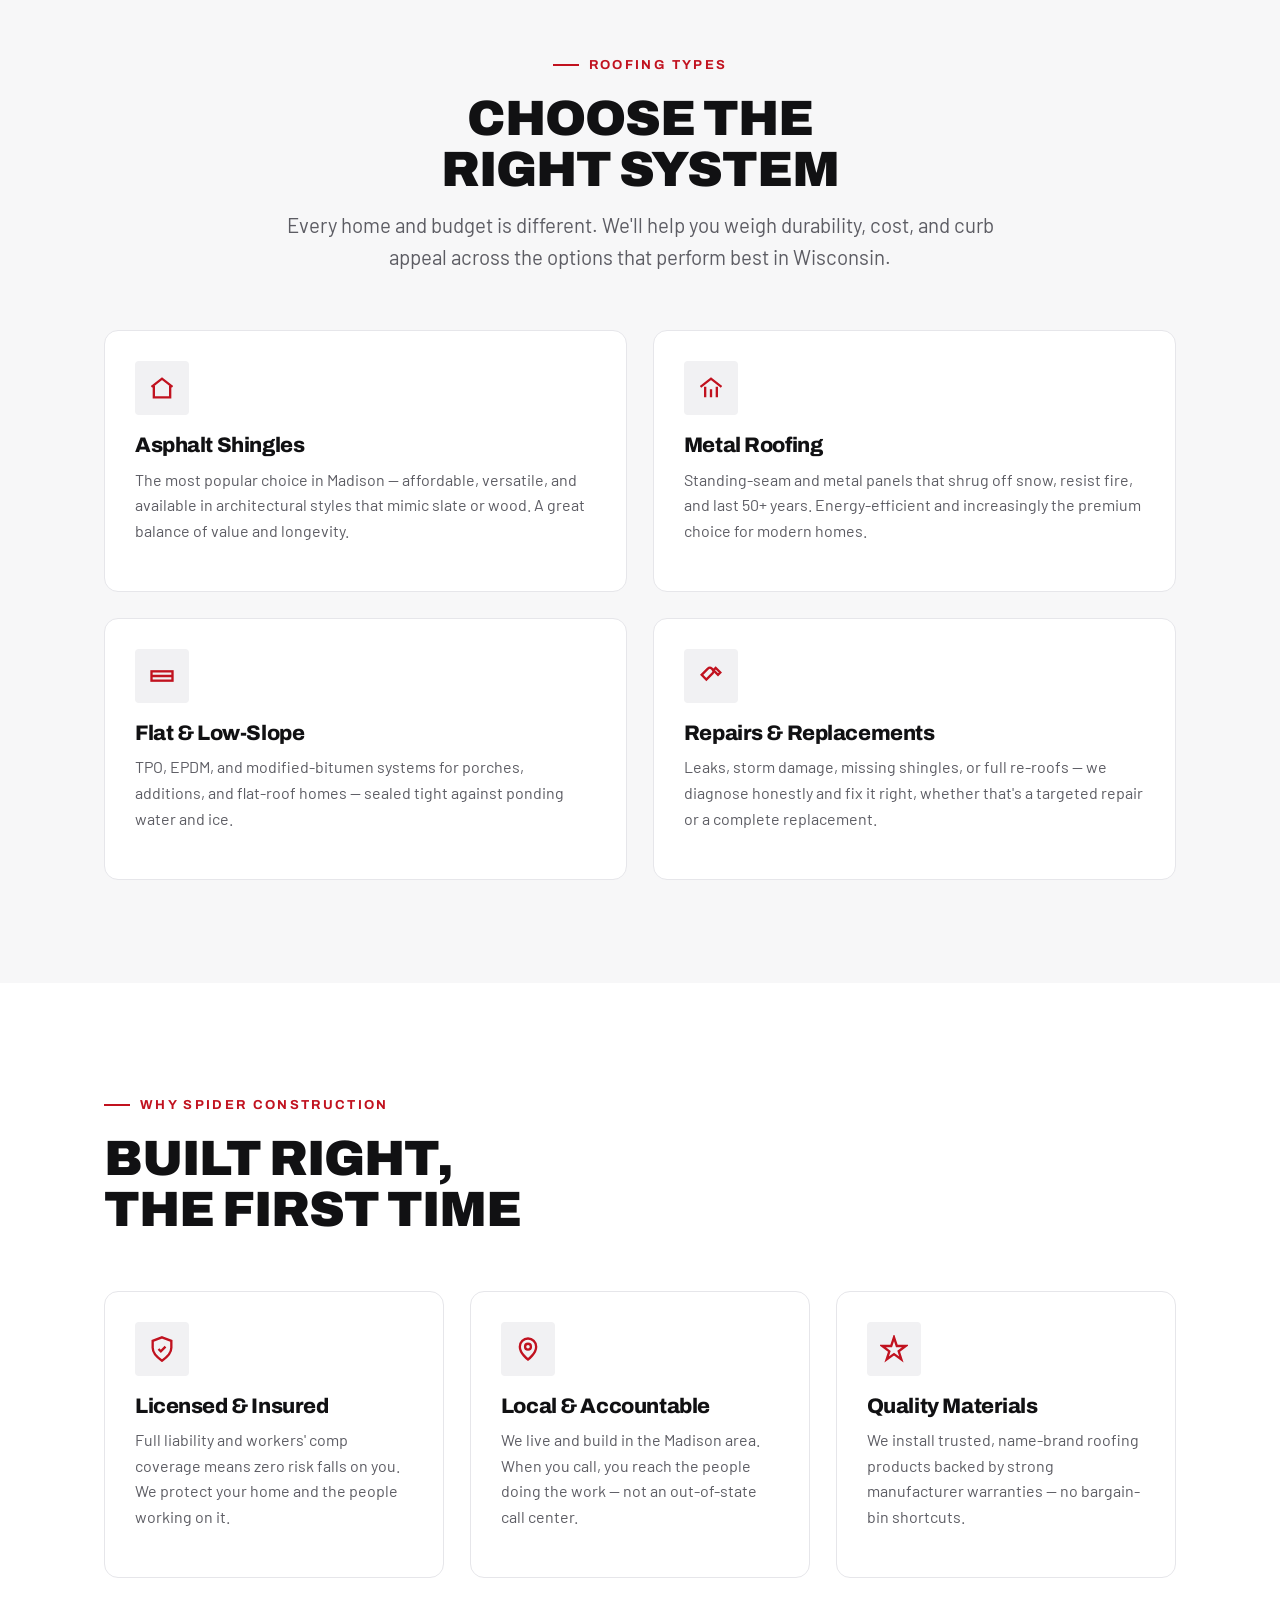
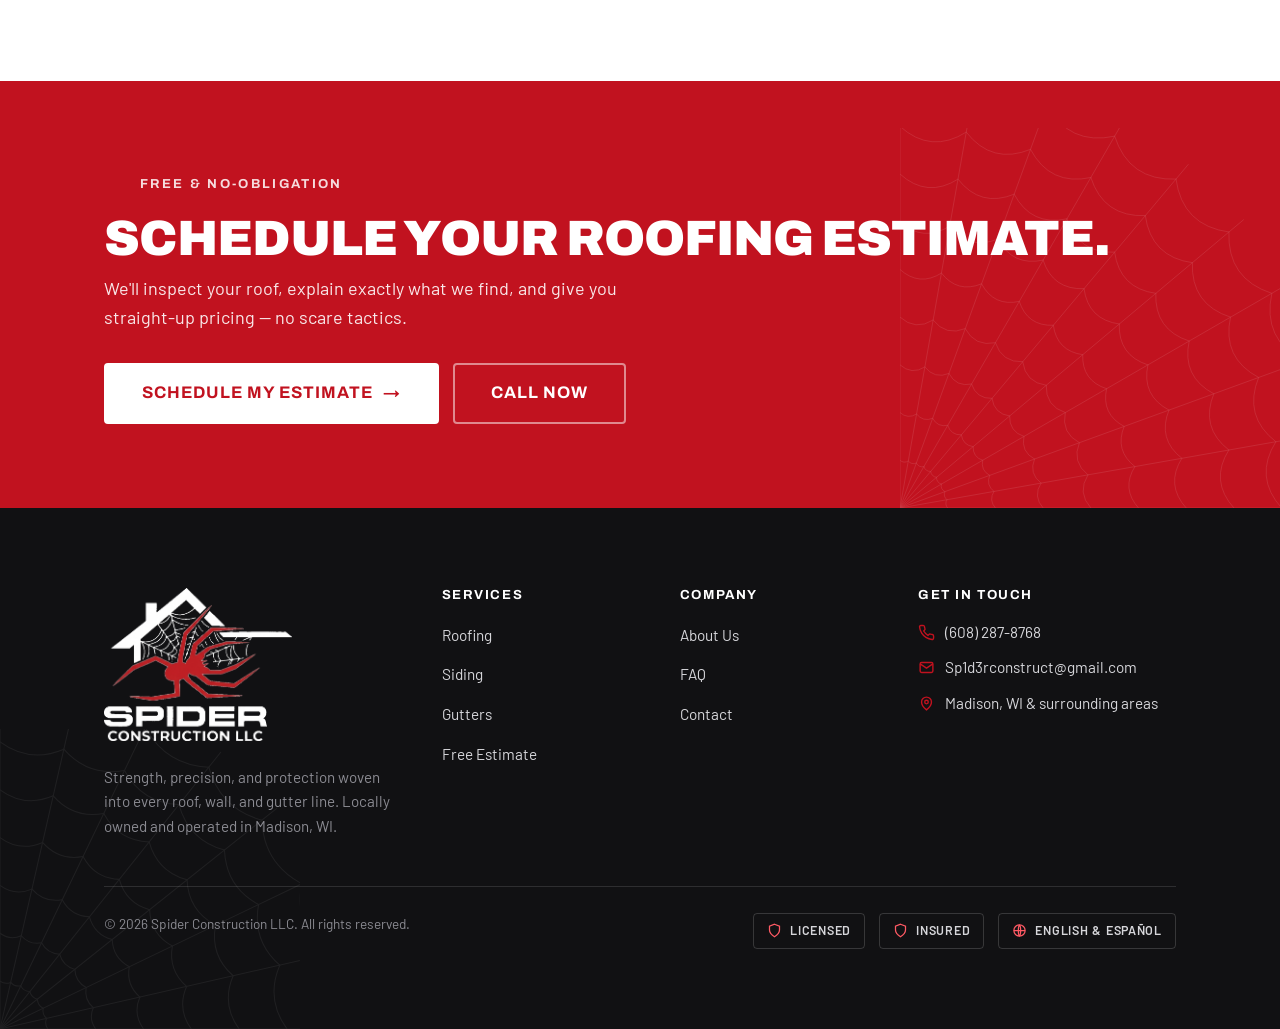
<file: roofing.html>
<!DOCTYPE html>
<html lang="en">
<head>
<meta charset="UTF-8">
<meta name="viewport" content="width=device-width, initial-scale=1.0">
<title>Roofing Services in Madison, WI | Asphalt, Metal &amp; Flat Roofs | Spider Construction LLC</title>
<meta name="description" content="Expert roof repair and replacement in Madison, WI. Asphalt shingle, standing-seam metal, and flat roofing from a licensed, insured local roofing company. Schedule a free roofing estimate: (608) 287-8768.">
<meta name="keywords" content="roofing Madison WI, roof replacement Madison WI, roof repair Madison, asphalt shingle roofing, metal roofing Wisconsin, storm damage roof repair Madison">
<link rel="preconnect" href="https://fonts.googleapis.com">
<link rel="preconnect" href="https://fonts.gstatic.com" crossorigin>
<link rel="stylesheet" href="styles.css">
<link rel="icon" href="assets/logo/favicon.svg" type="image/svg+xml">
</head>
<body>

<div class="topbar">
  <div class="container">
    <div class="topbar__group">
      <span class="badge">Licensed &amp; Insured</span>
      <span class="badge">Se Habla Español</span>
      <span>Serving Madison, WI &amp; Surrounding Areas</span>
    </div>
    <div class="topbar__group">
      <a href="tel:+16082878768">(608)&nbsp;287-8768</a>
      <a href="mailto:Sp1d3rconstruct@gmail.com">Sp1d3rconstruct@gmail.com</a>
    </div>
  </div>
</div>

<header class="site-header">
  <div class="container">
    <a class="brand" href="index.html" aria-label="Spider Construction LLC home">
      <img class="brand__logo" src="assets/logo/emblem-dark.png" alt="Spider Construction LLC roofing logo">
      <span class="brand__name"><b>SPIDER</b><small>CONSTRUCTION&nbsp;LLC</small></span>
    </a>
    <nav class="nav" aria-label="Primary">
      <a href="index.html">Home</a>
      <a href="roofing.html" class="active">Roofing</a>
      <a href="siding.html">Siding</a>
      <a href="gutters.html">Gutters</a>
      <a href="about.html">About</a>
      <a href="faq.html">FAQ</a>
      <a href="contact.html">Contact</a>
    </nav>
    <div class="header-cta">
      <a href="tel:+16082878768" class="header-phone">(608)&nbsp;287-8768</a>
      <a href="estimate.html" class="btn">Free Estimate</a>
      <button class="nav-toggle" aria-label="Open menu" aria-expanded="false">
        <svg viewBox="0 0 24 24" fill="none" stroke="currentColor" stroke-width="2.2"><path d="M3 6h18M3 12h18M3 18h18"/></svg>
      </button>
    </div>
  </div>
</header>

<!-- PAGE HERO -->
<section class="pagehero">
  <div class="pagehero__bg"></div>
  <img class="pagehero__web" src="assets/web-hero.svg" alt="">
  <div class="container">
    <div class="breadcrumb"><a href="index.html">Home</a> <span>/</span> <span>Roofing</span></div>
    <div class="kicker">Roofing Services</div>
    <h1 class="display" style="max-width:16ch;">Roofs Built to Beat Wisconsin Weather</h1>
    <p class="lead">From hail and ice dams to summer storms, your roof takes a beating in Madison. Spider Construction installs and repairs roofing systems engineered to hold the line — and look sharp doing it.</p>
    <div style="margin-top:30px;display:flex;gap:14px;flex-wrap:wrap;">
      <a href="estimate.html" class="btn btn--lg">Schedule Your Roofing Estimate <span class="arrow">&rarr;</span></a>
      <a href="tel:+16082878768" class="btn btn--ghost btn--lg">Call (608) 287-8768</a>
    </div>
  </div>
</section>

<!-- OVERVIEW -->
<section class="section">
  <img class="web-corner web-corner--tr" src="assets/web-corner.svg" alt="">
  <div class="container">
    <div class="split" style="display:block;max-width:840px;">
      <div class="anim-up">
        <div class="kicker">Overview</div>
        <h2 class="h2">Full-service roofing,<br>start to finish.</h2>
        <p class="lead" style="margin-top:16px;">Whether you've got a few missing shingles or need a complete tear-off, our crews handle the entire job in-house — inspection, materials, installation, and a spotless cleanup. We install to manufacturer specifications so your warranty stays intact and your roof performs for decades.</p>
        <p class="muted">We work with homeowners and insurance claims alike, walking you through storm-damage assessments and documentation so nothing falls through the cracks.</p>
        <ul class="feature-list">
          <li><svg viewBox="0 0 24 24" fill="none" stroke="currentColor" stroke-width="2.2"><path d="M20 6L9 17l-5-5"/></svg>Free, no-pressure roof inspections</li>
          <li><svg viewBox="0 0 24 24" fill="none" stroke="currentColor" stroke-width="2.2"><path d="M20 6L9 17l-5-5"/></svg>Insurance claim assistance &amp; documentation</li>
          <li><svg viewBox="0 0 24 24" fill="none" stroke="currentColor" stroke-width="2.2"><path d="M20 6L9 17l-5-5"/></svg>Manufacturer-certified installation</li>
        </ul>
      </div>
    </div>
  </div>
</section>

<!-- TYPES -->
<section class="section section--gray">
  <div class="container">
    <div class="section__head center mx-auto anim-up">
      <div class="kicker" style="justify-content:center;">Roofing Types</div>
      <h2 class="h2">Choose the right system</h2>
      <p class="lead mx-auto" style="margin-top:14px;">Every home and budget is different. We'll help you weigh durability, cost, and curb appeal across the options that perform best in Wisconsin.</p>
    </div>
    <div class="grid grid--2">
      <div class="card anim-up"><span class="card__accent"></span>
        <span class="card__icon"><svg viewBox="0 0 24 24" fill="none" stroke="currentColor" stroke-width="2"><path d="M3 11l9-7 9 7"/><path d="M5 10v10h14V10"/></svg></span>
        <h3>Asphalt Shingles</h3>
        <p>The most popular choice in Madison — affordable, versatile, and available in architectural styles that mimic slate or wood. A great balance of value and longevity.</p>
      </div>
      <div class="card anim-up"><span class="card__accent"></span>
        <span class="card__icon"><svg viewBox="0 0 24 24" fill="none" stroke="currentColor" stroke-width="2"><path d="M3 11l9-7 9 7"/><path d="M7 20V11M12 20v-7M17 20v-9"/></svg></span>
        <h3>Metal Roofing</h3>
        <p>Standing-seam and metal panels that shrug off snow, resist fire, and last 50+ years. Energy-efficient and increasingly the premium choice for modern homes.</p>
      </div>
      <div class="card anim-up"><span class="card__accent"></span>
        <span class="card__icon"><svg viewBox="0 0 24 24" fill="none" stroke="currentColor" stroke-width="2"><rect x="3" y="8" width="18" height="8"/><path d="M3 12h18"/></svg></span>
        <h3>Flat &amp; Low-Slope</h3>
        <p>TPO, EPDM, and modified-bitumen systems for porches, additions, and flat-roof homes — sealed tight against ponding water and ice.</p>
      </div>
      <div class="card anim-up"><span class="card__accent"></span>
        <span class="card__icon"><svg viewBox="0 0 24 24" fill="none" stroke="currentColor" stroke-width="2"><path d="M14 7l-1.5-1.5a2 2 0 00-3 0L4 11l4 4 5.5-5.5a2 2 0 000-3z"/><path d="M14 7l4 4 2-2-4-4z"/></svg></span>
        <h3>Repairs &amp; Replacements</h3>
        <p>Leaks, storm damage, missing shingles, or full re-roofs — we diagnose honestly and fix it right, whether that's a targeted repair or a complete replacement.</p>
      </div>
    </div>
  </div>
</section>

<!-- BENEFITS -->
<section class="section">
  <div class="container">
    <div class="section__head anim-up">
      <div class="kicker">Why Spider Construction</div>
      <h2 class="h2">Built right, the first time</h2>
    </div>
    <div class="grid grid--3">
      <div class="card anim-up"><span class="card__accent"></span>
        <span class="card__icon"><svg viewBox="0 0 24 24" fill="none" stroke="currentColor" stroke-width="2"><path d="M12 2l8 3v6c0 5-3.5 8-8 11-4.5-3-8-6-8-11V5z"/><path d="M9 12l2 2 4-4"/></svg></span>
        <h3>Licensed &amp; Insured</h3>
        <p>Full liability and workers' comp coverage means zero risk falls on you. We protect your home and the people working on it.</p>
      </div>
      <div class="card anim-up"><span class="card__accent"></span>
        <span class="card__icon"><svg viewBox="0 0 24 24" fill="none" stroke="currentColor" stroke-width="2"><path d="M12 21s-7-5.2-7-11a7 7 0 0114 0c0 5.8-7 11-7 11z"/><circle cx="12" cy="10" r="2.5"/></svg></span>
        <h3>Local &amp; Accountable</h3>
        <p>We live and build in the Madison area. When you call, you reach the people doing the work — not an out-of-state call center.</p>
      </div>
      <div class="card anim-up"><span class="card__accent"></span>
        <span class="card__icon"><svg viewBox="0 0 24 24" fill="none" stroke="currentColor" stroke-width="2"><path d="M12 2l2.4 7.4H22l-6 4.5 2.3 7.1-6.3-4.6L5.7 21 8 14 2 9.4h7.6z"/></svg></span>
        <h3>Quality Materials</h3>
        <p>We install trusted, name-brand roofing products backed by strong manufacturer warranties — no bargain-bin shortcuts.</p>
      </div>
    </div>
  </div>
</section>

<!-- CTA -->
<section class="cta-band">
  <img class="cta-band__web" src="assets/web-hero.svg" alt="">
  <div class="container">
    <div>
      <div class="kicker" style="color:rgba(255,255,255,.85);">Free &amp; No-Obligation</div>
      <h2 class="h2">Schedule your roofing estimate.</h2>
      <p>We'll inspect your roof, explain exactly what we find, and give you straight-up pricing — no scare tactics.</p>
    </div>
    <div style="display:flex;gap:14px;flex-wrap:wrap;">
      <a href="estimate.html" class="btn btn--light btn--lg">Schedule My Estimate <span class="arrow">&rarr;</span></a>
      <a href="tel:+16082878768" class="btn btn--ghost btn--lg" style="border-color:rgba(255,255,255,.5);color:#fff;">Call Now</a>
    </div>
  </div>
</section>

<footer class="site-footer">
  <img class="site-footer__web" src="assets/web-corner.svg" alt="">
  <div class="container">
    <div class="footer-grid">
      <div class="footer-brand">
        <a class="brand" href="index.html">
          <img class="brand__logo brand__logo--full" src="assets/logo/logo-full-light.png" alt="Spider Construction LLC roofing, siding and gutters">
        </a>
        <p class="footer-about">Strength, precision, and protection woven into every roof, wall, and gutter line. Locally owned and operated in Madison, WI.</p>
      </div>
      <div><h5>Services</h5><ul><li><a href="roofing.html">Roofing</a></li><li><a href="siding.html">Siding</a></li><li><a href="gutters.html">Gutters</a></li><li><a href="estimate.html">Free Estimate</a></li></ul></div>
      <div><h5>Company</h5><ul><li><a href="about.html">About Us</a></li><li><a href="faq.html">FAQ</a></li><li><a href="contact.html">Contact</a></li></ul></div>
      <div><h5>Get In Touch</h5>
        <ul class="footer-contact">
          <li><svg viewBox="0 0 24 24" fill="none" stroke="currentColor" stroke-width="2"><path d="M22 16.9v3a2 2 0 01-2.2 2 19.8 19.8 0 01-8.6-3 19.5 19.5 0 01-6-6 19.8 19.8 0 01-3-8.6A2 2 0 014.1 2h3a2 2 0 012 1.7c.1 1 .4 1.9.7 2.8a2 2 0 01-.5 2.1L8.1 9.9a16 16 0 006 6l1.3-1.2a2 2 0 012.1-.5c.9.3 1.8.6 2.8.7a2 2 0 011.7 2z"/></svg><a href="tel:+16082878768">(608) 287-8768</a></li>
          <li><svg viewBox="0 0 24 24" fill="none" stroke="currentColor" stroke-width="2"><rect x="3" y="5" width="18" height="14" rx="2"/><path d="M3 7l9 6 9-6"/></svg><a href="mailto:Sp1d3rconstruct@gmail.com">Sp1d3rconstruct@gmail.com</a></li>
          <li><svg viewBox="0 0 24 24" fill="none" stroke="currentColor" stroke-width="2"><path d="M12 21s-7-5.2-7-11a7 7 0 0114 0c0 5.8-7 11-7 11z"/><circle cx="12" cy="10" r="2.5"/></svg><span>Madison, WI &amp; surrounding areas</span></li>
        </ul>
      </div>
    </div>
    <div class="footer-bottom">
      <span>&copy; <span data-year>2026</span> Spider Construction LLC. All rights reserved.</span>
      <div class="footer-badges">
        <span class="footer-badge"><svg viewBox="0 0 24 24" fill="none" stroke="currentColor" stroke-width="2"><path d="M12 2l8 3v6c0 5-3.5 8-8 11-4.5-3-8-6-8-11V5z"/></svg>Licensed</span>
        <span class="footer-badge"><svg viewBox="0 0 24 24" fill="none" stroke="currentColor" stroke-width="2"><path d="M12 2l8 3v6c0 5-3.5 8-8 11-4.5-3-8-6-8-11V5z"/></svg>Insured</span>
        <span class="footer-badge"><svg viewBox="0 0 24 24" fill="none" stroke="currentColor" stroke-width="2"><circle cx="12" cy="12" r="9"/><path d="M3 12h18M12 3c2.5 2.6 2.5 15.4 0 18M12 3c-2.5 2.6-2.5 15.4 0 18"/></svg>English &amp; Español</span>
      </div>
    </div>
  </div>
</footer>

<template id="__bundler_thumbnail" data-bg-color="#111113">
  <svg viewBox="0 0 1200 800" xmlns="http://www.w3.org/2000/svg">
    <rect width="1200" height="800" fill="#111113"/>
    <g fill="none" stroke="#ffffff" stroke-width="22" stroke-linecap="round" stroke-linejoin="round">
      <path d="M360 470 L600 270 L840 470"/>
      <path d="M420 452 L420 560 L780 560 L780 452"/>
    </g>
    <g fill="#C1121F">
      <ellipse cx="600" cy="430" rx="46" ry="58"/>
      <ellipse cx="600" cy="356" rx="28" ry="34"/>
      <g stroke="#C1121F" stroke-width="15" stroke-linecap="round">
        <path d="M600 372 C540 330 500 300 470 322"/>
        <path d="M600 392 C536 372 492 366 470 392"/>
        <path d="M600 372 C660 330 700 300 730 322"/>
        <path d="M600 392 C664 372 708 366 730 392"/>
      </g>
    </g>
    <text x="600" y="660" font-family="Arial, sans-serif" font-size="68" font-weight="bold" fill="#ffffff" text-anchor="middle" letter-spacing="6">SPIDER CONSTRUCTION</text>
  </svg>
</template>

<script src="site.js"></script>
</body>
</html>
</file>
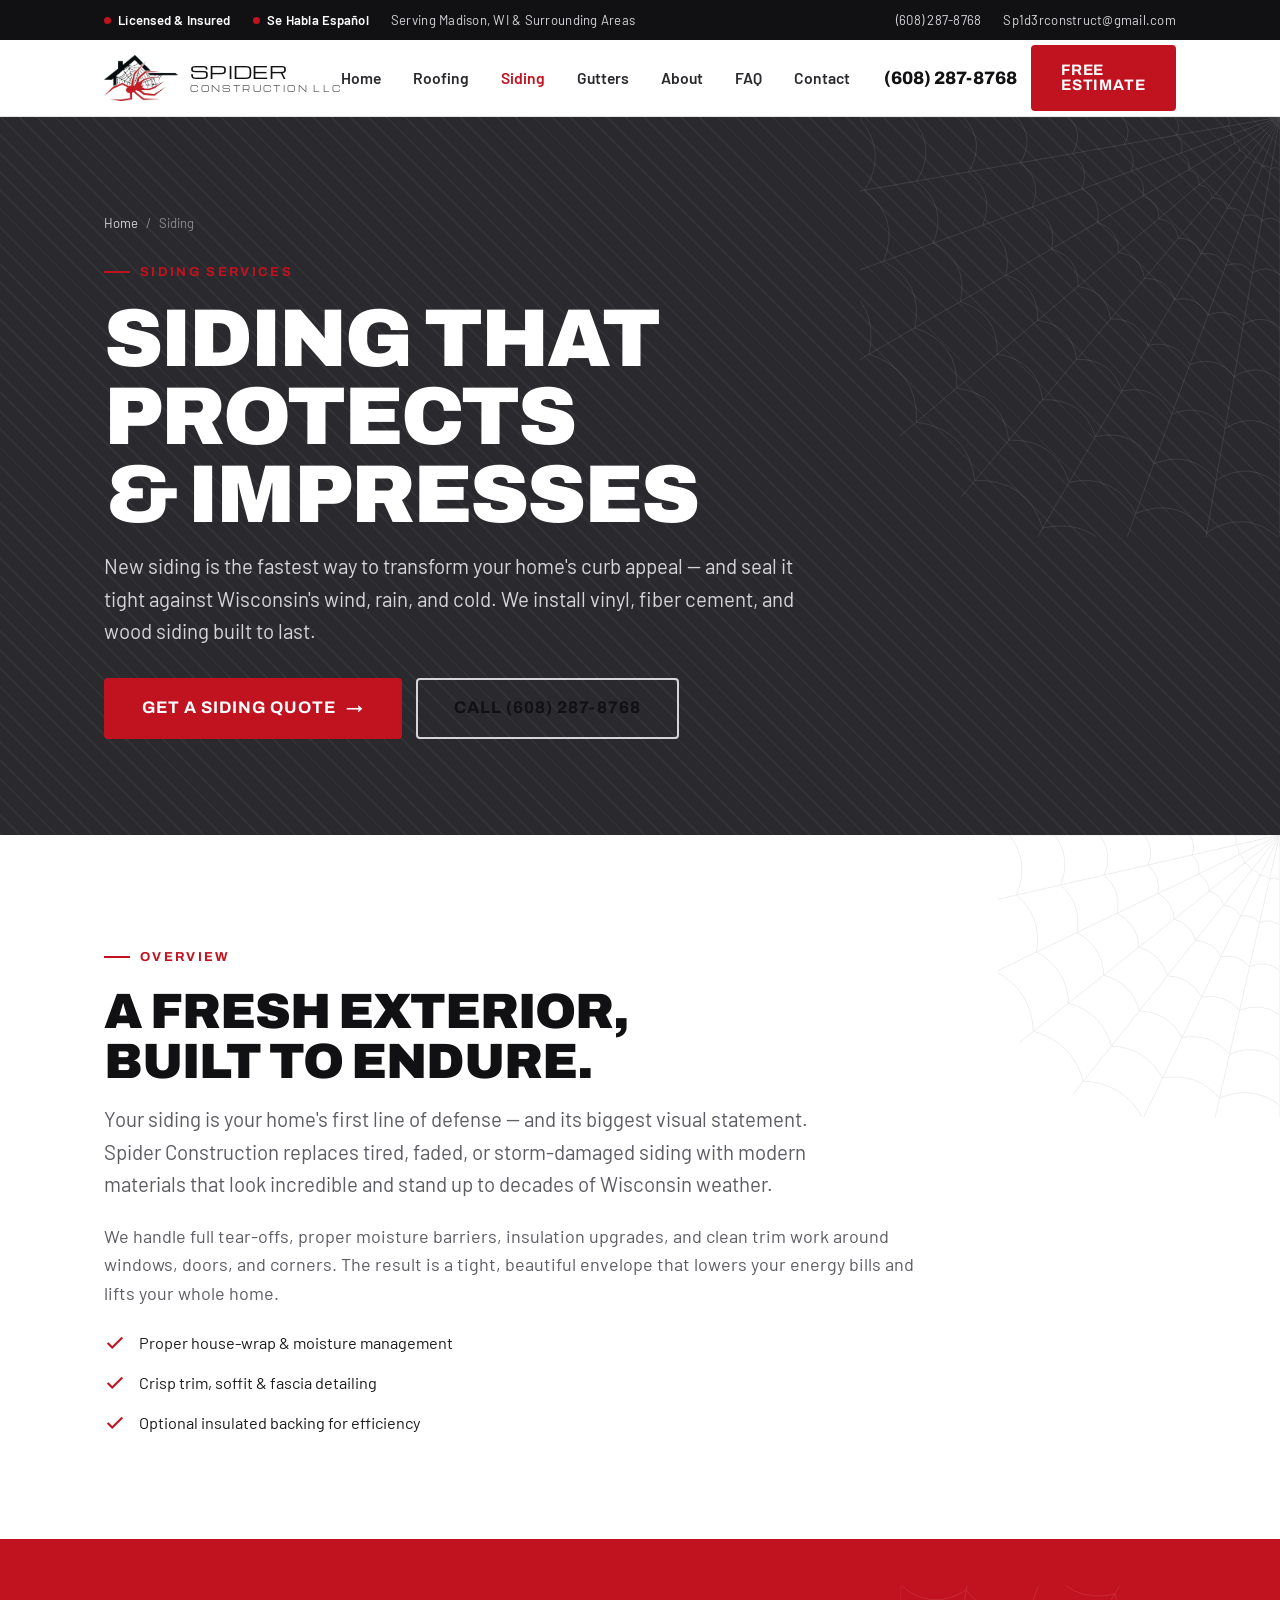
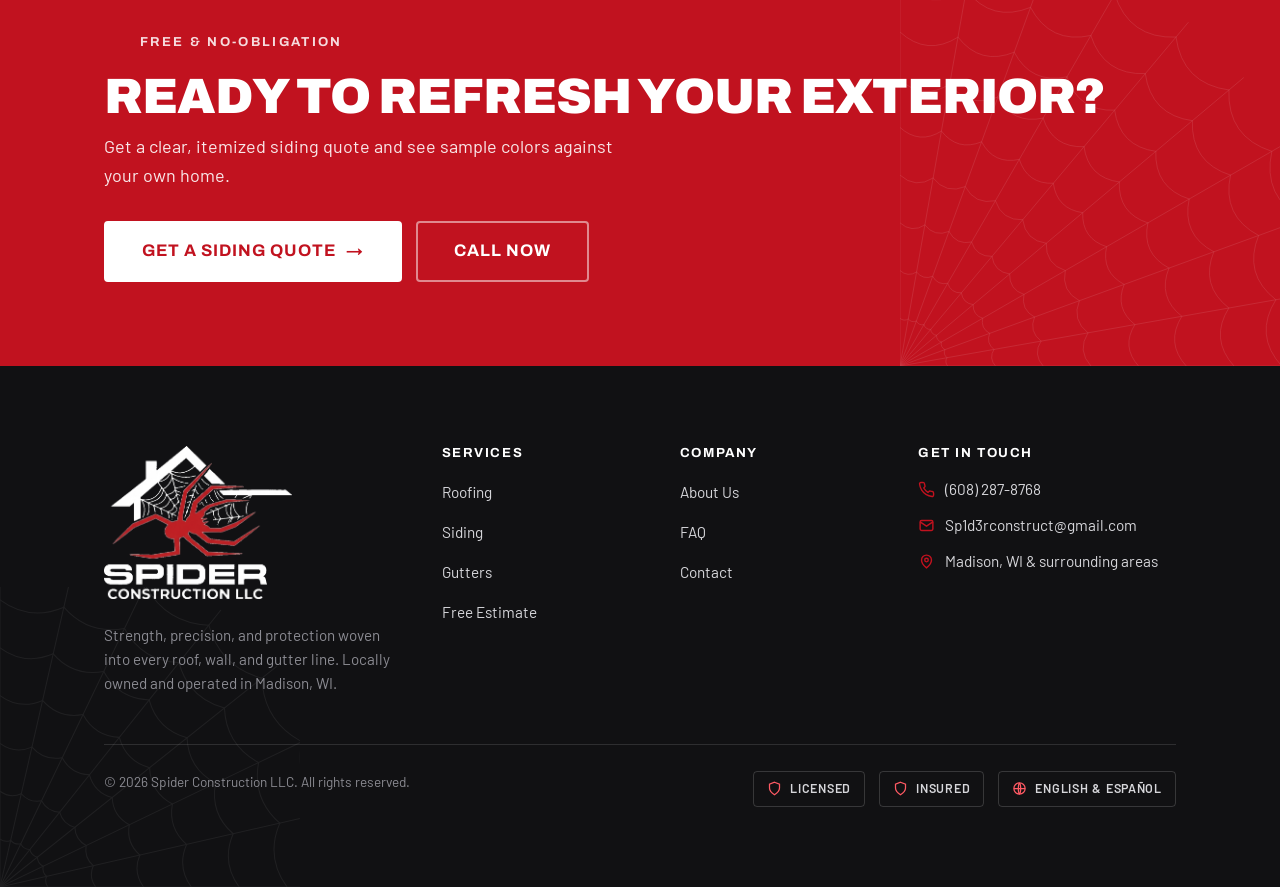
<file: siding.html>
<!DOCTYPE html>
<html lang="en">
<head>
<meta charset="UTF-8">
<meta name="viewport" content="width=device-width, initial-scale=1.0">
<title>Siding Services in Madison, WI | Vinyl, Fiber Cement &amp; Wood | Spider Construction LLC</title>
<meta name="description" content="Siding installation and replacement in Madison, WI. Energy-efficient vinyl, durable fiber cement, and classic wood siding in dozens of colors. Get a free siding quote: (608) 287-8768.">
<meta name="keywords" content="siding Madison WI, vinyl siding contractor Madison, fiber cement siding Wisconsin, siding replacement Madison WI, house siding near me">
<link rel="preconnect" href="https://fonts.googleapis.com">
<link rel="preconnect" href="https://fonts.gstatic.com" crossorigin>
<link rel="stylesheet" href="styles.css">
<link rel="icon" href="assets/logo/favicon.svg" type="image/svg+xml">
</head>
<body>

<div class="topbar">
  <div class="container">
    <div class="topbar__group">
      <span class="badge">Licensed &amp; Insured</span>
      <span class="badge">Se Habla Español</span>
      <span>Serving Madison, WI &amp; Surrounding Areas</span>
    </div>
    <div class="topbar__group">
      <a href="tel:+16082878768">(608)&nbsp;287-8768</a>
      <a href="mailto:Sp1d3rconstruct@gmail.com">Sp1d3rconstruct@gmail.com</a>
    </div>
  </div>
</div>

<header class="site-header">
  <div class="container">
    <a class="brand" href="index.html" aria-label="Spider Construction LLC home">
      <img class="brand__logo" src="assets/logo/emblem-dark.png" alt="Spider Construction LLC roofing logo">
      <span class="brand__name"><b>SPIDER</b><small>CONSTRUCTION&nbsp;LLC</small></span>
    </a>
    <nav class="nav" aria-label="Primary">
      <a href="index.html">Home</a>
      <a href="roofing.html">Roofing</a>
      <a href="siding.html" class="active">Siding</a>
      <a href="gutters.html">Gutters</a>
      <a href="about.html">About</a>
      <a href="faq.html">FAQ</a>
      <a href="contact.html">Contact</a>
    </nav>
    <div class="header-cta">
      <a href="tel:+16082878768" class="header-phone">(608)&nbsp;287-8768</a>
      <a href="estimate.html" class="btn">Free Estimate</a>
      <button class="nav-toggle" aria-label="Open menu" aria-expanded="false">
        <svg viewBox="0 0 24 24" fill="none" stroke="currentColor" stroke-width="2.2"><path d="M3 6h18M3 12h18M3 18h18"/></svg>
      </button>
    </div>
  </div>
</header>

<section class="pagehero">
  <div class="pagehero__bg"></div>
  <img class="pagehero__web" src="assets/web-hero.svg" alt="">
  <div class="container">
    <div class="breadcrumb"><a href="index.html">Home</a> <span>/</span> <span>Siding</span></div>
    <div class="kicker">Siding Services</div>
    <h1 class="display" style="max-width:15ch;">Siding That Protects &amp; Impresses</h1>
    <p class="lead">New siding is the fastest way to transform your home's curb appeal — and seal it tight against Wisconsin's wind, rain, and cold. We install vinyl, fiber cement, and wood siding built to last.</p>
    <div style="margin-top:30px;display:flex;gap:14px;flex-wrap:wrap;">
      <a href="estimate.html" class="btn btn--lg">Get a Siding Quote <span class="arrow">&rarr;</span></a>
      <a href="tel:+16082878768" class="btn btn--ghost btn--lg">Call (608) 287-8768</a>
    </div>
  </div>
</section>

<!-- OVERVIEW -->
<section class="section">
  <img class="web-corner web-corner--tr" src="assets/web-corner.svg" alt="">
  <div class="container">
    <div class="split" style="display:block;max-width:840px;">
      <div class="anim-up">
        <div class="kicker">Overview</div>
        <h2 class="h2">A fresh exterior,<br>built to endure.</h2>
        <p class="lead" style="margin-top:16px;">Your siding is your home's first line of defense — and its biggest visual statement. Spider Construction replaces tired, faded, or storm-damaged siding with modern materials that look incredible and stand up to decades of Wisconsin weather.</p>
        <p class="muted">We handle full tear-offs, proper moisture barriers, insulation upgrades, and clean trim work around windows, doors, and corners. The result is a tight, beautiful envelope that lowers your energy bills and lifts your whole home.</p>
        <ul class="feature-list">
          <li><svg viewBox="0 0 24 24" fill="none" stroke="currentColor" stroke-width="2.2"><path d="M20 6L9 17l-5-5"/></svg>Proper house-wrap &amp; moisture management</li>
          <li><svg viewBox="0 0 24 24" fill="none" stroke="currentColor" stroke-width="2.2"><path d="M20 6L9 17l-5-5"/></svg>Crisp trim, soffit &amp; fascia detailing</li>
          <li><svg viewBox="0 0 24 24" fill="none" stroke="currentColor" stroke-width="2.2"><path d="M20 6L9 17l-5-5"/></svg>Optional insulated backing for efficiency</li>
        </ul>
      </div>
    </div>
  </div>
</section>

<!-- CTA -->
<section class="cta-band">
  <img class="cta-band__web" src="assets/web-hero.svg" alt="">
  <div class="container">
    <div>
      <div class="kicker" style="color:rgba(255,255,255,.85);">Free &amp; No-Obligation</div>
      <h2 class="h2">Ready to refresh your exterior?</h2>
      <p>Get a clear, itemized siding quote and see sample colors against your own home.</p>
    </div>
    <div style="display:flex;gap:14px;flex-wrap:wrap;">
      <a href="estimate.html" class="btn btn--light btn--lg">Get a Siding Quote <span class="arrow">&rarr;</span></a>
      <a href="tel:+16082878768" class="btn btn--ghost btn--lg" style="border-color:rgba(255,255,255,.5);color:#fff;">Call Now</a>
    </div>
  </div>
</section>

<footer class="site-footer">
  <img class="site-footer__web" src="assets/web-corner.svg" alt="">
  <div class="container">
    <div class="footer-grid">
      <div class="footer-brand">
        <a class="brand" href="index.html">
          <img class="brand__logo brand__logo--full" src="assets/logo/logo-full-light.png" alt="Spider Construction LLC roofing, siding and gutters">
        </a>
        <p class="footer-about">Strength, precision, and protection woven into every roof, wall, and gutter line. Locally owned and operated in Madison, WI.</p>
      </div>
      <div><h5>Services</h5><ul><li><a href="roofing.html">Roofing</a></li><li><a href="siding.html">Siding</a></li><li><a href="gutters.html">Gutters</a></li><li><a href="estimate.html">Free Estimate</a></li></ul></div>
      <div><h5>Company</h5><ul><li><a href="about.html">About Us</a></li><li><a href="faq.html">FAQ</a></li><li><a href="contact.html">Contact</a></li></ul></div>
      <div><h5>Get In Touch</h5>
        <ul class="footer-contact">
          <li><svg viewBox="0 0 24 24" fill="none" stroke="currentColor" stroke-width="2"><path d="M22 16.9v3a2 2 0 01-2.2 2 19.8 19.8 0 01-8.6-3 19.5 19.5 0 01-6-6 19.8 19.8 0 01-3-8.6A2 2 0 014.1 2h3a2 2 0 012 1.7c.1 1 .4 1.9.7 2.8a2 2 0 01-.5 2.1L8.1 9.9a16 16 0 006 6l1.3-1.2a2 2 0 012.1-.5c.9.3 1.8.6 2.8.7a2 2 0 011.7 2z"/></svg><a href="tel:+16082878768">(608) 287-8768</a></li>
          <li><svg viewBox="0 0 24 24" fill="none" stroke="currentColor" stroke-width="2"><rect x="3" y="5" width="18" height="14" rx="2"/><path d="M3 7l9 6 9-6"/></svg><a href="mailto:Sp1d3rconstruct@gmail.com">Sp1d3rconstruct@gmail.com</a></li>
          <li><svg viewBox="0 0 24 24" fill="none" stroke="currentColor" stroke-width="2"><path d="M12 21s-7-5.2-7-11a7 7 0 0114 0c0 5.8-7 11-7 11z"/><circle cx="12" cy="10" r="2.5"/></svg><span>Madison, WI &amp; surrounding areas</span></li>
        </ul>
      </div>
    </div>
    <div class="footer-bottom">
      <span>&copy; <span data-year>2026</span> Spider Construction LLC. All rights reserved.</span>
      <div class="footer-badges">
        <span class="footer-badge"><svg viewBox="0 0 24 24" fill="none" stroke="currentColor" stroke-width="2"><path d="M12 2l8 3v6c0 5-3.5 8-8 11-4.5-3-8-6-8-11V5z"/></svg>Licensed</span>
        <span class="footer-badge"><svg viewBox="0 0 24 24" fill="none" stroke="currentColor" stroke-width="2"><path d="M12 2l8 3v6c0 5-3.5 8-8 11-4.5-3-8-6-8-11V5z"/></svg>Insured</span>
        <span class="footer-badge"><svg viewBox="0 0 24 24" fill="none" stroke="currentColor" stroke-width="2"><circle cx="12" cy="12" r="9"/><path d="M3 12h18M12 3c2.5 2.6 2.5 15.4 0 18M12 3c-2.5 2.6-2.5 15.4 0 18"/></svg>English &amp; Español</span>
      </div>
    </div>
  </div>
</footer>

<script src="site.js"></script>
</body>
</html>
</file>
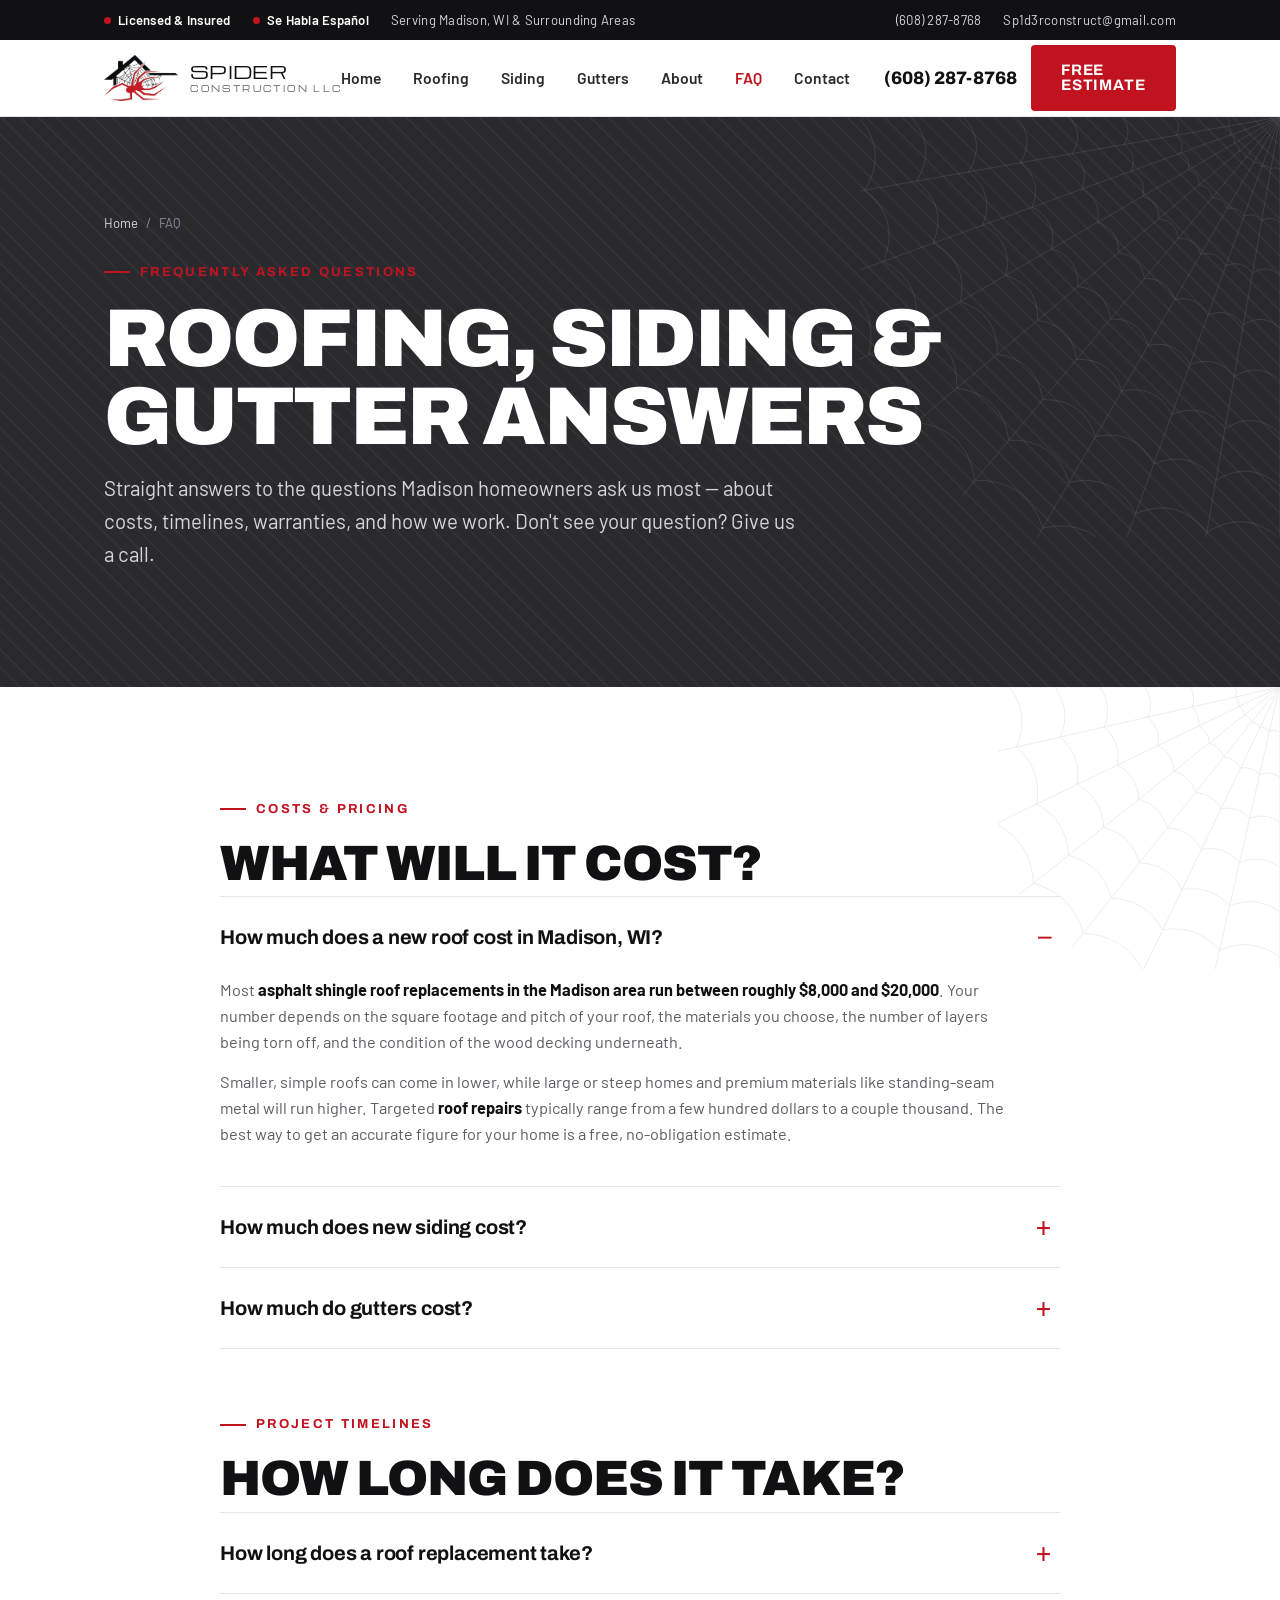
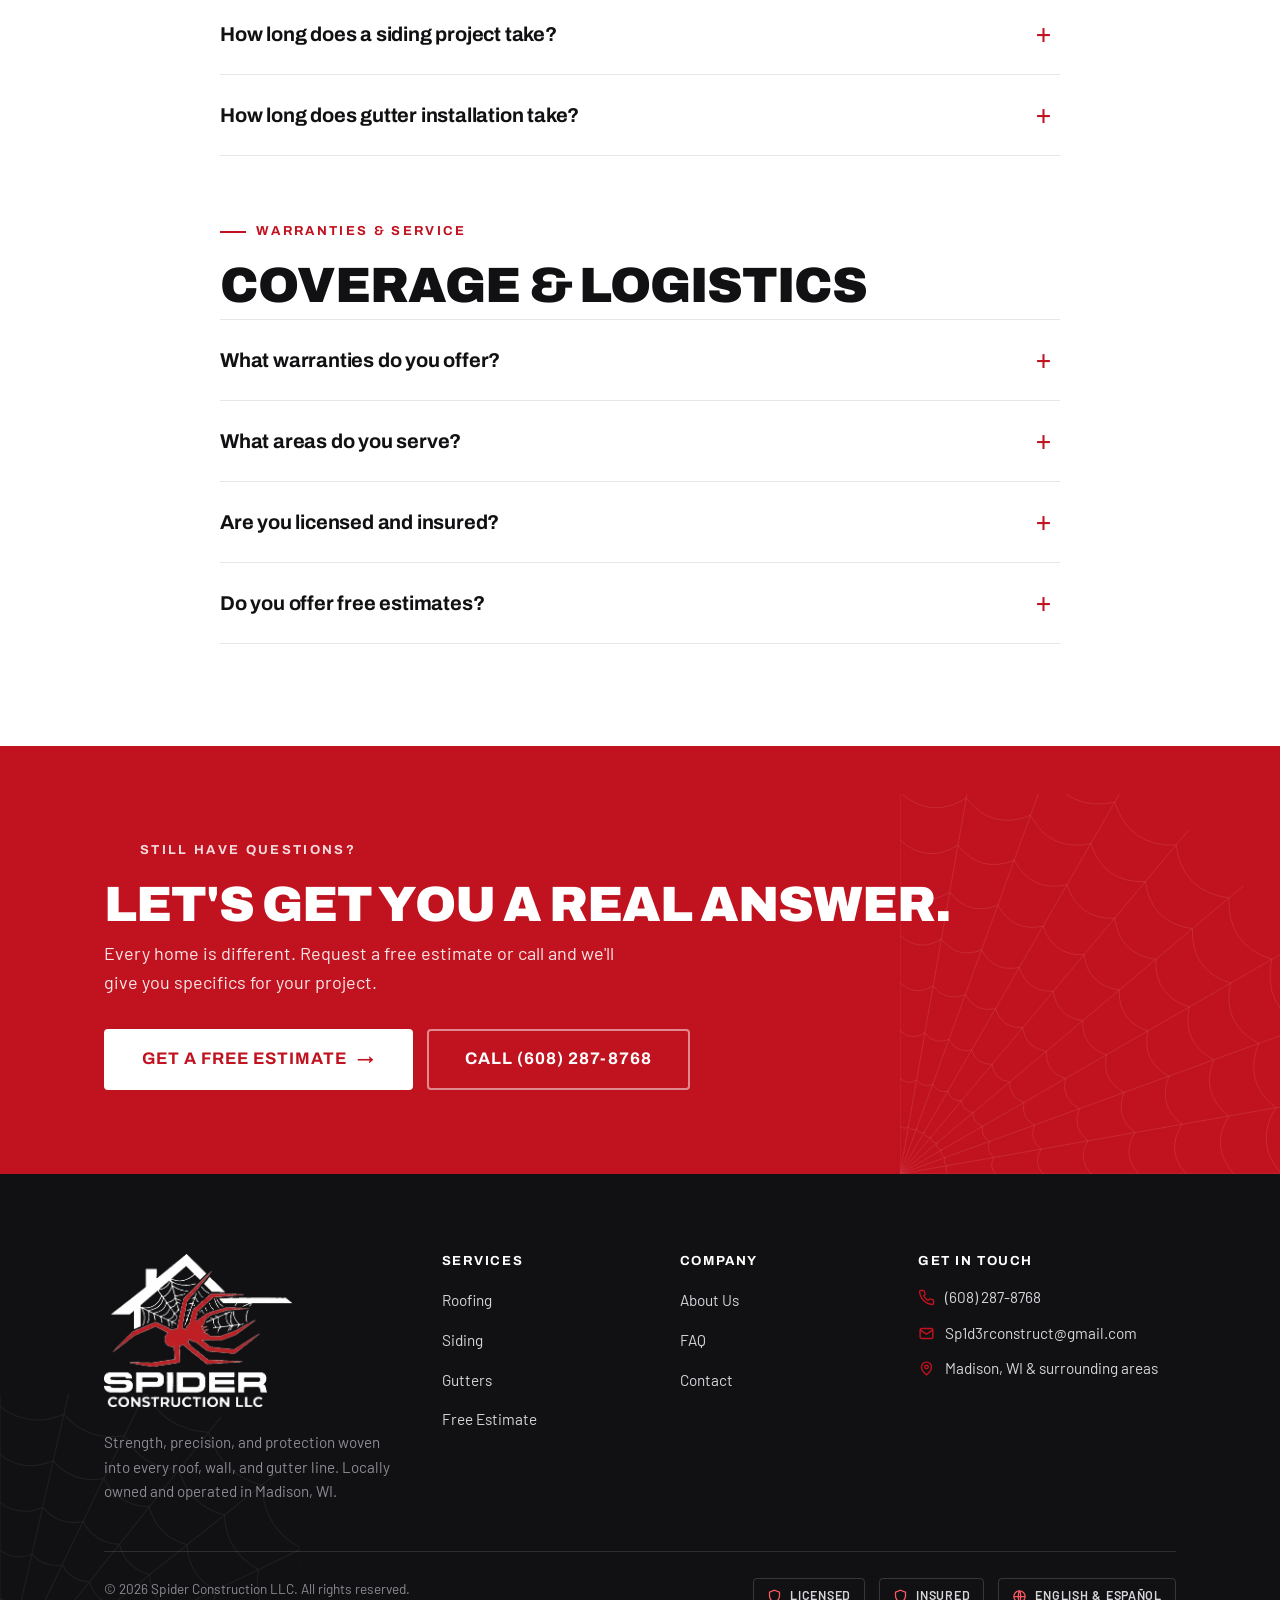
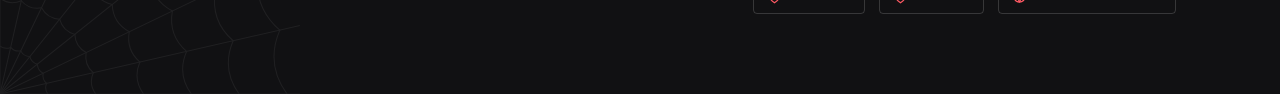
<file: github-upload/faq.html>
<!DOCTYPE html>
<html lang="en">
<head>
<meta charset="UTF-8">
<meta name="viewport" content="width=device-width, initial-scale=1.0">
<title>Roofing, Siding &amp; Gutter FAQ | Costs, Timelines &amp; Warranties | Madison, WI</title>
<meta name="description" content="Answers to common roofing, siding, and gutter questions in Madison, WI — cost ranges, project timelines, warranties, service area, and free estimates. From Spider Construction LLC.">
<meta name="keywords" content="roofing cost Madison WI, how much does a roof cost Madison, siding cost Wisconsin, gutter installation cost, roof replacement timeline, roofing warranty Madison WI, roofing FAQ">
<link rel="preconnect" href="https://fonts.googleapis.com">
<link rel="preconnect" href="https://fonts.gstatic.com" crossorigin>
<link rel="stylesheet" href="styles.css">
<link rel="icon" href="assets/logo/favicon.svg" type="image/svg+xml">
<script type="application/ld+json">
{
  "@context": "https://schema.org",
  "@type": "FAQPage",
  "mainEntity": [
    {"@type":"Question","name":"How much does a new roof cost in Madison, WI?","acceptedAnswer":{"@type":"Answer","text":"Most asphalt shingle roof replacements in the Madison area fall between roughly $8,000 and $20,000, depending on the size and pitch of your roof, the materials chosen, and the condition of the existing decking. Smaller, simple roofs can be less, while large or steep homes and premium materials like metal can run higher. Repairs typically range from a few hundred dollars to a couple thousand. The only way to know your real number is a free, no-obligation estimate."}},
    {"@type":"Question","name":"How much does new siding cost?","acceptedAnswer":{"@type":"Answer","text":"Siding replacement in the Madison area generally ranges from about $9,000 to $25,000 for an average home. Vinyl is the most budget-friendly option, fiber cement sits in the middle, and premium wood or specialty profiles cost more. Final pricing depends on square footage, the number of stories, trim and detail work, and any underlying repairs needed."}},
    {"@type":"Question","name":"How much do gutters cost?","acceptedAnswer":{"@type":"Answer","text":"Seamless gutter installation in the Madison area typically runs from about $1,200 to $4,000 for a full home, depending on linear footage, number of downspouts, and material. Gutter guards add roughly $5 to $12 per linear foot. Routine cleaning and maintenance visits are usually a few hundred dollars."}},
    {"@type":"Question","name":"How long does a roof replacement take?","acceptedAnswer":{"@type":"Answer","text":"Most residential roof replacements in Madison are completed in one to three days once the crew starts, weather permitting. Larger or more complex roofs can take longer. We schedule around Wisconsin weather to protect your home throughout the process."}},
    {"@type":"Question","name":"How long does a siding project take?","acceptedAnswer":{"@type":"Answer","text":"A full siding replacement usually takes one to two weeks, depending on the size of the home, the material, and the amount of trim and detail work. We keep the job site clean and protected throughout."}},
    {"@type":"Question","name":"How long does gutter installation take?","acceptedAnswer":{"@type":"Answer","text":"Seamless gutter installation is typically completed in a single day for most homes. Gutter guard installation and cleaning visits are also usually same-day."}},
    {"@type":"Question","name":"What warranties do you offer?","acceptedAnswer":{"@type":"Answer","text":"Your roof, siding, and gutters are protected by two layers of warranty: the manufacturer's warranty on the materials (often 25 to 50 years, and sometimes lifetime, on quality shingles) and our workmanship warranty on the installation. We'll walk you through the exact coverage for your project in your estimate, in writing."}},
    {"@type":"Question","name":"What areas do you serve?","acceptedAnswer":{"@type":"Answer","text":"Spider Construction LLC serves Madison, WI and the surrounding communities, including Sun Prairie, Fitchburg, Middleton, Verona, Waunakee, Cottage Grove, DeForest, and McFarland. If you're not sure whether you're in our service area, just give us a call."}},
    {"@type":"Question","name":"Do you offer free estimates?","acceptedAnswer":{"@type":"Answer","text":"Yes. Every roofing, siding, and gutter estimate from Spider Construction LLC is free and carries no obligation. We inspect your project, explain what we find clearly, and provide straightforward written pricing. Request yours online or call (608) 287-8768."}}
  ]
}
</script>
</head>
<body>

<div class="topbar">
  <div class="container">
    <div class="topbar__group">
      <span class="badge">Licensed &amp; Insured</span>
      <span class="badge">Se Habla Español</span>
      <span>Serving Madison, WI &amp; Surrounding Areas</span>
    </div>
    <div class="topbar__group">
      <a href="tel:+16082878768">(608)&nbsp;287-8768</a>
      <a href="mailto:Sp1d3rconstruct@gmail.com">Sp1d3rconstruct@gmail.com</a>
    </div>
  </div>
</div>

<header class="site-header">
  <div class="container">
    <a class="brand" href="index.html" aria-label="Spider Construction LLC home">
      <img class="brand__logo" src="assets/logo/emblem-dark.png" alt="Spider Construction LLC roofing logo">
      <span class="brand__name"><b>SPIDER</b><small>CONSTRUCTION&nbsp;LLC</small></span>
    </a>
    <nav class="nav" aria-label="Primary">
      <a href="index.html">Home</a>
      <a href="roofing.html">Roofing</a>
      <a href="siding.html">Siding</a>
      <a href="gutters.html">Gutters</a>
      <a href="about.html">About</a>
      <a href="faq.html" class="active">FAQ</a>
      <a href="contact.html">Contact</a>
    </nav>
    <div class="header-cta">
      <a href="tel:+16082878768" class="header-phone">(608)&nbsp;287-8768</a>
      <a href="estimate.html" class="btn">Free Estimate</a>
      <button class="nav-toggle" aria-label="Open menu" aria-expanded="false">
        <svg viewBox="0 0 24 24" fill="none" stroke="currentColor" stroke-width="2.2"><path d="M3 6h18M3 12h18M3 18h18"/></svg>
      </button>
    </div>
  </div>
</header>

<section class="pagehero">
  <div class="pagehero__bg"></div>
  <img class="pagehero__web" src="assets/web-hero.svg" alt="">
  <div class="container">
    <div class="breadcrumb"><a href="index.html">Home</a> <span>/</span> <span>FAQ</span></div>
    <div class="kicker">Frequently Asked Questions</div>
    <h1 class="display" style="max-width:18ch;">Roofing, Siding &amp; Gutter Answers</h1>
    <p class="lead">Straight answers to the questions Madison homeowners ask us most — about costs, timelines, warranties, and how we work. Don't see your question? Give us a call.</p>
  </div>
</section>

<section class="section">
  <img class="web-corner web-corner--tr" src="assets/web-corner.svg" alt="">
  <div class="container">
    <div style="max-width:840px;margin-inline:auto;">

      <!-- COSTS -->
      <div class="section__head anim-up" style="margin-bottom:8px;">
        <div class="kicker">Costs &amp; Pricing</div>
        <h2 class="h2">What will it cost?</h2>
      </div>
      <div class="faq anim-up" style="margin-bottom:56px;">
        <details open>
          <summary>How much does a new roof cost in Madison, WI?</summary>
          <div class="faq__body">
            <p>Most <strong>asphalt shingle roof replacements in the Madison area run between roughly $8,000 and $20,000</strong>. Your number depends on the square footage and pitch of your roof, the materials you choose, the number of layers being torn off, and the condition of the wood decking underneath.</p>
            <p>Smaller, simple roofs can come in lower, while large or steep homes and premium materials like standing-seam metal will run higher. Targeted <strong>roof repairs</strong> typically range from a few hundred dollars to a couple thousand. The best way to get an accurate figure for your home is a free, no-obligation estimate.</p>
          </div>
        </details>
        <details>
          <summary>How much does new siding cost?</summary>
          <div class="faq__body">
            <p><strong>Siding replacement in the Madison area generally ranges from about $9,000 to $25,000</strong> for an average single-family home. Vinyl is the most budget-friendly choice, fiber cement sits in the middle, and premium wood or specialty profiles cost more.</p>
            <p>Final pricing depends on your home's square footage, the number of stories, the amount of trim and detail work, and whether any underlying sheathing or moisture damage needs repair. We provide itemized written quotes so you can see exactly where your investment goes.</p>
          </div>
        </details>
        <details>
          <summary>How much do gutters cost?</summary>
          <div class="faq__body">
            <p><strong>Seamless gutter installation typically runs from about $1,200 to $4,000</strong> for a full home in the Madison area, based on total linear footage, the number of downspouts, and the material and color you choose.</p>
            <p><strong>Gutter guards</strong> generally add about $5 to $12 per linear foot, and routine <strong>cleaning and maintenance</strong> visits are usually a few hundred dollars. Bundling gutters with a roof or siding project often makes the most of a single mobilization.</p>
          </div>
        </details>
      </div>

      <!-- TIMELINES -->
      <div class="section__head anim-up" style="margin-bottom:8px;">
        <div class="kicker">Project Timelines</div>
        <h2 class="h2">How long does it take?</h2>
      </div>
      <div class="faq anim-up" style="margin-bottom:56px;">
        <details>
          <summary>How long does a roof replacement take?</summary>
          <div class="faq__body">
            <p>Most residential <strong>roof replacements in Madison are completed in one to three days</strong> once our crew begins, weather permitting. Larger homes or complex rooflines with multiple valleys, dormers, and steep pitches can take a bit longer.</p>
            <p>We schedule carefully around Wisconsin weather and keep your property protected from tear-off through final cleanup, including a magnetic sweep for stray nails.</p>
          </div>
        </details>
        <details>
          <summary>How long does a siding project take?</summary>
          <div class="faq__body">
            <p>A full <strong>siding replacement usually takes one to two weeks</strong>, depending on the size of the home, the material selected, and the amount of trim, soffit, and fascia detail involved. We keep the job site clean and your home weather-tight throughout the process.</p>
          </div>
        </details>
        <details>
          <summary>How long does gutter installation take?</summary>
          <div class="faq__body">
            <p>Because our <strong>seamless gutters are custom-formed on-site</strong>, installation is typically completed in a single day for most homes. Gutter guard installation and seasonal cleaning visits are usually same-day as well.</p>
          </div>
        </details>
      </div>

      <!-- WARRANTIES & SERVICE -->
      <div class="section__head anim-up" style="margin-bottom:8px;">
        <div class="kicker">Warranties &amp; Service</div>
        <h2 class="h2">Coverage &amp; logistics</h2>
      </div>
      <div class="faq anim-up">
        <details>
          <summary>What warranties do you offer?</summary>
          <div class="faq__body">
            <p>Your project is protected by <strong>two layers of warranty</strong>. First, the <strong>manufacturer's warranty</strong> on the materials — often 25 to 50 years, and sometimes lifetime, on quality shingles and siding. Second, our <strong>workmanship warranty</strong> on the installation itself.</p>
            <p>We'll walk you through the exact coverage that applies to your roof, siding, or gutters in your written estimate, so there are no surprises down the road.</p>
          </div>
        </details>
        <details>
          <summary>What areas do you serve?</summary>
          <div class="faq__body">
            <p>Spider Construction LLC proudly serves <strong>Madison, WI and the surrounding communities</strong>, including Sun Prairie, Fitchburg, Middleton, Verona, Waunakee, Cottage Grove, DeForest, and McFarland.</p>
            <p>Not sure whether you're in our service area? Just <a href="contact.html" style="color:var(--red);font-weight:600;">give us a call</a> — if we can help, we will.</p>
          </div>
        </details>
        <details>
          <summary>Are you licensed and insured?</summary>
          <div class="faq__body">
            <p>Yes. Spider Construction LLC is fully <strong>licensed and insured</strong>, carrying liability and workers' compensation coverage on every job. That protects your home, your investment, and the crew working on your property — and it means your project is done to code.</p>
          </div>
        </details>
        <details>
          <summary>Do you offer free estimates?</summary>
          <div class="faq__body">
            <p>Absolutely. <strong>Every estimate is free and carries no obligation.</strong> We inspect your roof, siding, or gutters, explain clearly what we find, and provide straightforward written pricing. <a href="estimate.html" style="color:var(--red);font-weight:600;">Request yours online</a> or call <a href="tel:+16082878768" style="color:var(--red);font-weight:600;">(608) 287-8768</a>.</p>
          </div>
        </details>
      </div>

    </div>
  </div>
</section>

<!-- CTA -->
<section class="cta-band">
  <img class="cta-band__web" src="assets/web-hero.svg" alt="">
  <div class="container">
    <div>
      <div class="kicker" style="color:rgba(255,255,255,.85);">Still Have Questions?</div>
      <h2 class="h2">Let's get you a real answer.</h2>
      <p>Every home is different. Request a free estimate or call and we'll give you specifics for your project.</p>
    </div>
    <div style="display:flex;gap:14px;flex-wrap:wrap;">
      <a href="estimate.html" class="btn btn--light btn--lg">Get a Free Estimate <span class="arrow">&rarr;</span></a>
      <a href="tel:+16082878768" class="btn btn--ghost btn--lg" style="border-color:rgba(255,255,255,.5);color:#fff;">Call (608) 287-8768</a>
    </div>
  </div>
</section>

<footer class="site-footer">
  <img class="site-footer__web" src="assets/web-corner.svg" alt="">
  <div class="container">
    <div class="footer-grid">
      <div class="footer-brand">
        <a class="brand" href="index.html">
          <img class="brand__logo brand__logo--full" src="assets/logo/logo-full-light.png" alt="Spider Construction LLC roofing, siding and gutters">
        </a>
        <p class="footer-about">Strength, precision, and protection woven into every roof, wall, and gutter line. Locally owned and operated in Madison, WI.</p>
      </div>
      <div><h5>Services</h5><ul><li><a href="roofing.html">Roofing</a></li><li><a href="siding.html">Siding</a></li><li><a href="gutters.html">Gutters</a></li><li><a href="estimate.html">Free Estimate</a></li></ul></div>
      <div><h5>Company</h5><ul><li><a href="about.html">About Us</a></li><li><a href="faq.html">FAQ</a></li><li><a href="contact.html">Contact</a></li></ul></div>
      <div><h5>Get In Touch</h5>
        <ul class="footer-contact">
          <li><svg viewBox="0 0 24 24" fill="none" stroke="currentColor" stroke-width="2"><path d="M22 16.9v3a2 2 0 01-2.2 2 19.8 19.8 0 01-8.6-3 19.5 19.5 0 01-6-6 19.8 19.8 0 01-3-8.6A2 2 0 014.1 2h3a2 2 0 012 1.7c.1 1 .4 1.9.7 2.8a2 2 0 01-.5 2.1L8.1 9.9a16 16 0 006 6l1.3-1.2a2 2 0 012.1-.5c.9.3 1.8.6 2.8.7a2 2 0 011.7 2z"/></svg><a href="tel:+16082878768">(608) 287-8768</a></li>
          <li><svg viewBox="0 0 24 24" fill="none" stroke="currentColor" stroke-width="2"><rect x="3" y="5" width="18" height="14" rx="2"/><path d="M3 7l9 6 9-6"/></svg><a href="mailto:Sp1d3rconstruct@gmail.com">Sp1d3rconstruct@gmail.com</a></li>
          <li><svg viewBox="0 0 24 24" fill="none" stroke="currentColor" stroke-width="2"><path d="M12 21s-7-5.2-7-11a7 7 0 0114 0c0 5.8-7 11-7 11z"/><circle cx="12" cy="10" r="2.5"/></svg><span>Madison, WI &amp; surrounding areas</span></li>
        </ul>
      </div>
    </div>
    <div class="footer-bottom">
      <span>&copy; <span data-year>2026</span> Spider Construction LLC. All rights reserved.</span>
      <div class="footer-badges">
        <span class="footer-badge"><svg viewBox="0 0 24 24" fill="none" stroke="currentColor" stroke-width="2"><path d="M12 2l8 3v6c0 5-3.5 8-8 11-4.5-3-8-6-8-11V5z"/></svg>Licensed</span>
        <span class="footer-badge"><svg viewBox="0 0 24 24" fill="none" stroke="currentColor" stroke-width="2"><path d="M12 2l8 3v6c0 5-3.5 8-8 11-4.5-3-8-6-8-11V5z"/></svg>Insured</span>
        <span class="footer-badge"><svg viewBox="0 0 24 24" fill="none" stroke="currentColor" stroke-width="2"><circle cx="12" cy="12" r="9"/><path d="M3 12h18M12 3c2.5 2.6 2.5 15.4 0 18M12 3c-2.5 2.6-2.5 15.4 0 18"/></svg>English &amp; Español</span>
      </div>
    </div>
  </div>
</footer>

<script src="site.js"></script>
</body>
</html>
</file>
<file: styles.css>
/* =========================================================================
   SPIDER CONSTRUCTION LLC — Shared Design System
   "Spider Roofing" — strength, precision, protection
   ========================================================================= */

@import url('https://fonts.googleapis.com/css2?family=Archivo:wght@400;500;600;700;800;900&family=Barlow:wght@300;400;500;600;700&family=Michroma&display=swap');

:root {
  /* Brand palette */
  --red:        #C1121F;
  --red-dark:   #98101a;
  --red-soft:   #e8d3d4;
  --black:      #111113;
  --ink:        #1c1c1f;
  --charcoal:   #2a2a2e;
  --gray-900:   #3a3a3f;
  --gray-700:   #5c5c63;
  --gray-500:   #8b8b92;
  --gray-300:   #d6d6da;
  --gray-200:   #e6e6ea;
  --gray-100:   #f1f1f3;
  --gray-50:    #f7f7f8;
  --white:      #ffffff;

  --maxw: 1200px;
  --gut: clamp(20px, 5vw, 64px);

  --r-sm: 4px;
  --r-md: 8px;
  --r-lg: 14px;

  --shadow-sm: 0 1px 2px rgba(17,17,19,.06), 0 2px 8px rgba(17,17,19,.05);
  --shadow-md: 0 10px 30px rgba(17,17,19,.10);
  --shadow-lg: 0 24px 60px rgba(17,17,19,.18);

  --font-display: 'Archivo', system-ui, sans-serif;
  --font-body: 'Barlow', system-ui, sans-serif;

  --ease: cubic-bezier(.22,.61,.36,1);
}

* { box-sizing: border-box; }

html { scroll-behavior: smooth; }

body {
  margin: 0;
  font-family: var(--font-body);
  color: var(--ink);
  background: var(--white);
  font-size: 18px;
  line-height: 1.6;
  -webkit-font-smoothing: antialiased;
  text-rendering: optimizeLegibility;
}

h1, h2, h3, h4, h5 {
  font-family: var(--font-display);
  font-weight: 800;
  line-height: 1.02;
  letter-spacing: -0.02em;
  margin: 0;
  color: var(--black);
  text-wrap: balance;
}

p { margin: 0 0 1em; text-wrap: pretty; }
a { color: inherit; }
img { max-width: 100%; display: block; }

.container {
  max-width: var(--maxw);
  margin-inline: auto;
  padding-inline: var(--gut);
}

.section { padding-block: clamp(56px, 8vw, 110px); position: relative; }
.section--gray { background: var(--gray-50); }
.section--ink { background: var(--ink); color: var(--gray-100); }
.section--ink h1, .section--ink h2, .section--ink h3 { color: #fff; }

/* ---- Eyebrow / kicker ---- */
.kicker {
  display: inline-flex;
  align-items: center;
  gap: 10px;
  font-family: var(--font-display);
  font-weight: 700;
  text-transform: uppercase;
  letter-spacing: 0.18em;
  font-size: 13px;
  color: var(--red);
  margin-bottom: 18px;
}
.kicker::before {
  content: "";
  width: 26px; height: 2px;
  background: var(--red);
  display: inline-block;
}
.section--ink .kicker { color: #ff5a64; }

/* ---- Type scale ---- */
.display {
  font-size: clamp(2.6rem, 6.4vw, 5.4rem);
  text-transform: uppercase;
  font-weight: 900;
  letter-spacing: -0.025em;
  line-height: 0.95;
}
.h2 { font-size: clamp(2rem, 4vw, 3.1rem); text-transform: uppercase; font-weight: 900; }
.h3 { font-size: clamp(1.3rem, 2.2vw, 1.7rem); text-transform: uppercase; letter-spacing: 0; }
.lead {
  font-size: clamp(1.05rem, 1.6vw, 1.3rem);
  color: var(--gray-700);
  font-weight: 400;
  max-width: 60ch;
}
.section--ink .lead { color: var(--gray-300); }
.muted { color: var(--gray-700); }

/* ---- Buttons ---- */
.btn {
  --bg: var(--red);
  --fg: #fff;
  display: inline-flex;
  align-items: center;
  gap: 10px;
  font-family: var(--font-display);
  font-weight: 700;
  text-transform: uppercase;
  letter-spacing: 0.06em;
  font-size: 0.95rem;
  text-decoration: none;
  padding: 16px 28px;
  border-radius: var(--r-sm);
  background: var(--bg);
  color: var(--fg);
  border: 2px solid var(--bg);
  cursor: pointer;
  transition: transform .15s var(--ease), background .2s var(--ease), box-shadow .2s var(--ease);
  line-height: 1;
}
.btn:hover { background: var(--red-dark); border-color: var(--red-dark); transform: translateY(-2px); box-shadow: var(--shadow-md); }
.btn .arrow { transition: transform .2s var(--ease); }
.btn:hover .arrow { transform: translateX(4px); }

.btn--ghost {
  --bg: transparent; --fg: var(--black);
  border-color: var(--gray-300);
}
.btn--ghost:hover { background: var(--black); border-color: var(--black); color: #fff; }
.section--ink .btn--ghost { --fg: #fff; border-color: rgba(255,255,255,.3); }
.section--ink .btn--ghost:hover { background: #fff; color: var(--black); border-color:#fff; }

.btn--light { --bg: #fff; --fg: var(--black); }
.btn--light:hover { background: var(--gray-100); border-color: var(--gray-100); color: var(--black); }

.btn--lg { padding: 20px 36px; font-size: 1.05rem; }
.btn--block { width: 100%; justify-content: center; }

/* =========================================================================
   HEADER / NAV
   ========================================================================= */
.topbar {
  background: var(--black);
  color: var(--gray-300);
  font-size: 0.82rem;
  letter-spacing: 0.02em;
}
.topbar .container {
  display: flex; align-items: center; justify-content: space-between;
  min-height: 40px; gap: 16px; flex-wrap: wrap;
}
.topbar a, .topbar span { color: var(--gray-300); text-decoration: none; white-space: nowrap; }
.topbar a:hover { color: #fff; }
.topbar__group { display: flex; gap: 22px; align-items: center; flex-wrap: wrap; }
.topbar .badge { color: #fff; font-weight: 600; display:inline-flex; gap:7px; align-items:center; }
.topbar .badge::before { content:""; width:7px;height:7px;border-radius:50%;background:var(--red); }

.site-header {
  position: sticky; top: 0; z-index: 50;
  background: rgba(255,255,255,.92);
  backdrop-filter: blur(10px);
  border-bottom: 1px solid var(--gray-200);
}
.site-header .container {
  display: flex; align-items: center; justify-content: space-between;
  min-height: 76px; gap: 20px;
}
/* ---- Brand lockup (emblem + Horizon-style wordmark) ---- */
.brand { display: inline-flex; align-items: center; gap: 12px; text-decoration: none; color: var(--black); }
.brand__logo { height: 46px; width: auto; display: block; flex: none; }
.brand__logo--full { height: auto; width: clamp(160px, 17vw, 188px); }
.brand__name { display: flex; flex-direction: column; line-height: 1; font-family: 'Michroma', var(--font-display); }
.brand__name b { font-weight: 400; font-size: 1.12rem; letter-spacing: .015em; color: currentColor; }
.brand__name small { font-size: .5rem; letter-spacing: .3em; color: currentColor; opacity: .68; margin-top: 5px; white-space: nowrap; }
.site-footer .brand { color: #fff; }
.brand--stack { flex-direction: column; gap: 11px; text-align: center; }
.brand--stack .brand__logo { height: 58px; }
.brand--stack .brand__name { align-items: center; }

.nav { display: flex; align-items: center; gap: 4px; }
.nav a {
  text-decoration: none; color: var(--charcoal);
  font-weight: 600; font-size: 0.98rem;
  padding: 10px 14px; border-radius: var(--r-sm);
  transition: color .15s, background .15s;
}
.nav a:hover { color: var(--red); background: var(--gray-100); }
.nav a.active { color: var(--red); }
.header-cta { display: flex; align-items: center; gap: 14px; }
.header-phone { text-decoration:none; font-family:var(--font-display); font-weight:800; color:var(--black); white-space:nowrap; }
.header-phone:hover { color: var(--red); }

.nav-toggle { display: none; }

/* =========================================================================
   SPIDERWEB ACCENTS
   ========================================================================= */
.web-corner {
  position: absolute; top: 0; left: 0;
  width: clamp(180px, 22vw, 300px); height: auto; opacity: .07;
  pointer-events: none; z-index: 0;
}
.web-corner--tr { left: auto; right: 0; top: 0; transform: scaleX(-1); }
.web-corner--br { left: auto; right: 0; top: auto; bottom: 0; transform: scale(-1,-1); }
.web-corner--bl { top: auto; bottom: 0; transform: scaleY(-1); }
.section--ink .web-corner { opacity: .12; filter: invert(1); }
.section > .container { position: relative; z-index: 1; }

/* thin web divider */
.web-divider {
  height: 2px; border: 0; margin: 0;
  background-image: repeating-linear-gradient(90deg, var(--gray-300) 0 18px, transparent 18px 26px);
}
.web-divider--red { background-image: repeating-linear-gradient(90deg, var(--red) 0 18px, transparent 18px 26px); }

/* =========================================================================
   CARDS / GRID HELPERS
   ========================================================================= */
.grid { display: grid; gap: clamp(16px, 2vw, 28px); }
.grid--3 { grid-template-columns: repeat(3, 1fr); }
.grid--2 { grid-template-columns: repeat(2, 1fr); }
.grid--4 { grid-template-columns: repeat(4, 1fr); }

.card {
  background: #fff;
  border: 1px solid var(--gray-200);
  border-radius: var(--r-lg);
  padding: 30px;
  transition: transform .2s var(--ease), box-shadow .2s var(--ease), border-color .2s;
  position: relative;
  overflow: hidden;
}
.card:hover { transform: translateY(-4px); box-shadow: var(--shadow-md); border-color: var(--gray-300); }
.card__icon {
  width: 54px; height: 54px; border-radius: var(--r-sm);
  background: var(--gray-100); display: grid; place-items: center;
  margin-bottom: 20px; color: var(--red);
}
.card__icon svg { width: 28px; height: 28px; }
.card h3 { margin-bottom: 10px; }
.card p { color: var(--gray-700); margin-bottom: 18px; font-size: 1rem; }
.card__link {
  font-family: var(--font-display); font-weight: 700; text-transform: uppercase;
  font-size: .82rem; letter-spacing: .08em; color: var(--red);
  text-decoration: none; display: inline-flex; gap: 8px; align-items: center;
}
.card__link:hover { gap: 12px; }
.card__accent { position:absolute; top:0; left:0; width:100%; height:4px; background:var(--red); transform: scaleX(0); transform-origin:left; transition: transform .25s var(--ease); }
.card:hover .card__accent { transform: scaleX(1); }

/* Trust strip */
.trust {
  display: grid; grid-template-columns: repeat(3, 1fr);
  gap: 0; border: 1px solid var(--gray-200); border-radius: var(--r-lg);
  overflow: hidden; background: #fff;
}
.trust__item { padding: 28px 30px; display: flex; gap: 16px; align-items: center; border-right: 1px solid var(--gray-200); }
.trust__item:last-child { border-right: 0; }
.trust__item svg { width: 30px; height: 30px; color: var(--red); flex: none; }
.trust__item strong { font-family: var(--font-display); text-transform: uppercase; display:block; color: var(--black); font-size: .98rem; letter-spacing:.01em; }
.trust__item span { font-size: .9rem; color: var(--gray-700); }

/* =========================================================================
   IMAGE PLACEHOLDERS  (striped — for the developer to drop real photos)
   ========================================================================= */
.ph {
  position: relative;
  background-color: var(--gray-100);
  background-image: repeating-linear-gradient(45deg, var(--gray-200) 0 2px, transparent 2px 11px);
  border: 1px solid var(--gray-200);
  border-radius: var(--r-md);
  display: grid; place-items: center;
  color: var(--gray-500);
  overflow: hidden;
  min-height: 200px;
}
.ph__label {
  font-family: ui-monospace, 'SF Mono', Menlo, monospace;
  font-size: .72rem; letter-spacing: .04em; text-transform: uppercase;
  background: rgba(255,255,255,.86); color: var(--gray-700);
  padding: 6px 12px; border-radius: 100px; border: 1px solid var(--gray-200);
  text-align: center; max-width: 86%;
}
.ph--dark { background-color: var(--charcoal); background-image: repeating-linear-gradient(45deg, rgba(255,255,255,.05) 0 2px, transparent 2px 11px); border-color: var(--gray-900); }
.ph--dark .ph__label { background: rgba(0,0,0,.4); color: var(--gray-300); border-color: var(--gray-900); }

/* before/after pair */
.ba { display: grid; grid-template-columns: 1fr 1fr; gap: 6px; border-radius: var(--r-md); overflow: hidden; }
.ba .ph { border-radius: 0; min-height: 220px; }
.ba__tag {
  position: absolute; top: 12px; left: 12px;
  font-family: var(--font-display); font-weight: 700; text-transform: uppercase;
  font-size: .7rem; letter-spacing: .1em; color: #fff; background: var(--black);
  padding: 5px 11px; border-radius: var(--r-sm);
}
.ba__tag--after { background: var(--red); }

/* =========================================================================
   HERO
   ========================================================================= */
.hero {
  position: relative; overflow: hidden;
  background: var(--black); color: #fff;
  isolation: isolate;
}
.hero__bg {
  position: absolute; inset: 0; z-index: 0;
  background-color: var(--charcoal);
  background-image: repeating-linear-gradient(45deg, rgba(255,255,255,.04) 0 2px, transparent 2px 13px);
}
.hero__web { position: absolute; top: 0; right: 0; width: min(48vw, 560px); opacity: .16; z-index: 1; pointer-events: none; }
.hero__overlay { position: absolute; inset: 0; z-index: 1; background: linear-gradient(100deg, rgba(17,17,19,.96) 0%, rgba(17,17,19,.78) 48%, rgba(17,17,19,.45) 100%); }
.hero .container { position: relative; z-index: 2; }
.hero--home .container { padding-block: clamp(72px, 12vw, 150px); max-width: 1200px; }
.hero__inner { max-width: 720px; }
.hero h1 { color: #fff; margin-bottom: 22px; }
.hero .lead { color: var(--gray-300); margin-bottom: 34px; }
.hero__cta { display: flex; gap: 16px; flex-wrap: wrap; align-items: center; }
.hero__note { display:flex; gap:22px; flex-wrap:wrap; margin-top: 30px; padding-top: 26px; border-top: 1px solid rgba(255,255,255,.14); }
.hero__note div { display:flex; gap:9px; align-items:center; font-size:.92rem; color: var(--gray-300); }
.hero__note svg { width:18px;height:18px;color:#ff5a64;flex:none; }

/* page hero (interior) */
.pagehero { background: var(--black); color:#fff; position: relative; overflow:hidden; }
.pagehero__bg { position:absolute; inset:0; background-color: var(--charcoal); background-image: repeating-linear-gradient(45deg, rgba(255,255,255,.04) 0 2px, transparent 2px 13px); }
.pagehero__web { position:absolute; right:0; top:0; width:min(40vw,420px); opacity:.14; pointer-events:none; }
.pagehero .container { position: relative; z-index:2; padding-block: clamp(54px, 8vw, 96px); }
.pagehero h1 { color:#fff; }
.pagehero .lead { color: var(--gray-300); margin-top: 16px; }
.breadcrumb { font-size:.82rem; color: var(--gray-500); margin-bottom:18px; display:flex; gap:8px; }
.breadcrumb a { color: var(--gray-300); text-decoration:none; }
.breadcrumb a:hover { color:#fff; }

/* =========================================================================
   SPLIT / FEATURE rows
   ========================================================================= */
.split { display: grid; grid-template-columns: 1fr 1fr; gap: clamp(28px, 5vw, 70px); align-items: center; }
.split--media-first .split__media { order: -1; }
.feature-list { list-style: none; padding: 0; margin: 22px 0 0; display: grid; gap: 14px; }
.feature-list li { display: flex; gap: 13px; align-items: flex-start; font-size: 1.02rem; }
.feature-list svg { width: 22px; height: 22px; color: var(--red); flex: none; margin-top: 2px; }

/* stat row */
.stats { display:grid; grid-template-columns: repeat(4,1fr); gap: clamp(16px,2vw,28px); }
.stat { text-align: left; }
.stat__num { font-family: var(--font-display); font-weight: 900; font-size: clamp(2.2rem,4vw,3.2rem); color: var(--red); line-height:1; }
.stat__label { font-size: .92rem; color: var(--gray-700); margin-top: 8px; }
.section--ink .stat__label { color: var(--gray-300); }

/* =========================================================================
   CTA band
   ========================================================================= */
.cta-band { background: var(--red); color: #fff; position: relative; overflow: hidden; }
.cta-band__web { position:absolute; right:0; bottom:0; width: min(40vw, 380px); opacity:.16; filter: invert(0); pointer-events:none; transform: scale(-1,-1); }
.cta-band .container { position: relative; z-index:1; padding-block: clamp(48px,7vw,84px); display:flex; align-items:center; justify-content:space-between; gap:32px; flex-wrap:wrap; }
.cta-band h2 { color:#fff; }
.cta-band p { color: rgba(255,255,255,.9); margin: 10px 0 0; max-width: 52ch; }
.cta-band .btn--light { --bg:#fff; --fg: var(--red); }
.cta-band .btn--light:hover { background: var(--black); color:#fff; border-color: var(--black); }

/* =========================================================================
   FORMS
   ========================================================================= */
.form-card {
  background: #fff; border: 1px solid var(--gray-200);
  border-radius: var(--r-lg); padding: clamp(26px, 4vw, 44px);
  box-shadow: var(--shadow-md);
}
.form-grid { display: grid; grid-template-columns: 1fr 1fr; gap: 20px; }
.field { display: flex; flex-direction: column; gap: 8px; }
.field--full { grid-column: 1 / -1; }
.field label { font-family: var(--font-display); font-weight: 700; text-transform: uppercase; font-size: .78rem; letter-spacing: .08em; color: var(--charcoal); }
.field label .req { color: var(--red); }
.field input, .field select, .field textarea {
  font-family: var(--font-body); font-size: 1rem; color: var(--ink);
  background: var(--gray-50); border: 1.5px solid var(--gray-200);
  border-radius: var(--r-sm); padding: 13px 15px; width: 100%;
  transition: border-color .15s, background .15s, box-shadow .15s;
}
.field textarea { resize: vertical; min-height: 130px; }
.field input:focus, .field select:focus, .field textarea:focus {
  outline: none; border-color: var(--red); background: #fff;
  box-shadow: 0 0 0 3px rgba(193,18,31,.12);
}
.field input::placeholder, .field textarea::placeholder { color: var(--gray-500); }
.form-note { font-size: .85rem; color: var(--gray-500); margin-top: 4px; }

/* radio service chips */
.chip-group { display: flex; gap: 10px; flex-wrap: wrap; }
.chip { position: relative; }
.chip input { position: absolute; opacity: 0; inset: 0; cursor: pointer; }
.chip span {
  display: inline-flex; gap: 8px; align-items: center;
  border: 1.5px solid var(--gray-300); border-radius: 100px;
  padding: 10px 18px; font-weight: 600; font-size: .95rem; cursor: pointer;
  transition: all .15s; color: var(--charcoal);
}
.chip input:checked + span { background: var(--red); border-color: var(--red); color: #fff; }
.chip input:focus-visible + span { box-shadow: 0 0 0 3px rgba(193,18,31,.2); }

.form-success {
  display: none; text-align: center; padding: 20px;
}
.form-success svg { width: 56px; height: 56px; color: var(--red); margin: 0 auto 14px; }

/* contact tiles */
.contact-tile { display: flex; gap: 16px; align-items: flex-start; padding: 22px 0; border-bottom: 1px solid var(--gray-200); }
.contact-tile:last-child { border-bottom: 0; }
.contact-tile__ic { width: 48px; height: 48px; border-radius: var(--r-sm); background: var(--black); color: #fff; display: grid; place-items: center; flex: none; }
.contact-tile__ic svg { width: 22px; height: 22px; }
.contact-tile h4 { font-family: var(--font-display); text-transform: uppercase; font-size: .82rem; letter-spacing: .08em; color: var(--gray-500); margin-bottom: 4px; }
.contact-tile a, .contact-tile p { font-size: 1.18rem; font-weight: 600; color: var(--black); text-decoration: none; margin: 0; }
.contact-tile a:hover { color: var(--red); }

/* =========================================================================
   FAQ
   ========================================================================= */
.faq { border-top: 1px solid var(--gray-200); }
.faq details { border-bottom: 1px solid var(--gray-200); }
.faq summary {
  list-style: none; cursor: pointer; padding: 24px 50px 24px 0; position: relative;
  font-family: var(--font-display); font-weight: 700; font-size: clamp(1.05rem,1.6vw,1.25rem);
  color: var(--black); text-transform: none; letter-spacing: -0.01em;
}
.faq summary::-webkit-details-marker { display: none; }
.faq summary::after {
  content: "+"; position: absolute; right: 8px; top: 50%; transform: translateY(-50%);
  font-size: 1.7rem; color: var(--red); font-weight: 400; transition: transform .2s;
  line-height: 1;
}
.faq details[open] summary::after { content: "\2013"; }
.faq__body { padding: 0 50px 26px 0; color: var(--gray-700); font-size: 1.02rem; }
.faq__body p { margin-bottom: .8em; }
.faq__body strong { color: var(--black); }

/* =========================================================================
   FOOTER
   ========================================================================= */
.site-footer { background: var(--black); color: var(--gray-300); position: relative; overflow: hidden; }
.site-footer__web { position:absolute; left:0; bottom:0; width: min(34vw, 300px); opacity:.06; filter: invert(1); transform: scaleY(-1); pointer-events:none; }
.site-footer .container { position: relative; z-index:1; padding-block: clamp(48px,7vw,80px); }
.footer-grid { display: grid; grid-template-columns: 1.5fr 1fr 1fr 1.3fr; gap: 40px; }
.site-footer h5 { color: #fff; text-transform: uppercase; font-size: .82rem; letter-spacing: .12em; margin-bottom: 18px; font-weight: 700; }
.site-footer ul { list-style: none; padding: 0; margin: 0; display: grid; gap: 11px; }
.site-footer a { color: var(--gray-300); text-decoration: none; font-size: .96rem; }
.site-footer a:hover { color: #fff; }
.footer-brand .brand__name { color: #fff; }
.footer-about { color: var(--gray-500); font-size: .95rem; margin: 16px 0 0; max-width: 38ch; }
.footer-contact li { display: flex; gap: 10px; align-items: flex-start; font-size:.96rem; }
.footer-contact svg { width: 17px; height: 17px; color: var(--red); flex: none; margin-top: 4px; }
.footer-bottom { border-top: 1px solid rgba(255,255,255,.12); margin-top: 48px; padding-top: 26px; display: flex; justify-content: space-between; gap: 16px; flex-wrap: wrap; font-size: .85rem; color: var(--gray-500); }
.footer-badges { display:flex; gap:14px; flex-wrap:wrap; }
.footer-badge { display:inline-flex; gap:8px; align-items:center; border:1px solid rgba(255,255,255,.16); border-radius:var(--r-sm); padding:7px 13px; font-size:.78rem; font-weight:600; color:var(--gray-300); text-transform:uppercase; letter-spacing:.06em; }
.footer-badge svg { width:15px;height:15px;color:#ff5a64; }

/* =========================================================================
   UTILITIES
   ========================================================================= */
.center { text-align: center; }
.mx-auto { margin-inline: auto; }
.mt-0 { margin-top: 0; }
.section__head { max-width: 720px; margin-bottom: clamp(34px, 5vw, 56px); }
.section__head.center { margin-inline: auto; }
.tag-row { display:flex; gap:10px; flex-wrap:wrap; margin-top: 20px; }
.tag { font-family: var(--font-display); font-weight:600; text-transform:uppercase; font-size:.72rem; letter-spacing:.08em; padding:7px 13px; border-radius:100px; background: var(--gray-100); color: var(--charcoal); }
.tag--red { background: var(--red-soft); color: var(--red-dark); }
.anim-up { opacity: 0; transform: translateY(22px); transition: opacity .6s var(--ease), transform .6s var(--ease); }
.anim-up.in { opacity: 1; transform: none; }

/* =========================================================================
   RESPONSIVE
   ========================================================================= */
@media (max-width: 980px) {
  .grid--4 { grid-template-columns: repeat(2, 1fr); }
  .footer-grid { grid-template-columns: 1fr 1fr; gap: 36px; }
  .stats { grid-template-columns: repeat(2,1fr); }
}
@media (max-width: 860px) {
  body { font-size: 17px; }
  .nav, .header-phone { display: none; }
  .nav-toggle {
    display: inline-grid; place-items: center; width: 46px; height: 46px;
    background: var(--black); border: 0; border-radius: var(--r-sm); cursor: pointer;
  }
  .nav-toggle svg { width: 24px; height: 24px; color: #fff; }
  .site-header .container { min-height: 64px; }
  .nav.open {
    display: flex; flex-direction: column; align-items: stretch;
    position: absolute; top: 100%; left: 0; right: 0;
    background: #fff; border-bottom: 1px solid var(--gray-200);
    padding: 12px var(--gut) 20px; gap: 2px; box-shadow: var(--shadow-md);
  }
  .nav.open a { padding: 14px 12px; border-bottom: 1px solid var(--gray-100); }
  .split { grid-template-columns: 1fr; }
  .split--media-first .split__media { order: 0; }
  .grid--3, .grid--2 { grid-template-columns: 1fr; }
  .trust { grid-template-columns: 1fr; }
  .trust__item { border-right: 0; border-bottom: 1px solid var(--gray-200); }
  .trust__item:last-child { border-bottom: 0; }
  .form-grid { grid-template-columns: 1fr; }
  .cta-band .container { flex-direction: column; align-items: flex-start; }
}
@media (max-width: 560px) {
  .grid--4 { grid-template-columns: 1fr; }
  .ba { grid-template-columns: 1fr; }
  .topbar__group:first-child { display: none; }
}
@media (prefers-reduced-motion: reduce) {
  * { scroll-behavior: auto; }
  .anim-up { opacity: 1; transform: none; transition: none; }
}
</file>
<file: github-upload/styles.css>
/* =========================================================================
   SPIDER CONSTRUCTION LLC — Shared Design System
   "Spider Roofing" — strength, precision, protection
   ========================================================================= */

@import url('https://fonts.googleapis.com/css2?family=Archivo:wght@400;500;600;700;800;900&family=Barlow:wght@300;400;500;600;700&family=Michroma&display=swap');

:root {
  /* Brand palette */
  --red:        #C1121F;
  --red-dark:   #98101a;
  --red-soft:   #e8d3d4;
  --black:      #111113;
  --ink:        #1c1c1f;
  --charcoal:   #2a2a2e;
  --gray-900:   #3a3a3f;
  --gray-700:   #5c5c63;
  --gray-500:   #8b8b92;
  --gray-300:   #d6d6da;
  --gray-200:   #e6e6ea;
  --gray-100:   #f1f1f3;
  --gray-50:    #f7f7f8;
  --white:      #ffffff;

  --maxw: 1200px;
  --gut: clamp(20px, 5vw, 64px);

  --r-sm: 4px;
  --r-md: 8px;
  --r-lg: 14px;

  --shadow-sm: 0 1px 2px rgba(17,17,19,.06), 0 2px 8px rgba(17,17,19,.05);
  --shadow-md: 0 10px 30px rgba(17,17,19,.10);
  --shadow-lg: 0 24px 60px rgba(17,17,19,.18);

  --font-display: 'Archivo', system-ui, sans-serif;
  --font-body: 'Barlow', system-ui, sans-serif;

  --ease: cubic-bezier(.22,.61,.36,1);
}

* { box-sizing: border-box; }

html { scroll-behavior: smooth; }

body {
  margin: 0;
  font-family: var(--font-body);
  color: var(--ink);
  background: var(--white);
  font-size: 18px;
  line-height: 1.6;
  -webkit-font-smoothing: antialiased;
  text-rendering: optimizeLegibility;
}

h1, h2, h3, h4, h5 {
  font-family: var(--font-display);
  font-weight: 800;
  line-height: 1.02;
  letter-spacing: -0.02em;
  margin: 0;
  color: var(--black);
  text-wrap: balance;
}

p { margin: 0 0 1em; text-wrap: pretty; }
a { color: inherit; }
img { max-width: 100%; display: block; }

.container {
  max-width: var(--maxw);
  margin-inline: auto;
  padding-inline: var(--gut);
}

.section { padding-block: clamp(56px, 8vw, 110px); position: relative; }
.section--gray { background: var(--gray-50); }
.section--ink { background: var(--ink); color: var(--gray-100); }
.section--ink h1, .section--ink h2, .section--ink h3 { color: #fff; }

/* ---- Eyebrow / kicker ---- */
.kicker {
  display: inline-flex;
  align-items: center;
  gap: 10px;
  font-family: var(--font-display);
  font-weight: 700;
  text-transform: uppercase;
  letter-spacing: 0.18em;
  font-size: 13px;
  color: var(--red);
  margin-bottom: 18px;
}
.kicker::before {
  content: "";
  width: 26px; height: 2px;
  background: var(--red);
  display: inline-block;
}
.section--ink .kicker { color: #ff5a64; }

/* ---- Type scale ---- */
.display {
  font-size: clamp(2.6rem, 6.4vw, 5.4rem);
  text-transform: uppercase;
  font-weight: 900;
  letter-spacing: -0.025em;
  line-height: 0.95;
}
.h2 { font-size: clamp(2rem, 4vw, 3.1rem); text-transform: uppercase; font-weight: 900; }
.h3 { font-size: clamp(1.3rem, 2.2vw, 1.7rem); text-transform: uppercase; letter-spacing: 0; }
.lead {
  font-size: clamp(1.05rem, 1.6vw, 1.3rem);
  color: var(--gray-700);
  font-weight: 400;
  max-width: 60ch;
}
.section--ink .lead { color: var(--gray-300); }
.muted { color: var(--gray-700); }

/* ---- Buttons ---- */
.btn {
  --bg: var(--red);
  --fg: #fff;
  display: inline-flex;
  align-items: center;
  gap: 10px;
  font-family: var(--font-display);
  font-weight: 700;
  text-transform: uppercase;
  letter-spacing: 0.06em;
  font-size: 0.95rem;
  text-decoration: none;
  padding: 16px 28px;
  border-radius: var(--r-sm);
  background: var(--bg);
  color: var(--fg);
  border: 2px solid var(--bg);
  cursor: pointer;
  transition: transform .15s var(--ease), background .2s var(--ease), box-shadow .2s var(--ease);
  line-height: 1;
}
.btn:hover { background: var(--red-dark); border-color: var(--red-dark); transform: translateY(-2px); box-shadow: var(--shadow-md); }
.btn .arrow { transition: transform .2s var(--ease); }
.btn:hover .arrow { transform: translateX(4px); }

.btn--ghost {
  --bg: transparent; --fg: var(--black);
  border-color: var(--gray-300);
}
.btn--ghost:hover { background: var(--black); border-color: var(--black); color: #fff; }
.section--ink .btn--ghost { --fg: #fff; border-color: rgba(255,255,255,.3); }
.section--ink .btn--ghost:hover { background: #fff; color: var(--black); border-color:#fff; }

.btn--light { --bg: #fff; --fg: var(--black); }
.btn--light:hover { background: var(--gray-100); border-color: var(--gray-100); color: var(--black); }

.btn--lg { padding: 20px 36px; font-size: 1.05rem; }
.btn--block { width: 100%; justify-content: center; }

/* =========================================================================
   HEADER / NAV
   ========================================================================= */
.topbar {
  background: var(--black);
  color: var(--gray-300);
  font-size: 0.82rem;
  letter-spacing: 0.02em;
}
.topbar .container {
  display: flex; align-items: center; justify-content: space-between;
  min-height: 40px; gap: 16px; flex-wrap: wrap;
}
.topbar a, .topbar span { color: var(--gray-300); text-decoration: none; white-space: nowrap; }
.topbar a:hover { color: #fff; }
.topbar__group { display: flex; gap: 22px; align-items: center; flex-wrap: wrap; }
.topbar .badge { color: #fff; font-weight: 600; display:inline-flex; gap:7px; align-items:center; }
.topbar .badge::before { content:""; width:7px;height:7px;border-radius:50%;background:var(--red); }

.site-header {
  position: sticky; top: 0; z-index: 50;
  background: rgba(255,255,255,.92);
  backdrop-filter: blur(10px);
  border-bottom: 1px solid var(--gray-200);
}
.site-header .container {
  display: flex; align-items: center; justify-content: space-between;
  min-height: 76px; gap: 20px;
}
/* ---- Brand lockup (emblem + Horizon-style wordmark) ---- */
.brand { display: inline-flex; align-items: center; gap: 12px; text-decoration: none; color: var(--black); }
.brand__logo { height: 46px; width: auto; display: block; flex: none; }
.brand__logo--full { height: auto; width: clamp(160px, 17vw, 188px); }
.brand__name { display: flex; flex-direction: column; line-height: 1; font-family: 'Michroma', var(--font-display); }
.brand__name b { font-weight: 400; font-size: 1.12rem; letter-spacing: .015em; color: currentColor; }
.brand__name small { font-size: .5rem; letter-spacing: .3em; color: currentColor; opacity: .68; margin-top: 5px; white-space: nowrap; }
.site-footer .brand { color: #fff; }
.brand--stack { flex-direction: column; gap: 11px; text-align: center; }
.brand--stack .brand__logo { height: 58px; }
.brand--stack .brand__name { align-items: center; }

.nav { display: flex; align-items: center; gap: 4px; }
.nav a {
  text-decoration: none; color: var(--charcoal);
  font-weight: 600; font-size: 0.98rem;
  padding: 10px 14px; border-radius: var(--r-sm);
  transition: color .15s, background .15s;
}
.nav a:hover { color: var(--red); background: var(--gray-100); }
.nav a.active { color: var(--red); }
.header-cta { display: flex; align-items: center; gap: 14px; }
.header-phone { text-decoration:none; font-family:var(--font-display); font-weight:800; color:var(--black); white-space:nowrap; }
.header-phone:hover { color: var(--red); }

.nav-toggle { display: none; }

/* =========================================================================
   SPIDERWEB ACCENTS
   ========================================================================= */
.web-corner {
  position: absolute; top: 0; left: 0;
  width: clamp(180px, 22vw, 300px); height: auto; opacity: .07;
  pointer-events: none; z-index: 0;
}
.web-corner--tr { left: auto; right: 0; top: 0; transform: scaleX(-1); }
.web-corner--br { left: auto; right: 0; top: auto; bottom: 0; transform: scale(-1,-1); }
.web-corner--bl { top: auto; bottom: 0; transform: scaleY(-1); }
.section--ink .web-corner { opacity: .12; filter: invert(1); }
.section > .container { position: relative; z-index: 1; }

/* thin web divider */
.web-divider {
  height: 2px; border: 0; margin: 0;
  background-image: repeating-linear-gradient(90deg, var(--gray-300) 0 18px, transparent 18px 26px);
}
.web-divider--red { background-image: repeating-linear-gradient(90deg, var(--red) 0 18px, transparent 18px 26px); }

/* =========================================================================
   CARDS / GRID HELPERS
   ========================================================================= */
.grid { display: grid; gap: clamp(16px, 2vw, 28px); }
.grid--3 { grid-template-columns: repeat(3, 1fr); }
.grid--2 { grid-template-columns: repeat(2, 1fr); }
.grid--4 { grid-template-columns: repeat(4, 1fr); }

.card {
  background: #fff;
  border: 1px solid var(--gray-200);
  border-radius: var(--r-lg);
  padding: 30px;
  transition: transform .2s var(--ease), box-shadow .2s var(--ease), border-color .2s;
  position: relative;
  overflow: hidden;
}
.card:hover { transform: translateY(-4px); box-shadow: var(--shadow-md); border-color: var(--gray-300); }
.card__icon {
  width: 54px; height: 54px; border-radius: var(--r-sm);
  background: var(--gray-100); display: grid; place-items: center;
  margin-bottom: 20px; color: var(--red);
}
.card__icon svg { width: 28px; height: 28px; }
.card h3 { margin-bottom: 10px; }
.card p { color: var(--gray-700); margin-bottom: 18px; font-size: 1rem; }
.card__link {
  font-family: var(--font-display); font-weight: 700; text-transform: uppercase;
  font-size: .82rem; letter-spacing: .08em; color: var(--red);
  text-decoration: none; display: inline-flex; gap: 8px; align-items: center;
}
.card__link:hover { gap: 12px; }
.card__accent { position:absolute; top:0; left:0; width:100%; height:4px; background:var(--red); transform: scaleX(0); transform-origin:left; transition: transform .25s var(--ease); }
.card:hover .card__accent { transform: scaleX(1); }

/* Trust strip */
.trust {
  display: grid; grid-template-columns: repeat(3, 1fr);
  gap: 0; border: 1px solid var(--gray-200); border-radius: var(--r-lg);
  overflow: hidden; background: #fff;
}
.trust__item { padding: 28px 30px; display: flex; gap: 16px; align-items: center; border-right: 1px solid var(--gray-200); }
.trust__item:last-child { border-right: 0; }
.trust__item svg { width: 30px; height: 30px; color: var(--red); flex: none; }
.trust__item strong { font-family: var(--font-display); text-transform: uppercase; display:block; color: var(--black); font-size: .98rem; letter-spacing:.01em; }
.trust__item span { font-size: .9rem; color: var(--gray-700); }

/* =========================================================================
   IMAGE PLACEHOLDERS  (striped — for the developer to drop real photos)
   ========================================================================= */
.ph {
  position: relative;
  background-color: var(--gray-100);
  background-image: repeating-linear-gradient(45deg, var(--gray-200) 0 2px, transparent 2px 11px);
  border: 1px solid var(--gray-200);
  border-radius: var(--r-md);
  display: grid; place-items: center;
  color: var(--gray-500);
  overflow: hidden;
  min-height: 200px;
}
.ph__label {
  font-family: ui-monospace, 'SF Mono', Menlo, monospace;
  font-size: .72rem; letter-spacing: .04em; text-transform: uppercase;
  background: rgba(255,255,255,.86); color: var(--gray-700);
  padding: 6px 12px; border-radius: 100px; border: 1px solid var(--gray-200);
  text-align: center; max-width: 86%;
}
.ph--dark { background-color: var(--charcoal); background-image: repeating-linear-gradient(45deg, rgba(255,255,255,.05) 0 2px, transparent 2px 11px); border-color: var(--gray-900); }
.ph--dark .ph__label { background: rgba(0,0,0,.4); color: var(--gray-300); border-color: var(--gray-900); }

/* before/after pair */
.ba { display: grid; grid-template-columns: 1fr 1fr; gap: 6px; border-radius: var(--r-md); overflow: hidden; }
.ba .ph { border-radius: 0; min-height: 220px; }
.ba__tag {
  position: absolute; top: 12px; left: 12px;
  font-family: var(--font-display); font-weight: 700; text-transform: uppercase;
  font-size: .7rem; letter-spacing: .1em; color: #fff; background: var(--black);
  padding: 5px 11px; border-radius: var(--r-sm);
}
.ba__tag--after { background: var(--red); }

/* =========================================================================
   HERO
   ========================================================================= */
.hero {
  position: relative; overflow: hidden;
  background: var(--black); color: #fff;
  isolation: isolate;
}
.hero__bg {
  position: absolute; inset: 0; z-index: 0;
  background-color: var(--charcoal);
  background-image: repeating-linear-gradient(45deg, rgba(255,255,255,.04) 0 2px, transparent 2px 13px);
}
.hero__web { position: absolute; top: 0; right: 0; width: min(48vw, 560px); opacity: .16; z-index: 1; pointer-events: none; }
.hero__overlay { position: absolute; inset: 0; z-index: 1; background: linear-gradient(100deg, rgba(17,17,19,.96) 0%, rgba(17,17,19,.78) 48%, rgba(17,17,19,.45) 100%); }
.hero .container { position: relative; z-index: 2; }
.hero--home .container { padding-block: clamp(72px, 12vw, 150px); max-width: 1200px; }
.hero__inner { max-width: 720px; }
.hero h1 { color: #fff; margin-bottom: 22px; }
.hero .lead { color: var(--gray-300); margin-bottom: 34px; }
.hero__cta { display: flex; gap: 16px; flex-wrap: wrap; align-items: center; }
.hero__note { display:flex; gap:22px; flex-wrap:wrap; margin-top: 30px; padding-top: 26px; border-top: 1px solid rgba(255,255,255,.14); }
.hero__note div { display:flex; gap:9px; align-items:center; font-size:.92rem; color: var(--gray-300); }
.hero__note svg { width:18px;height:18px;color:#ff5a64;flex:none; }

/* page hero (interior) */
.pagehero { background: var(--black); color:#fff; position: relative; overflow:hidden; }
.pagehero__bg { position:absolute; inset:0; background-color: var(--charcoal); background-image: repeating-linear-gradient(45deg, rgba(255,255,255,.04) 0 2px, transparent 2px 13px); }
.pagehero__web { position:absolute; right:0; top:0; width:min(40vw,420px); opacity:.14; pointer-events:none; }
.pagehero .container { position: relative; z-index:2; padding-block: clamp(54px, 8vw, 96px); }
.pagehero h1 { color:#fff; }
.pagehero .lead { color: var(--gray-300); margin-top: 16px; }
.breadcrumb { font-size:.82rem; color: var(--gray-500); margin-bottom:18px; display:flex; gap:8px; }
.breadcrumb a { color: var(--gray-300); text-decoration:none; }
.breadcrumb a:hover { color:#fff; }

/* =========================================================================
   SPLIT / FEATURE rows
   ========================================================================= */
.split { display: grid; grid-template-columns: 1fr 1fr; gap: clamp(28px, 5vw, 70px); align-items: center; }
.split--media-first .split__media { order: -1; }
.feature-list { list-style: none; padding: 0; margin: 22px 0 0; display: grid; gap: 14px; }
.feature-list li { display: flex; gap: 13px; align-items: flex-start; font-size: 1.02rem; }
.feature-list svg { width: 22px; height: 22px; color: var(--red); flex: none; margin-top: 2px; }

/* stat row */
.stats { display:grid; grid-template-columns: repeat(4,1fr); gap: clamp(16px,2vw,28px); }
.stat { text-align: left; }
.stat__num { font-family: var(--font-display); font-weight: 900; font-size: clamp(2.2rem,4vw,3.2rem); color: var(--red); line-height:1; }
.stat__label { font-size: .92rem; color: var(--gray-700); margin-top: 8px; }
.section--ink .stat__label { color: var(--gray-300); }

/* =========================================================================
   CTA band
   ========================================================================= */
.cta-band { background: var(--red); color: #fff; position: relative; overflow: hidden; }
.cta-band__web { position:absolute; right:0; bottom:0; width: min(40vw, 380px); opacity:.16; filter: invert(0); pointer-events:none; transform: scale(-1,-1); }
.cta-band .container { position: relative; z-index:1; padding-block: clamp(48px,7vw,84px); display:flex; align-items:center; justify-content:space-between; gap:32px; flex-wrap:wrap; }
.cta-band h2 { color:#fff; }
.cta-band p { color: rgba(255,255,255,.9); margin: 10px 0 0; max-width: 52ch; }
.cta-band .btn--light { --bg:#fff; --fg: var(--red); }
.cta-band .btn--light:hover { background: var(--black); color:#fff; border-color: var(--black); }

/* =========================================================================
   FORMS
   ========================================================================= */
.form-card {
  background: #fff; border: 1px solid var(--gray-200);
  border-radius: var(--r-lg); padding: clamp(26px, 4vw, 44px);
  box-shadow: var(--shadow-md);
}
.form-grid { display: grid; grid-template-columns: 1fr 1fr; gap: 20px; }
.field { display: flex; flex-direction: column; gap: 8px; }
.field--full { grid-column: 1 / -1; }
.field label { font-family: var(--font-display); font-weight: 700; text-transform: uppercase; font-size: .78rem; letter-spacing: .08em; color: var(--charcoal); }
.field label .req { color: var(--red); }
.field input, .field select, .field textarea {
  font-family: var(--font-body); font-size: 1rem; color: var(--ink);
  background: var(--gray-50); border: 1.5px solid var(--gray-200);
  border-radius: var(--r-sm); padding: 13px 15px; width: 100%;
  transition: border-color .15s, background .15s, box-shadow .15s;
}
.field textarea { resize: vertical; min-height: 130px; }
.field input:focus, .field select:focus, .field textarea:focus {
  outline: none; border-color: var(--red); background: #fff;
  box-shadow: 0 0 0 3px rgba(193,18,31,.12);
}
.field input::placeholder, .field textarea::placeholder { color: var(--gray-500); }
.form-note { font-size: .85rem; color: var(--gray-500); margin-top: 4px; }

/* radio service chips */
.chip-group { display: flex; gap: 10px; flex-wrap: wrap; }
.chip { position: relative; }
.chip input { position: absolute; opacity: 0; inset: 0; cursor: pointer; }
.chip span {
  display: inline-flex; gap: 8px; align-items: center;
  border: 1.5px solid var(--gray-300); border-radius: 100px;
  padding: 10px 18px; font-weight: 600; font-size: .95rem; cursor: pointer;
  transition: all .15s; color: var(--charcoal);
}
.chip input:checked + span { background: var(--red); border-color: var(--red); color: #fff; }
.chip input:focus-visible + span { box-shadow: 0 0 0 3px rgba(193,18,31,.2); }

.form-success {
  display: none; text-align: center; padding: 20px;
}
.form-success svg { width: 56px; height: 56px; color: var(--red); margin: 0 auto 14px; }

/* contact tiles */
.contact-tile { display: flex; gap: 16px; align-items: flex-start; padding: 22px 0; border-bottom: 1px solid var(--gray-200); }
.contact-tile:last-child { border-bottom: 0; }
.contact-tile__ic { width: 48px; height: 48px; border-radius: var(--r-sm); background: var(--black); color: #fff; display: grid; place-items: center; flex: none; }
.contact-tile__ic svg { width: 22px; height: 22px; }
.contact-tile h4 { font-family: var(--font-display); text-transform: uppercase; font-size: .82rem; letter-spacing: .08em; color: var(--gray-500); margin-bottom: 4px; }
.contact-tile a, .contact-tile p { font-size: 1.18rem; font-weight: 600; color: var(--black); text-decoration: none; margin: 0; }
.contact-tile a:hover { color: var(--red); }

/* =========================================================================
   FAQ
   ========================================================================= */
.faq { border-top: 1px solid var(--gray-200); }
.faq details { border-bottom: 1px solid var(--gray-200); }
.faq summary {
  list-style: none; cursor: pointer; padding: 24px 50px 24px 0; position: relative;
  font-family: var(--font-display); font-weight: 700; font-size: clamp(1.05rem,1.6vw,1.25rem);
  color: var(--black); text-transform: none; letter-spacing: -0.01em;
}
.faq summary::-webkit-details-marker { display: none; }
.faq summary::after {
  content: "+"; position: absolute; right: 8px; top: 50%; transform: translateY(-50%);
  font-size: 1.7rem; color: var(--red); font-weight: 400; transition: transform .2s;
  line-height: 1;
}
.faq details[open] summary::after { content: "\2013"; }
.faq__body { padding: 0 50px 26px 0; color: var(--gray-700); font-size: 1.02rem; }
.faq__body p { margin-bottom: .8em; }
.faq__body strong { color: var(--black); }

/* =========================================================================
   FOOTER
   ========================================================================= */
.site-footer { background: var(--black); color: var(--gray-300); position: relative; overflow: hidden; }
.site-footer__web { position:absolute; left:0; bottom:0; width: min(34vw, 300px); opacity:.06; filter: invert(1); transform: scaleY(-1); pointer-events:none; }
.site-footer .container { position: relative; z-index:1; padding-block: clamp(48px,7vw,80px); }
.footer-grid { display: grid; grid-template-columns: 1.5fr 1fr 1fr 1.3fr; gap: 40px; }
.site-footer h5 { color: #fff; text-transform: uppercase; font-size: .82rem; letter-spacing: .12em; margin-bottom: 18px; font-weight: 700; }
.site-footer ul { list-style: none; padding: 0; margin: 0; display: grid; gap: 11px; }
.site-footer a { color: var(--gray-300); text-decoration: none; font-size: .96rem; }
.site-footer a:hover { color: #fff; }
.footer-brand .brand__name { color: #fff; }
.footer-about { color: var(--gray-500); font-size: .95rem; margin: 16px 0 0; max-width: 38ch; }
.footer-contact li { display: flex; gap: 10px; align-items: flex-start; font-size:.96rem; }
.footer-contact svg { width: 17px; height: 17px; color: var(--red); flex: none; margin-top: 4px; }
.footer-bottom { border-top: 1px solid rgba(255,255,255,.12); margin-top: 48px; padding-top: 26px; display: flex; justify-content: space-between; gap: 16px; flex-wrap: wrap; font-size: .85rem; color: var(--gray-500); }
.footer-badges { display:flex; gap:14px; flex-wrap:wrap; }
.footer-badge { display:inline-flex; gap:8px; align-items:center; border:1px solid rgba(255,255,255,.16); border-radius:var(--r-sm); padding:7px 13px; font-size:.78rem; font-weight:600; color:var(--gray-300); text-transform:uppercase; letter-spacing:.06em; }
.footer-badge svg { width:15px;height:15px;color:#ff5a64; }

/* =========================================================================
   UTILITIES
   ========================================================================= */
.center { text-align: center; }
.mx-auto { margin-inline: auto; }
.mt-0 { margin-top: 0; }
.section__head { max-width: 720px; margin-bottom: clamp(34px, 5vw, 56px); }
.section__head.center { margin-inline: auto; }
.tag-row { display:flex; gap:10px; flex-wrap:wrap; margin-top: 20px; }
.tag { font-family: var(--font-display); font-weight:600; text-transform:uppercase; font-size:.72rem; letter-spacing:.08em; padding:7px 13px; border-radius:100px; background: var(--gray-100); color: var(--charcoal); }
.tag--red { background: var(--red-soft); color: var(--red-dark); }
.anim-up { opacity: 0; transform: translateY(22px); transition: opacity .6s var(--ease), transform .6s var(--ease); }
.anim-up.in { opacity: 1; transform: none; }

/* =========================================================================
   RESPONSIVE
   ========================================================================= */
@media (max-width: 980px) {
  .grid--4 { grid-template-columns: repeat(2, 1fr); }
  .footer-grid { grid-template-columns: 1fr 1fr; gap: 36px; }
  .stats { grid-template-columns: repeat(2,1fr); }
}
@media (max-width: 860px) {
  body { font-size: 17px; }
  .nav, .header-phone { display: none; }
  .nav-toggle {
    display: inline-grid; place-items: center; width: 46px; height: 46px;
    background: var(--black); border: 0; border-radius: var(--r-sm); cursor: pointer;
  }
  .nav-toggle svg { width: 24px; height: 24px; color: #fff; }
  .site-header .container { min-height: 64px; }
  .nav.open {
    display: flex; flex-direction: column; align-items: stretch;
    position: absolute; top: 100%; left: 0; right: 0;
    background: #fff; border-bottom: 1px solid var(--gray-200);
    padding: 12px var(--gut) 20px; gap: 2px; box-shadow: var(--shadow-md);
  }
  .nav.open a { padding: 14px 12px; border-bottom: 1px solid var(--gray-100); }
  .split { grid-template-columns: 1fr; }
  .split--media-first .split__media { order: 0; }
  .grid--3, .grid--2 { grid-template-columns: 1fr; }
  .trust { grid-template-columns: 1fr; }
  .trust__item { border-right: 0; border-bottom: 1px solid var(--gray-200); }
  .trust__item:last-child { border-bottom: 0; }
  .form-grid { grid-template-columns: 1fr; }
  .cta-band .container { flex-direction: column; align-items: flex-start; }
}
@media (max-width: 560px) {
  .grid--4 { grid-template-columns: 1fr; }
  .ba { grid-template-columns: 1fr; }
  .topbar__group:first-child { display: none; }
}
@media (prefers-reduced-motion: reduce) {
  * { scroll-behavior: auto; }
  .anim-up { opacity: 1; transform: none; transition: none; }
}
</file>
